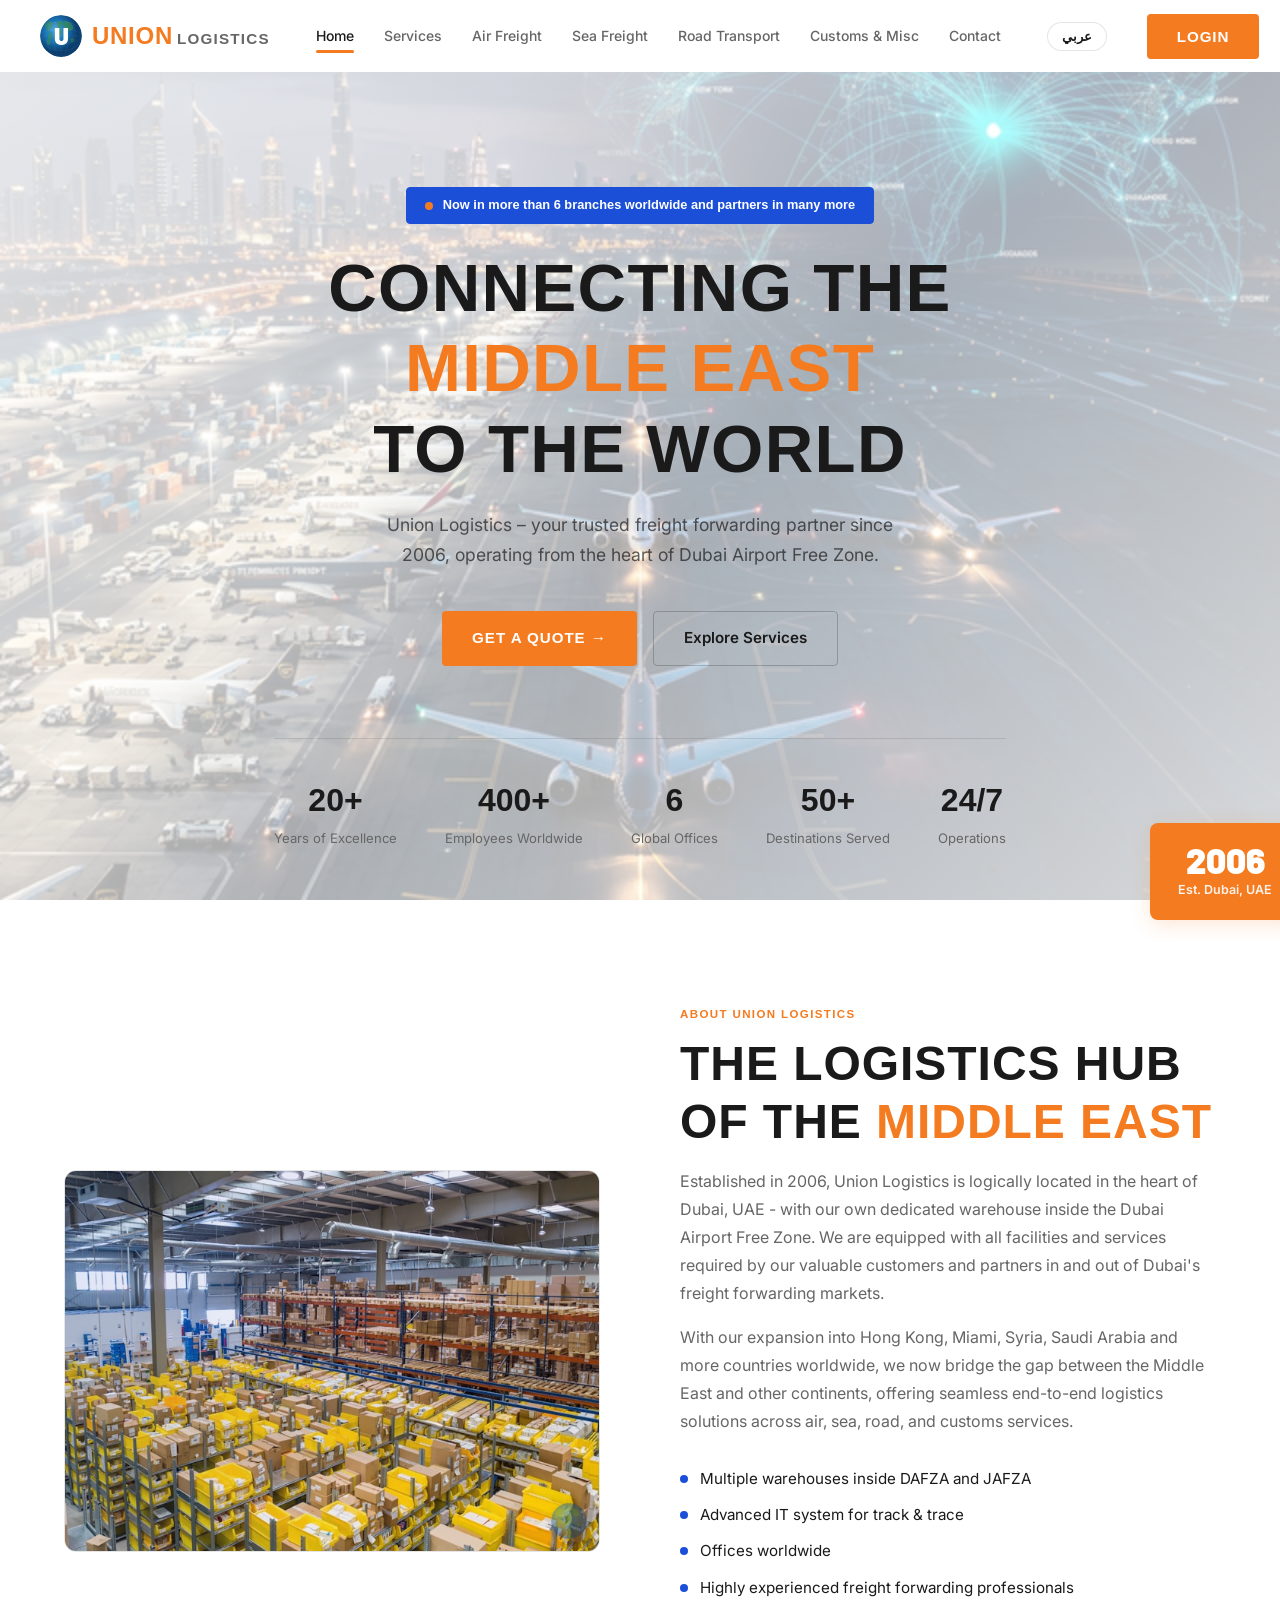
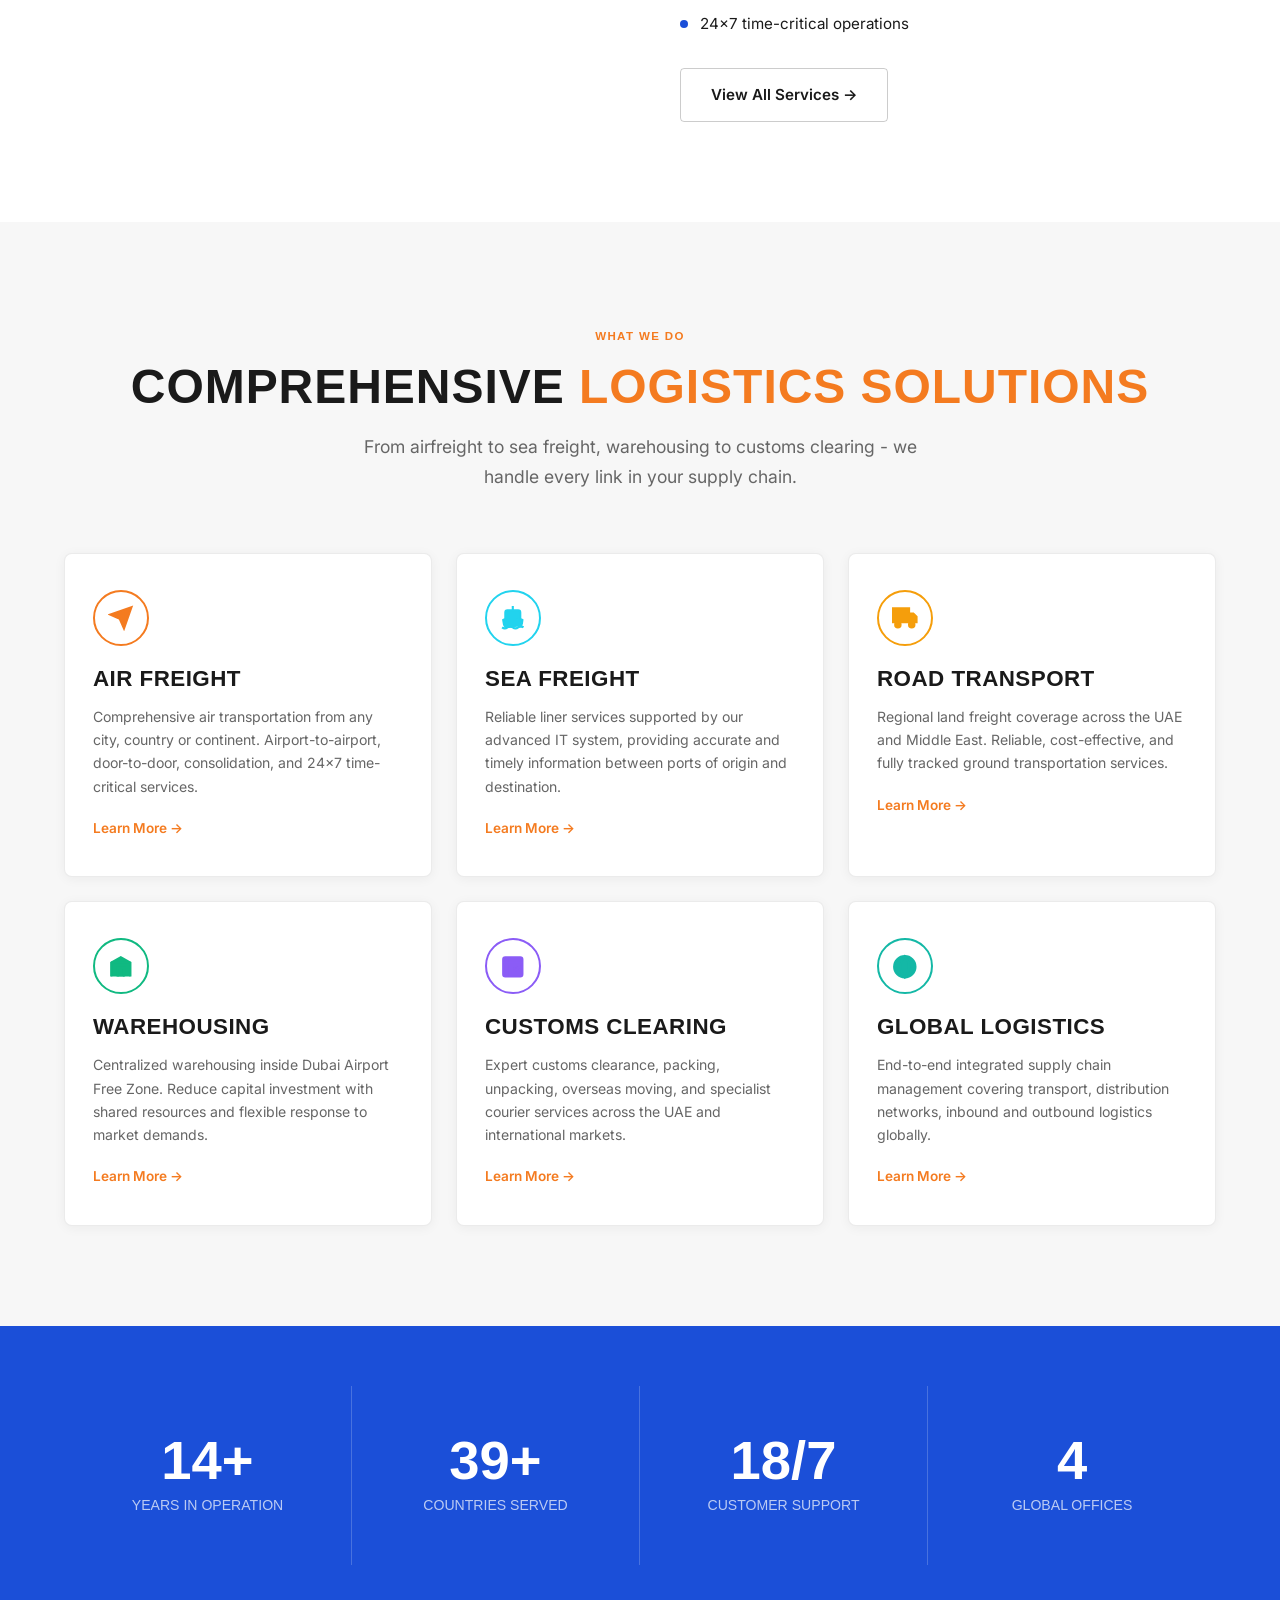
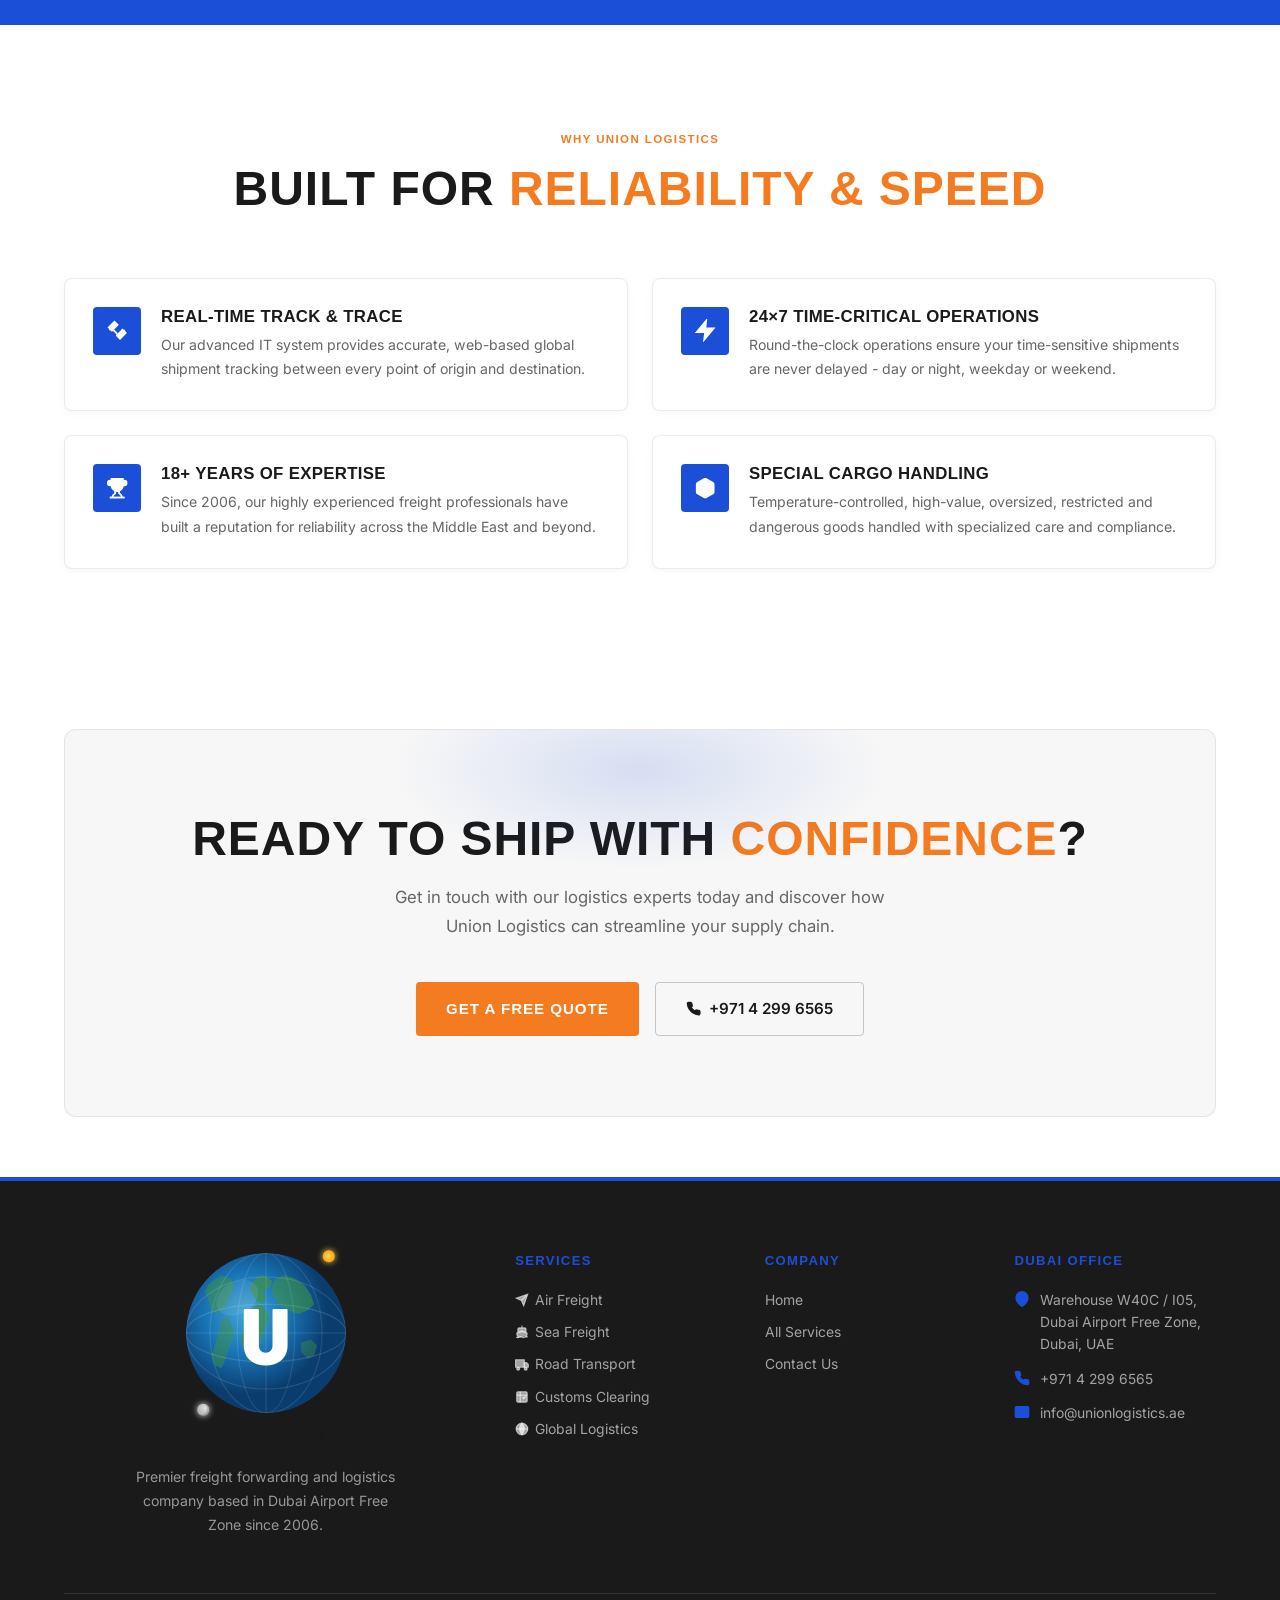
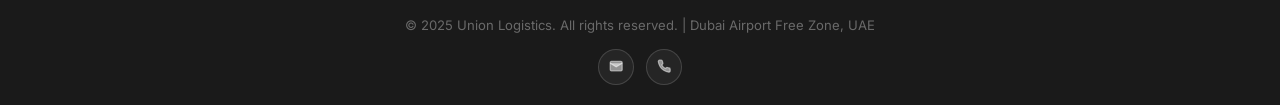
<file: index.html>
<!DOCTYPE html>
<html data-theme="express" lang="en">
<head>
  <meta charset="UTF-8">
  <meta name="viewport" content="width=device-width, initial-scale=1.0">
  <title>Union Logistics – Global Freight & Logistics Solutions | Dubai, UAE</title>
  <meta name="description" content="Union Logistics – Premier freight forwarding and logistics company based in Dubai Airport Free Zone since 2006. Air freight, sea freight, road transport, customs clearing and warehousing.">
  <link href="https://fonts.googleapis.com/css2?family=Noto+Sans+Arabic:wght@400;600;700;900&display=swap" rel="stylesheet">
  <link rel="stylesheet" href="css/icons.css">
  <link rel="stylesheet" href="css/style.css?v=20260317c">
  <link rel="icon" type="image/svg+xml" href="data:image/svg+xml,<svg xmlns='http://www.w3.org/2000/svg' viewBox='0 0 32 32'><rect width='32' height='32' rx='8' fill='%231B4FD8'/><text y='22' x='5' font-size='18' font-family='Arial' font-weight='900' fill='white'>U</text></svg>">
</head>
<body>

<!-- ── Navbar ── -->
<nav class="navbar" id="navbar">
  <div class="navbar-inner">
    <a href="index.html" class="logo">
      <div class="logo-globe"><span class="logo-u">U</span></div>
      <div class="logo-wordmark">
        <span class="logo-union">UNION</span>
        <span class="logo-logistics">LOGISTICS</span>
      </div>
    </a>
    <div class="nav-links">
      <a href="index.html" class="active">Home</a>
      <a href="services.html">Services</a>
      <a href="air-freight.html">Air Freight</a>
      <a href="sea-freight.html">Sea Freight</a>
      <a href="road-transport.html">Road Transport</a>
      <a href="customs-clearing.html">Customs &amp; Misc</a>
      <a href="contact.html">Contact</a>
    </div>
    <button id="langToggle" class="lang-toggle" onclick="toggleLanguage()">عربي</button>
    <button class="btn btn-gold nav-cta" onclick="document.getElementById('loginModal').style.display='flex'">Login</button>
    <button class="hamburger" id="hamburger" aria-label="Menu">
      <span></span><span></span><span></span>
    </button>
  </div>
</nav>

<!-- Mobile Menu -->
<div class="mobile-menu" id="mobileMenu">
  <a href="index.html">Home</a>
  <a href="services.html">Services</a>
  <a href="air-freight.html">Air Freight</a>
  <a href="sea-freight.html">Sea Freight</a>
  <a href="road-transport.html">Road Transport</a>
  <a href="customs-clearing.html">Customs &amp; Misc</a>
  <a href="contact.html">Contact</a>
  <a href="contact.html" class="btn btn-gold" style="margin-top:16px;">Get a Quote</a>
</div>

<!-- ── Hero ── -->
<section class="hero">
  <div class="hero-bg"></div>
  <div class="hero-overlay"></div>
  <div class="hero-content">
    <div class="hero-badge">
      <span></span>
      Now in more than 6 branches worldwide and partners in many more
    </div>
    <h1>Connecting the<br><span class="gradient-text">Middle East</span><br>to the World</h1>
    <p class="hero-sub">Union Logistics – your trusted freight forwarding partner since 2006, operating from the heart of Dubai Airport Free Zone.</p>
    <div class="hero-actions">
      <a href="contact.html" class="btn btn-gold">Get a Quote →</a>
      <a href="services.html" class="btn btn-outline">Explore Services</a>
    </div>
    <div class="hero-stats">
      <div>
        <div class="hero-stat-num"><span data-target="20" data-suffix="+">0+</span></div>
        <div class="hero-stat-label">Years of Excellence</div>
      </div>
      <div>
        <div class="hero-stat-num"><span data-target="400" data-suffix="+">0+</span></div>
        <div class="hero-stat-label">Employees Worldwide</div>
      </div>
      <div>
        <div class="hero-stat-num"><span data-target="6" data-suffix="">0</span></div>
        <div class="hero-stat-label">Global Offices</div>
      </div>
      <div>
        <div class="hero-stat-num"><span data-target="50" data-suffix="+">0+</span></div>
        <div class="hero-stat-label">Destinations Served</div>
      </div>
      <div>
        <div class="hero-stat-num"><span data-target="24" data-suffix="/7">0/7</span></div>
        <div class="hero-stat-label">Operations</div>
      </div>
    </div>
  </div>
  <div class="scroll-indicator">
    <span>Scroll</span>
    <div class="scroll-line"></div>
  </div>
</section>

<!-- ── About ── -->
<section class="section">
  <div class="container">
    <div class="about-grid">
      <div class="about-visual">
        <div class="about-image-wrap">
          <img src="images/warehouse.jpg" alt="Dubai Airport Free Zone – Union Logistics Warehouse">
        </div>
        <div class="about-badge">
          <div class="about-badge-num">2006</div>
          <div class="about-badge-text">Est. Dubai, UAE</div>
        </div>
      </div>
      <div class="reveal">
        <span class="section-label">About Union Logistics</span>
        <h2 class="section-title">The Logistics Hub of the <span class="gradient-text">Middle East</span></h2>
        <p>Established in 2006, Union Logistics is logically located in the heart of Dubai, UAE - with our own dedicated warehouse inside the Dubai Airport Free Zone. We are equipped with all facilities and services required by our valuable customers and partners in and out of Dubai's freight forwarding markets.</p>
        <p style="margin-top:16px;">With our expansion into Hong Kong, Miami, Syria, Saudi Arabia and more countries worldwide, we now bridge the gap between the Middle East and other continents, offering seamless end-to-end logistics solutions across air, sea, road, and customs services.</p>
        <div class="about-features">
          <div class="about-feature">Multiple warehouses inside DAFZA and JAFZA</div>
          <div class="about-feature">Advanced IT system for track &amp; trace</div>
          <div class="about-feature">Offices worldwide</div>
          <div class="about-feature">Highly experienced freight forwarding professionals</div>
          <div class="about-feature">24×7 time-critical operations</div>
        </div>
        <a href="services.html" class="btn btn-outline" style="margin-top:32px;">View All Services →</a>
      </div>
    </div>
  </div>
</section>

<!-- ── Services ── -->
<section class="section services-section">
  <div class="container">
    <div class="text-center reveal">
      <span class="section-label">What We Do</span>
      <h2 class="section-title">Comprehensive <span class="gradient-text">Logistics Solutions</span></h2>
      <p class="section-subtitle" style="margin: 0 auto;">From airfreight to sea freight, warehousing to customs clearing - we handle every link in your supply chain.</p>
    </div>
    <div class="services-grid">
      <div class="service-card reveal reveal-delay-1">
        <div class="service-icon service-icon-bg-blue"><svg class="icon" viewBox="0 0 24 24" fill="none" stroke="currentColor" stroke-width="2"><path d="M22 2L11 13M22 2l-7 20-4-9-9-4 20-7z"/></svg></div>
        <h3>Air Freight</h3>
        <p>Comprehensive air transportation from any city, country or continent. Airport-to-airport, door-to-door, consolidation, and 24×7 time-critical services.</p>
        <a href="air-freight.html" class="service-link">Learn More →</a>
      </div>
      <div class="service-card reveal reveal-delay-2">
        <div class="service-icon service-icon-bg-cyan"><svg class="icon" viewBox="0 0 24 24" fill="none" stroke="currentColor" stroke-width="2"><path d="M2 21c.6.5 1.2 1 2.5 1 2.5 0 2.5-2 5-2s2.5 2 5 2 2.5-2 5-2c1.3 0 1.9.5 2.5 1"/><path d="M19.38 20A11.6 11.6 0 0 0 21 14l-9-4-9 4c0 2.9.94 5.34 2.81 7.76"/><path d="M19 13V7a2 2 0 0 0-2-2H7a2 2 0 0 0-2 2v6"/><path d="M12 1v4"/></svg></div>
        <h3>Sea Freight</h3>
        <p>Reliable liner services supported by our advanced IT system, providing accurate and timely information between ports of origin and destination.</p>
        <a href="sea-freight.html" class="service-link">Learn More →</a>
      </div>
      <div class="service-card reveal reveal-delay-3">
        <div class="service-icon service-icon-bg-gold"><svg class="icon" viewBox="0 0 24 24" fill="none" stroke="currentColor" stroke-width="2"><path d="M1 3h15v13H1z"/><path d="M16 8h4l3 3v5h-7V8z"/><circle cx="5.5" cy="18.5" r="2.5"/><circle cx="18.5" cy="18.5" r="2.5"/></svg></div>
        <h3>Road Transport</h3>
        <p>Regional land freight coverage across the UAE and Middle East. Reliable, cost-effective, and fully tracked ground transportation services.</p>
        <a href="road-transport.html" class="service-link">Learn More →</a>
      </div>
      <div class="service-card reveal reveal-delay-1">
        <div class="service-icon service-icon-bg-green"><svg class="icon" viewBox="0 0 24 24" fill="none" stroke="currentColor" stroke-width="2"><path d="M3 21V8l9-5 9 5v13"/><path d="M9 21V13h6v8"/><path d="M3 8h18"/></svg></div>
        <h3>Warehousing</h3>
        <p>Centralized warehousing inside Dubai Airport Free Zone. Reduce capital investment with shared resources and flexible response to market demands.</p>
        <a href="services.html" class="service-link">Learn More →</a>
      </div>
      <div class="service-card reveal reveal-delay-2">
        <div class="service-icon service-icon-bg-purple"><svg class="icon" viewBox="0 0 24 24" fill="none" stroke="currentColor" stroke-width="2"><rect x="3" y="3" width="18" height="18" rx="2"/><path d="M9 3v18"/><path d="M3 9h18"/><path d="M13 13l2 2 4-4"/></svg></div>
        <h3>Customs Clearing</h3>
        <p>Expert customs clearance, packing, unpacking, overseas moving, and specialist courier services across the UAE and international markets.</p>
        <a href="customs-clearing.html" class="service-link">Learn More →</a>
      </div>
      <div class="service-card reveal reveal-delay-3">
        <div class="service-icon service-icon-bg-teal"><svg class="icon" viewBox="0 0 24 24" fill="none" stroke="currentColor" stroke-width="2"><circle cx="12" cy="12" r="10"/><path d="M2 12h20"/><path d="M12 2a15.3 15.3 0 0 1 4 10 15.3 15.3 0 0 1-4 10 15.3 15.3 0 0 1-4-10 15.3 15.3 0 0 1 4-10z"/></svg></div>
        <h3>Global Logistics</h3>
        <p>End-to-end integrated supply chain management covering transport, distribution networks, inbound and outbound logistics globally.</p>
        <a href="services.html" class="service-link">Learn More →</a>
      </div>
    </div>
  </div>
</section>

<!-- ── Stats Bar ── -->
<section class="stats-bar section-sm">
  <div class="container">
    <div class="stats-grid">
      <div class="stat-item reveal">
        <div class="stat-num"><span data-target="18" data-suffix="+">0+</span></div>
        <div class="stat-label">Years in Operation</div>
      </div>
      <div class="stat-item reveal reveal-delay-1">
        <div class="stat-num"><span data-target="50" data-suffix="+">0+</span></div>
        <div class="stat-label">Countries Served</div>
      </div>
      <div class="stat-item reveal reveal-delay-2">
        <div class="stat-num"><span data-target="24" data-suffix="/7">0/7</span></div>
        <div class="stat-label">Customer Support</div>
      </div>
      <div class="stat-item reveal reveal-delay-3">
        <div class="stat-num"><span data-target="6" data-suffix="">0</span></div>
        <div class="stat-label">Global Offices</div>
      </div>
    </div>
  </div>
</section>

<!-- ── Why Choose Us ── -->
<section class="section">
  <div class="container">
    <div class="text-center reveal">
      <span class="section-label">Why Union Logistics</span>
      <h2 class="section-title">Built for <span class="gradient-text">Reliability &amp; Speed</span></h2>
    </div>
    <div class="features-grid">
      <div class="feature-card reveal reveal-delay-1">
        <div class="feature-icon-wrap"><svg class="icon" viewBox="0 0 24 24" fill="none" stroke="currentColor" stroke-width="2"><path d="M13 7L9 3 3 9l4 4"/><path d="M11 17l4 4 6-6-4-4"/><path d="m8 12 4 4"/><path d="M5 8a3 3 0 0 0 0 4"/><path d="M19 12a3 3 0 0 1 0 4"/></svg></div>
        <div>
          <h4>Real-Time Track &amp; Trace</h4>
          <p>Our advanced IT system provides accurate, web-based global shipment tracking between every point of origin and destination.</p>
        </div>
      </div>
      <div class="feature-card reveal reveal-delay-2">
        <div class="feature-icon-wrap"><svg class="icon" viewBox="0 0 24 24" fill="none" stroke="currentColor" stroke-width="2"><polygon points="13 2 3 14 12 14 11 22 21 10 12 10 13 2"/></svg></div>
        <div>
          <h4>24×7 Time-Critical Operations</h4>
          <p>Round-the-clock operations ensure your time-sensitive shipments are never delayed - day or night, weekday or weekend.</p>
        </div>
      </div>
      <div class="feature-card reveal reveal-delay-3">
        <div class="feature-icon-wrap"><svg class="icon" viewBox="0 0 24 24" fill="none" stroke="currentColor" stroke-width="2"><path d="M6 9H4.5a2.5 2.5 0 0 1 0-5H6"/><path d="M18 9h1.5a2.5 2.5 0 0 0 0-5H18"/><path d="M4 22h16"/><path d="M10 14.66V17c0 .55-.47.98-.97 1.21C7.85 18.75 7 20 7 22"/><path d="M14 14.66V17c0 .55.47.98.97 1.21C16.15 18.75 17 20 17 22"/><path d="M18 2H6v7a6 6 0 0 0 12 0V2Z"/></svg></div>
        <div>
          <h4>18+ Years of Expertise</h4>
          <p>Since 2006, our highly experienced freight professionals have built a reputation for reliability across the Middle East and beyond.</p>
        </div>
      </div>
      <div class="feature-card reveal reveal-delay-4">
        <div class="feature-icon-wrap"><svg class="icon" viewBox="0 0 24 24" fill="none" stroke="currentColor" stroke-width="2"><path d="M16.5 9.4l-9-5.19M21 16V8a2 2 0 0 0-1-1.73l-7-4a2 2 0 0 0-2 0l-7 4A2 2 0 0 0 3 8v8a2 2 0 0 0 1 1.73l7 4a2 2 0 0 0 2 0l7-4A2 2 0 0 0 21 16z"/><polyline points="3.27 6.96 12 12.01 20.73 6.96"/><line x1="12" y1="22.08" x2="12" y2="12"/></svg></div>
        <div>
          <h4>Special Cargo Handling</h4>
          <p>Temperature-controlled, high-value, oversized, restricted and dangerous goods handled with specialized care and compliance.</p>
        </div>
      </div>
    </div>
  </div>
</section>

<!-- ── CTA ── -->
<section class="section-sm">
  <div class="container">
    <div class="cta-banner reveal">
      <h2>Ready to Ship with <span class="gradient-text">Confidence</span>?</h2>
      <p>Get in touch with our logistics experts today and discover how Union Logistics can streamline your supply chain.</p>
      <div class="cta-actions">
        <a href="contact.html" class="btn btn-gold">Get a Free Quote</a>
        <a href="tel:+97142996565" class="btn btn-outline"><svg class="icon" viewBox="0 0 24 24" fill="none" stroke="currentColor" stroke-width="2"><path d="M22 16.92v3a2 2 0 0 1-2.18 2 19.79 19.79 0 0 1-8.63-3.07 19.5 19.5 0 0 1-6-6 19.79 19.79 0 0 1-3.07-8.67A2 2 0 0 1 4.11 2h3a2 2 0 0 1 2 1.72 12.84 12.84 0 0 0 .7 2.81 2 2 0 0 1-.45 2.11L8.09 9.91a16 16 0 0 0 6 6l1.27-1.27a2 2 0 0 1 2.11-.45 12.84 12.84 0 0 0 2.81.7A2 2 0 0 1 22 16.92z"/></svg> +971 4 299 6565</a>
      </div>
    </div>
  </div>
</section>

<!-- ── Footer ── -->
<footer class="footer">
  <div class="container">
    <div class="footer-grid">
      <div class="footer-brand">
        <a href="index.html" class="logo">
          <div class="logo-globe"><span class="logo-u">U</span></div>
          <div class="logo-text">Union <span>Logistics</span></div>
        </a>
        <p>Premier freight forwarding and logistics company based in Dubai Airport Free Zone since 2006.</p>
      </div>
      <div class="footer-col">
        <h5>Services</h5>
        <div class="footer-links">
          <a href="air-freight.html"><svg class="icon" viewBox="0 0 24 24" fill="none" stroke="currentColor" stroke-width="2"><path d="M22 2L11 13M22 2l-7 20-4-9-9-4 20-7z"/></svg> Air Freight</a>
          <a href="sea-freight.html"><svg class="icon" viewBox="0 0 24 24" fill="none" stroke="currentColor" stroke-width="2"><path d="M2 21c.6.5 1.2 1 2.5 1 2.5 0 2.5-2 5-2s2.5 2 5 2 2.5-2 5-2c1.3 0 1.9.5 2.5 1"/><path d="M19.38 20A11.6 11.6 0 0 0 21 14l-9-4-9 4c0 2.9.94 5.34 2.81 7.76"/><path d="M19 13V7a2 2 0 0 0-2-2H7a2 2 0 0 0-2 2v6"/><path d="M12 1v4"/></svg> Sea Freight</a>
          <a href="road-transport.html"><svg class="icon" viewBox="0 0 24 24" fill="none" stroke="currentColor" stroke-width="2"><path d="M1 3h15v13H1z"/><path d="M16 8h4l3 3v5h-7V8z"/><circle cx="5.5" cy="18.5" r="2.5"/><circle cx="18.5" cy="18.5" r="2.5"/></svg> Road Transport</a>
          <a href="customs-clearing.html"><svg class="icon" viewBox="0 0 24 24" fill="none" stroke="currentColor" stroke-width="2"><rect x="3" y="3" width="18" height="18" rx="2"/><path d="M9 3v18"/><path d="M3 9h18"/><path d="M13 13l2 2 4-4"/></svg> Customs Clearing</a>
          <a href="services.html"><svg class="icon" viewBox="0 0 24 24" fill="none" stroke="currentColor" stroke-width="2"><circle cx="12" cy="12" r="10"/><path d="M2 12h20"/><path d="M12 2a15.3 15.3 0 0 1 4 10 15.3 15.3 0 0 1-4 10 15.3 15.3 0 0 1-4-10 15.3 15.3 0 0 1 4-10z"/></svg> Global Logistics</a>
        </div>
      </div>
      <div class="footer-col">
        <h5>Company</h5>
        <div class="footer-links">
          <a href="index.html">Home</a>
          <a href="services.html">All Services</a>
          <a href="contact.html">Contact Us</a>
        </div>
      </div>
      <div class="footer-col">
        <h5>Dubai Office</h5>
        <div class="footer-contact-item">
          <span class="footer-contact-icon"><svg class="icon" viewBox="0 0 24 24" fill="none" stroke="currentColor" stroke-width="2"><path d="M21 10c0 7-9 13-9 13s-9-6-9-13a9 9 0 0 1 18 0z"/><circle cx="12" cy="10" r="3"/></svg></span>
          <span>Warehouse W40C / I05, Dubai Airport Free Zone, Dubai, UAE</span>
        </div>
        <div class="footer-contact-item">
          <span class="footer-contact-icon"><svg class="icon" viewBox="0 0 24 24" fill="none" stroke="currentColor" stroke-width="2"><path d="M22 16.92v3a2 2 0 0 1-2.18 2 19.79 19.79 0 0 1-8.63-3.07 19.5 19.5 0 0 1-6-6 19.79 19.79 0 0 1-3.07-8.67A2 2 0 0 1 4.11 2h3a2 2 0 0 1 2 1.72 12.84 12.84 0 0 0 .7 2.81 2 2 0 0 1-.45 2.11L8.09 9.91a16 16 0 0 0 6 6l1.27-1.27a2 2 0 0 1 2.11-.45 12.84 12.84 0 0 0 2.81.7A2 2 0 0 1 22 16.92z"/></svg></span>
          <a href="tel:+97142996565">+971 4 299 6565</a>
        </div>
        <div class="footer-contact-item">
          <span class="footer-contact-icon"><svg class="icon" viewBox="0 0 24 24" fill="none" stroke="currentColor" stroke-width="2"><rect x="2" y="4" width="20" height="16" rx="2"/><path d="m22 7-8.97 5.7a1.94 1.94 0 0 1-2.06 0L2 7"/></svg></span>
          <a href="mailto:info@unionlogistics.ae">info@unionlogistics.ae</a>
        </div>
      </div>
    </div>
    <div class="footer-bottom">
      <p>&copy; 2025 Union Logistics. All rights reserved. | Dubai Airport Free Zone, UAE</p>
      <div class="footer-socials">
        <a href="mailto:info@unionlogistics.ae" class="social-link"><svg class="icon" viewBox="0 0 24 24" fill="none" stroke="currentColor" stroke-width="2"><rect x="2" y="4" width="20" height="16" rx="2"/><path d="m22 7-8.97 5.7a1.94 1.94 0 0 1-2.06 0L2 7"/></svg></a>
        <a href="tel:+97142996565" class="social-link"><svg class="icon" viewBox="0 0 24 24" fill="none" stroke="currentColor" stroke-width="2"><path d="M22 16.92v3a2 2 0 0 1-2.18 2 19.79 19.79 0 0 1-8.63-3.07 19.5 19.5 0 0 1-6-6 19.79 19.79 0 0 1-3.07-8.67A2 2 0 0 1 4.11 2h3a2 2 0 0 1 2 1.72 12.84 12.84 0 0 0 .7 2.81 2 2 0 0 1-.45 2.11L8.09 9.91a16 16 0 0 0 6 6l1.27-1.27a2 2 0 0 1 2.11-.45 12.84 12.84 0 0 0 2.81.7A2 2 0 0 1 22 16.92z"/></svg></a>
      </div>
    </div>
  </div>
</footer>

<script src="js/main.js?v=20260317c"></script>

<!-- Login Modal -->
<div id="loginModal" style="display:none;position:fixed;inset:0;z-index:9999;background:rgba(0,0,0,0.6);backdrop-filter:blur(8px);align-items:center;justify-content:center;" onclick="if(event.target===this)this.style.display='none'">
  <div style="background:var(--navy,#0a1628);border:1px solid rgba(255,255,255,0.1);border-radius:16px;padding:28px 32px;max-width:420px;width:90%;text-align:center;box-shadow:0 24px 64px rgba(0,0,0,0.5);position:relative;">
    <button onclick="document.getElementById('loginModal').style.display='none'" style="position:absolute;top:16px;right:16px;background:none;border:none;color:var(--muted,#8899aa);font-size:1.5rem;cursor:pointer;line-height:1;">&times;</button>
    <div style="width:150px;height:150px;margin:0 auto 16px;background:url('images/globe.svg') center/cover no-repeat;border-radius:50%;"></div>
    <h3 style="color:var(--white,#fff);margin-bottom:12px;font-size:1.4rem;">Client Portal</h3>
    <p style="color:var(--orange,#F47B20);font-weight:700;font-size:1.1rem;margin-bottom:8px;">Full Management System Coming Soon!</p>
    <p style="color:var(--muted,#8899aa);font-size:0.9rem;line-height:1.6;">We are building an exciting client management portal. Stay tuned for shipment tracking, documentation, and more.</p>
    <a href="contact.html" class="btn btn-orange" style="margin-top:24px;width:100%;justify-content:center;">Contact Us Instead &rarr;</a>
  </div>
</div>

<script src="js/lang.js"></script>
</body>
</html>
</file>
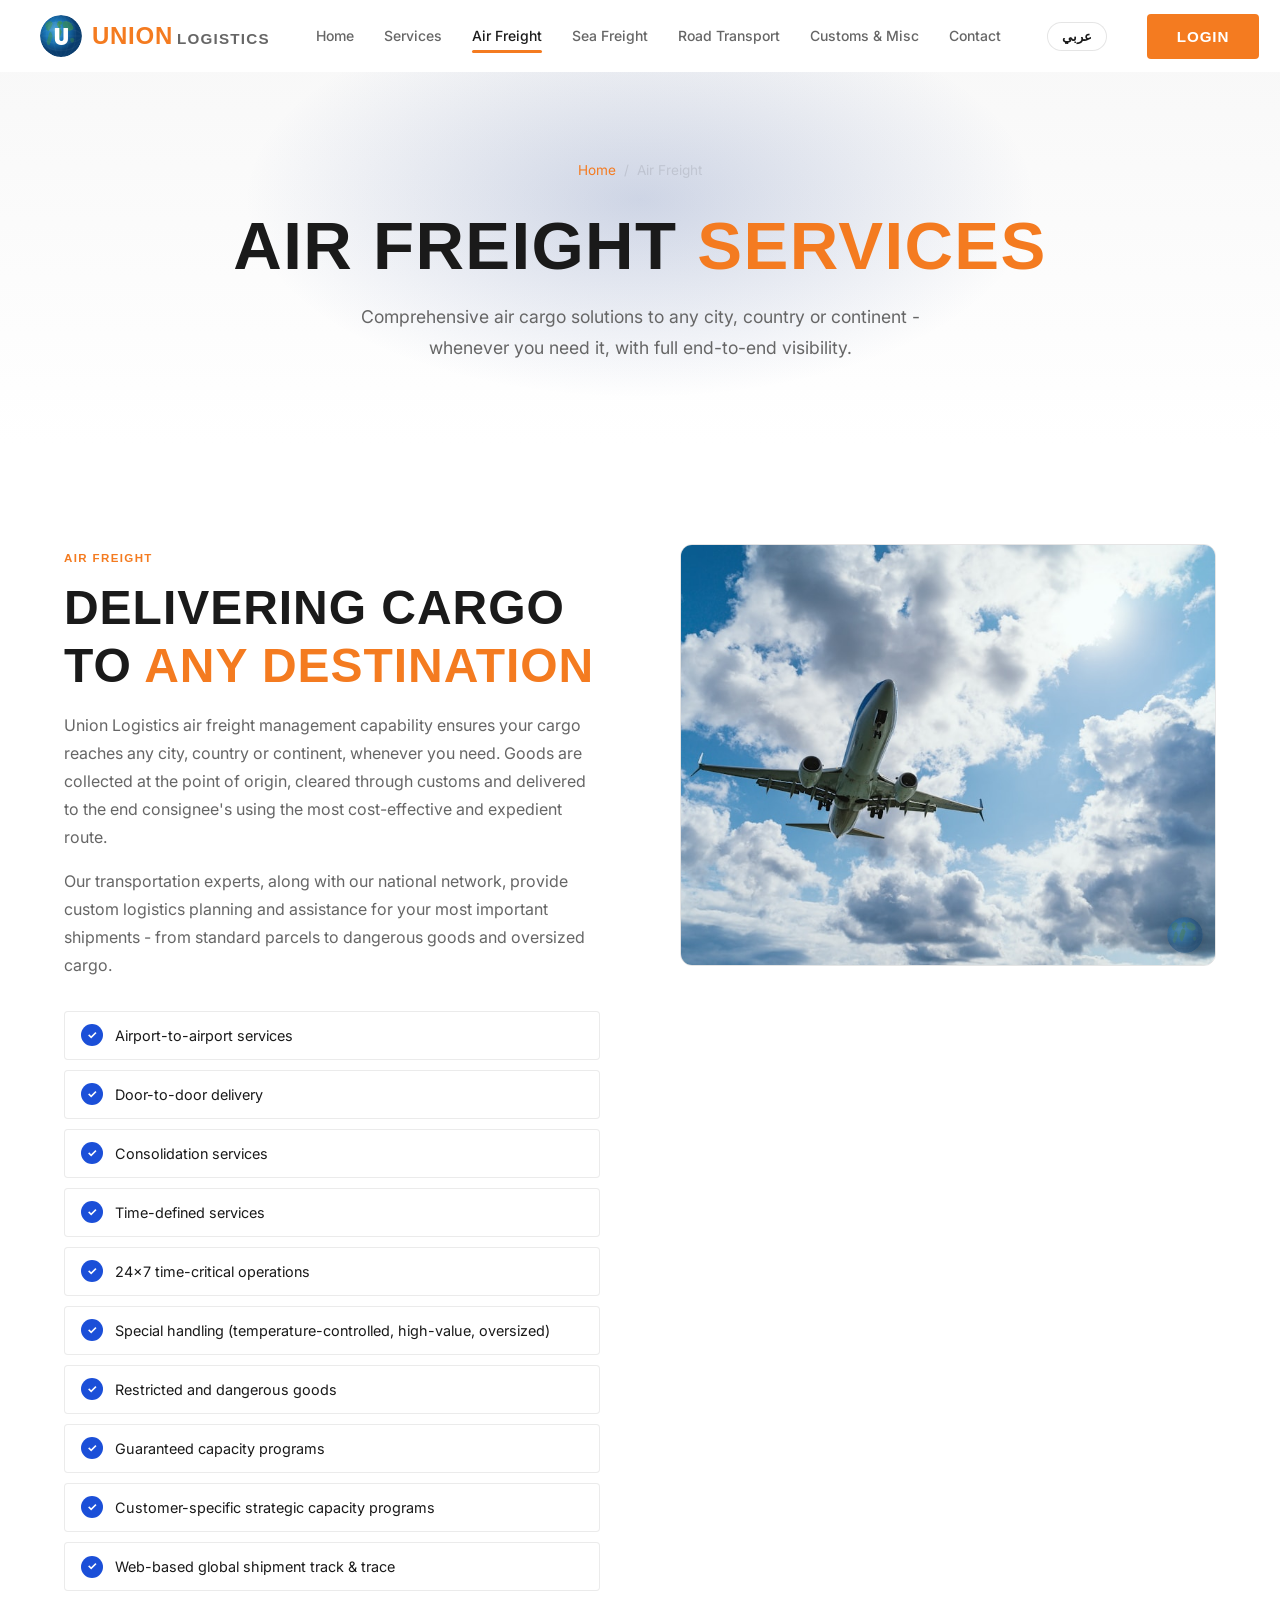
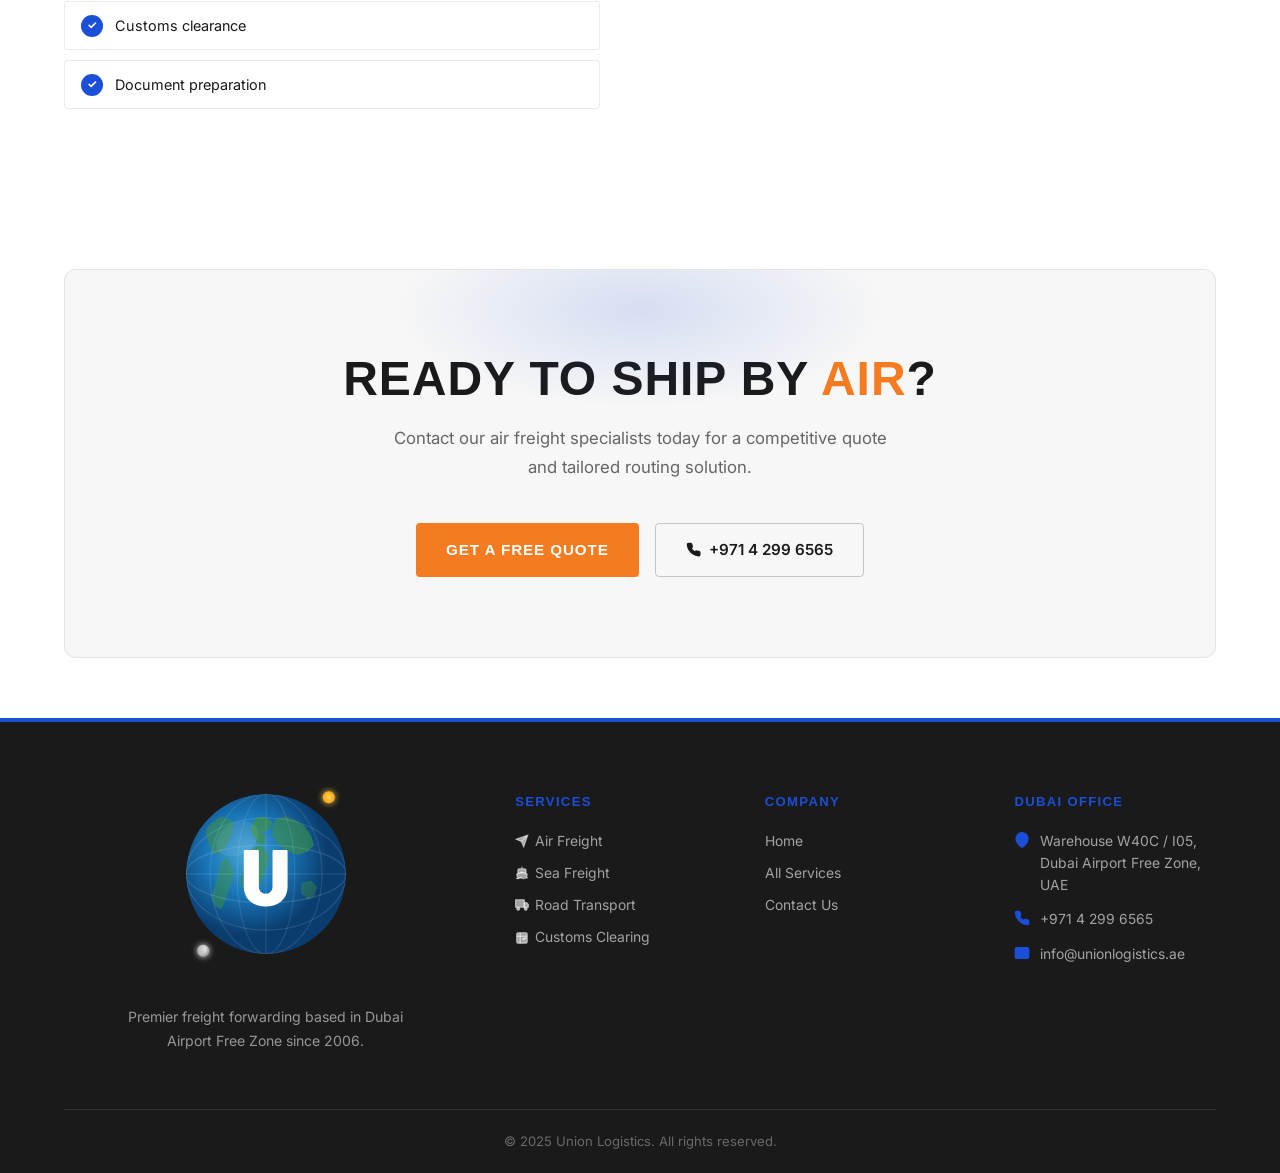
<file: air-freight.html>
<!DOCTYPE html>
<html data-theme="express" lang="en">
<head>
  <meta charset="UTF-8">
  <meta name="viewport" content="width=device-width, initial-scale=1.0">
  <title>Air Freight Services – Union Logistics | Dubai, UAE</title>
  <meta name="description" content="Union Logistics air freight services: airport-to-airport, door-to-door, consolidation, 24/7 time-critical, special handling, customs clearance and more.">
  <link href="https://fonts.googleapis.com/css2?family=Noto+Sans+Arabic:wght@400;600;700;900&display=swap" rel="stylesheet">
  <link rel="stylesheet" href="css/icons.css">
  <link rel="stylesheet" href="css/style.css?v=20260317c">
  <link rel="icon" type="image/svg+xml" href="data:image/svg+xml,<svg xmlns='http://www.w3.org/2000/svg' viewBox='0 0 32 32'><rect width='32' height='32' rx='8' fill='%231B4FD8'/><text y='22' x='5' font-size='18' font-family='Arial' font-weight='900' fill='white'>U</text></svg>">
</head>
<body>

<nav class="navbar" id="navbar">
  <div class="navbar-inner">
    <a href="index.html" class="logo">
      <div class="logo-globe"><span class="logo-u">U</span></div>
      <div class="logo-wordmark">
        <span class="logo-union">UNION</span>
        <span class="logo-logistics">LOGISTICS</span>
      </div>
    </a>
    <div class="nav-links">
      <a href="index.html">Home</a>
      <a href="services.html">Services</a>
      <a href="air-freight.html" class="active">Air Freight</a>
      <a href="sea-freight.html">Sea Freight</a>
      <a href="road-transport.html">Road Transport</a>
      <a href="customs-clearing.html">Customs &amp; Misc</a>
      <a href="contact.html">Contact</a>
    </div>
    <button id="langToggle" class="lang-toggle" onclick="toggleLanguage()">عربي</button>
    <button class="btn btn-gold nav-cta" onclick="document.getElementById('loginModal').style.display='flex'">Login</button>
    <button class="hamburger" id="hamburger" aria-label="Menu"><span></span><span></span><span></span></button>
  </div>
</nav>
<div class="mobile-menu" id="mobileMenu">
  <a href="index.html">Home</a><a href="services.html">Services</a><a href="air-freight.html">Air Freight</a>
  <a href="sea-freight.html">Sea Freight</a><a href="road-transport.html">Road Transport</a>
  <a href="customs-clearing.html">Customs &amp; Misc</a><a href="contact.html">Contact</a>
  <a href="contact.html" class="btn btn-gold" style="margin-top:16px;">Get a Quote</a>
</div>

<section class="page-hero">
  <div class="container" style="position:relative;z-index:1;">
    <div class="breadcrumb"><a href="index.html">Home</a><span>/</span><span>Air Freight</span></div>
    <h1>Air Freight <span class="gradient-text">Services</span></h1>
    <p>Comprehensive air cargo solutions to any city, country or continent - whenever you need it, with full end-to-end visibility.</p>
  </div>
</section>

<section class="section">
  <div class="container">
    <div class="detail-grid">
      <div class="reveal">
        <span class="section-label">Air Freight</span>
        <h2 class="section-title">Delivering Cargo to <span class="gradient-text">Any Destination</span></h2>
        <p>Union Logistics air freight management capability ensures your cargo reaches any city, country or continent, whenever you need. Goods are collected at the point of origin, cleared through customs and delivered to the end consignee's using the most cost-effective and expedient route.</p>
        <p style="margin-top:16px;">Our transportation experts, along with our national network, provide custom logistics planning and assistance for your most important shipments - from standard parcels to dangerous goods and oversized cargo.</p>
        <div class="capability-list" style="margin-top:32px;">
          <div class="capability-item">Airport-to-airport services</div>
          <div class="capability-item">Door-to-door delivery</div>
          <div class="capability-item">Consolidation services</div>
          <div class="capability-item">Time-defined services</div>
          <div class="capability-item">24×7 time-critical operations</div>
          <div class="capability-item">Special handling (temperature-controlled, high-value, oversized)</div>
          <div class="capability-item">Restricted and dangerous goods</div>
          <div class="capability-item">Guaranteed capacity programs</div>
          <div class="capability-item">Customer-specific strategic capacity programs</div>
          <div class="capability-item">Web-based global shipment track &amp; trace</div>
          <div class="capability-item">Customs clearance</div>
          <div class="capability-item">Document preparation</div>
        </div>
      </div>
      <div class="detail-image reveal reveal-delay-2">
        <img src="images/air-freight-hero.jpg" alt="Air freight cargo plane at Dubai Airport">
      </div>
    </div>
  </div>
</section>

<section class="section-sm">
  <div class="container">
    <div class="cta-banner reveal">
      <h2>Ready to Ship by <span class="gradient-text">Air</span>?</h2>
      <p>Contact our air freight specialists today for a competitive quote and tailored routing solution.</p>
      <div class="cta-actions">
        <a href="contact.html" class="btn btn-gold">Get a Free Quote</a>
        <a href="tel:+97142996565" class="btn btn-outline"><svg class="icon" viewBox="0 0 24 24" fill="none" stroke="currentColor" stroke-width="2"><path d="M22 16.92v3a2 2 0 0 1-2.18 2 19.79 19.79 0 0 1-8.63-3.07 19.5 19.5 0 0 1-6-6 19.79 19.79 0 0 1-3.07-8.67A2 2 0 0 1 4.11 2h3a2 2 0 0 1 2 1.72 12.84 12.84 0 0 0 .7 2.81 2 2 0 0 1-.45 2.11L8.09 9.91a16 16 0 0 0 6 6l1.27-1.27a2 2 0 0 1 2.11-.45 12.84 12.84 0 0 0 2.81.7A2 2 0 0 1 22 16.92z"/></svg> +971 4 299 6565</a>
      </div>
    </div>
  </div>
</section>

<footer class="footer">
  <div class="container">
    <div class="footer-grid">
      <div class="footer-brand">
        <a href="index.html" class="logo"><div class="logo-globe"><span class="logo-u">U</span></div><div class="logo-text">Union <span>Logistics</span></div></a>
        <p>Premier freight forwarding based in Dubai Airport Free Zone since 2006.</p>
      </div>
      <div class="footer-col"><h5>Services</h5>
        <div class="footer-links">
          <a href="air-freight.html"><svg class="icon" viewBox="0 0 24 24" fill="none" stroke="currentColor" stroke-width="2"><path d="M22 2L11 13M22 2l-7 20-4-9-9-4 20-7z"/></svg> Air Freight</a><a href="sea-freight.html"><svg class="icon" viewBox="0 0 24 24" fill="none" stroke="currentColor" stroke-width="2"><path d="M2 21c.6.5 1.2 1 2.5 1 2.5 0 2.5-2 5-2s2.5 2 5 2 2.5-2 5-2c1.3 0 1.9.5 2.5 1"/><path d="M19.38 20A11.6 11.6 0 0 0 21 14l-9-4-9 4c0 2.9.94 5.34 2.81 7.76"/><path d="M19 13V7a2 2 0 0 0-2-2H7a2 2 0 0 0-2 2v6"/><path d="M12 1v4"/></svg> Sea Freight</a>
          <a href="road-transport.html"><svg class="icon" viewBox="0 0 24 24" fill="none" stroke="currentColor" stroke-width="2"><path d="M1 3h15v13H1z"/><path d="M16 8h4l3 3v5h-7V8z"/><circle cx="5.5" cy="18.5" r="2.5"/><circle cx="18.5" cy="18.5" r="2.5"/></svg> Road Transport</a><a href="customs-clearing.html"><svg class="icon" viewBox="0 0 24 24" fill="none" stroke="currentColor" stroke-width="2"><rect x="3" y="3" width="18" height="18" rx="2"/><path d="M9 3v18"/><path d="M3 9h18"/><path d="M13 13l2 2 4-4"/></svg> Customs Clearing</a>
        </div>
      </div>
      <div class="footer-col"><h5>Company</h5>
        <div class="footer-links"><a href="index.html">Home</a><a href="services.html">All Services</a><a href="contact.html">Contact Us</a></div>
      </div>
      <div class="footer-col"><h5>Dubai Office</h5>
        <div class="footer-contact-item"><span class="footer-contact-icon"><svg class="icon" viewBox="0 0 24 24" fill="none" stroke="currentColor" stroke-width="2"><path d="M21 10c0 7-9 13-9 13s-9-6-9-13a9 9 0 0 1 18 0z"/><circle cx="12" cy="10" r="3"/></svg></span><span>Warehouse W40C / I05, Dubai Airport Free Zone, UAE</span></div>
        <div class="footer-contact-item"><span class="footer-contact-icon"><svg class="icon" viewBox="0 0 24 24" fill="none" stroke="currentColor" stroke-width="2"><path d="M22 16.92v3a2 2 0 0 1-2.18 2 19.79 19.79 0 0 1-8.63-3.07 19.5 19.5 0 0 1-6-6 19.79 19.79 0 0 1-3.07-8.67A2 2 0 0 1 4.11 2h3a2 2 0 0 1 2 1.72 12.84 12.84 0 0 0 .7 2.81 2 2 0 0 1-.45 2.11L8.09 9.91a16 16 0 0 0 6 6l1.27-1.27a2 2 0 0 1 2.11-.45 12.84 12.84 0 0 0 2.81.7A2 2 0 0 1 22 16.92z"/></svg></span><a href="tel:+97142996565">+971 4 299 6565</a></div>
        <div class="footer-contact-item"><span class="footer-contact-icon"><svg class="icon" viewBox="0 0 24 24" fill="none" stroke="currentColor" stroke-width="2"><rect x="2" y="4" width="20" height="16" rx="2"/><path d="m22 7-8.97 5.7a1.94 1.94 0 0 1-2.06 0L2 7"/></svg></span><a href="mailto:info@unionlogistics.ae">info@unionlogistics.ae</a></div>
      </div>
    </div>
    <div class="footer-bottom">
      <p>&copy; 2025 Union Logistics. All rights reserved.</p>
    </div>
  </div>
</footer>
<script src="js/main.js?v=20260317c"></script>

<!-- Login Modal -->
<div id="loginModal" style="display:none;position:fixed;inset:0;z-index:9999;background:rgba(0,0,0,0.6);backdrop-filter:blur(8px);align-items:center;justify-content:center;" onclick="if(event.target===this)this.style.display='none'">
  <div style="background:var(--navy,#0a1628);border:1px solid rgba(255,255,255,0.1);border-radius:16px;padding:28px 32px;max-width:420px;width:90%;text-align:center;box-shadow:0 24px 64px rgba(0,0,0,0.5);position:relative;">
    <button onclick="document.getElementById('loginModal').style.display='none'" style="position:absolute;top:16px;right:16px;background:none;border:none;color:var(--muted,#8899aa);font-size:1.5rem;cursor:pointer;line-height:1;">&times;</button>
    <div style="width:150px;height:150px;margin:0 auto 16px;background:url('images/globe.svg') center/cover no-repeat;border-radius:50%;"></div>
    <h3 style="color:var(--white,#fff);margin-bottom:12px;font-size:1.4rem;">Client Portal</h3>
    <p style="color:var(--orange,#F47B20);font-weight:700;font-size:1.1rem;margin-bottom:8px;">Full Management System Coming Soon!</p>
    <p style="color:var(--muted,#8899aa);font-size:0.9rem;line-height:1.6;">We are building an exciting client management portal. Stay tuned for shipment tracking, documentation, and more.</p>
    <a href="contact.html" class="btn btn-orange" style="margin-top:24px;width:100%;justify-content:center;">Contact Us Instead &rarr;</a>
  </div>
</div>

<script src="js/lang.js"></script>
</body>
</html>
</file>
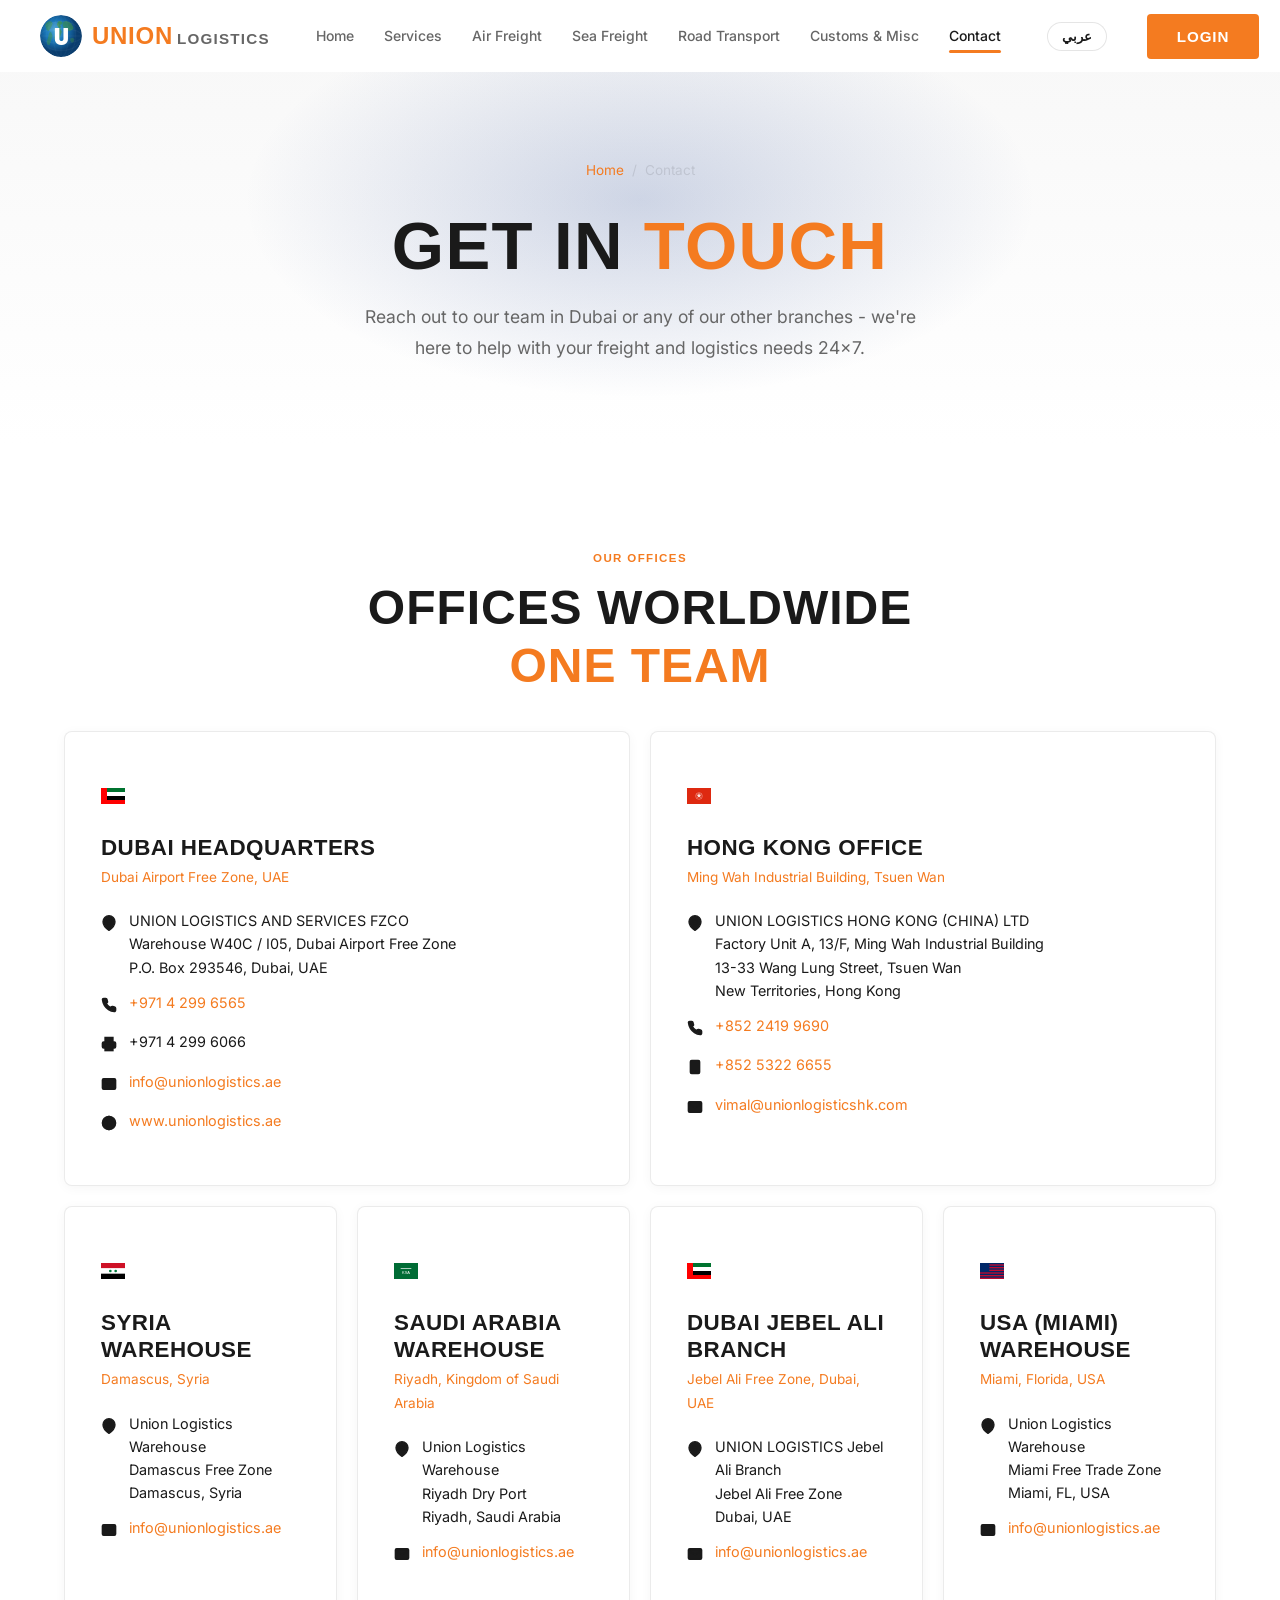
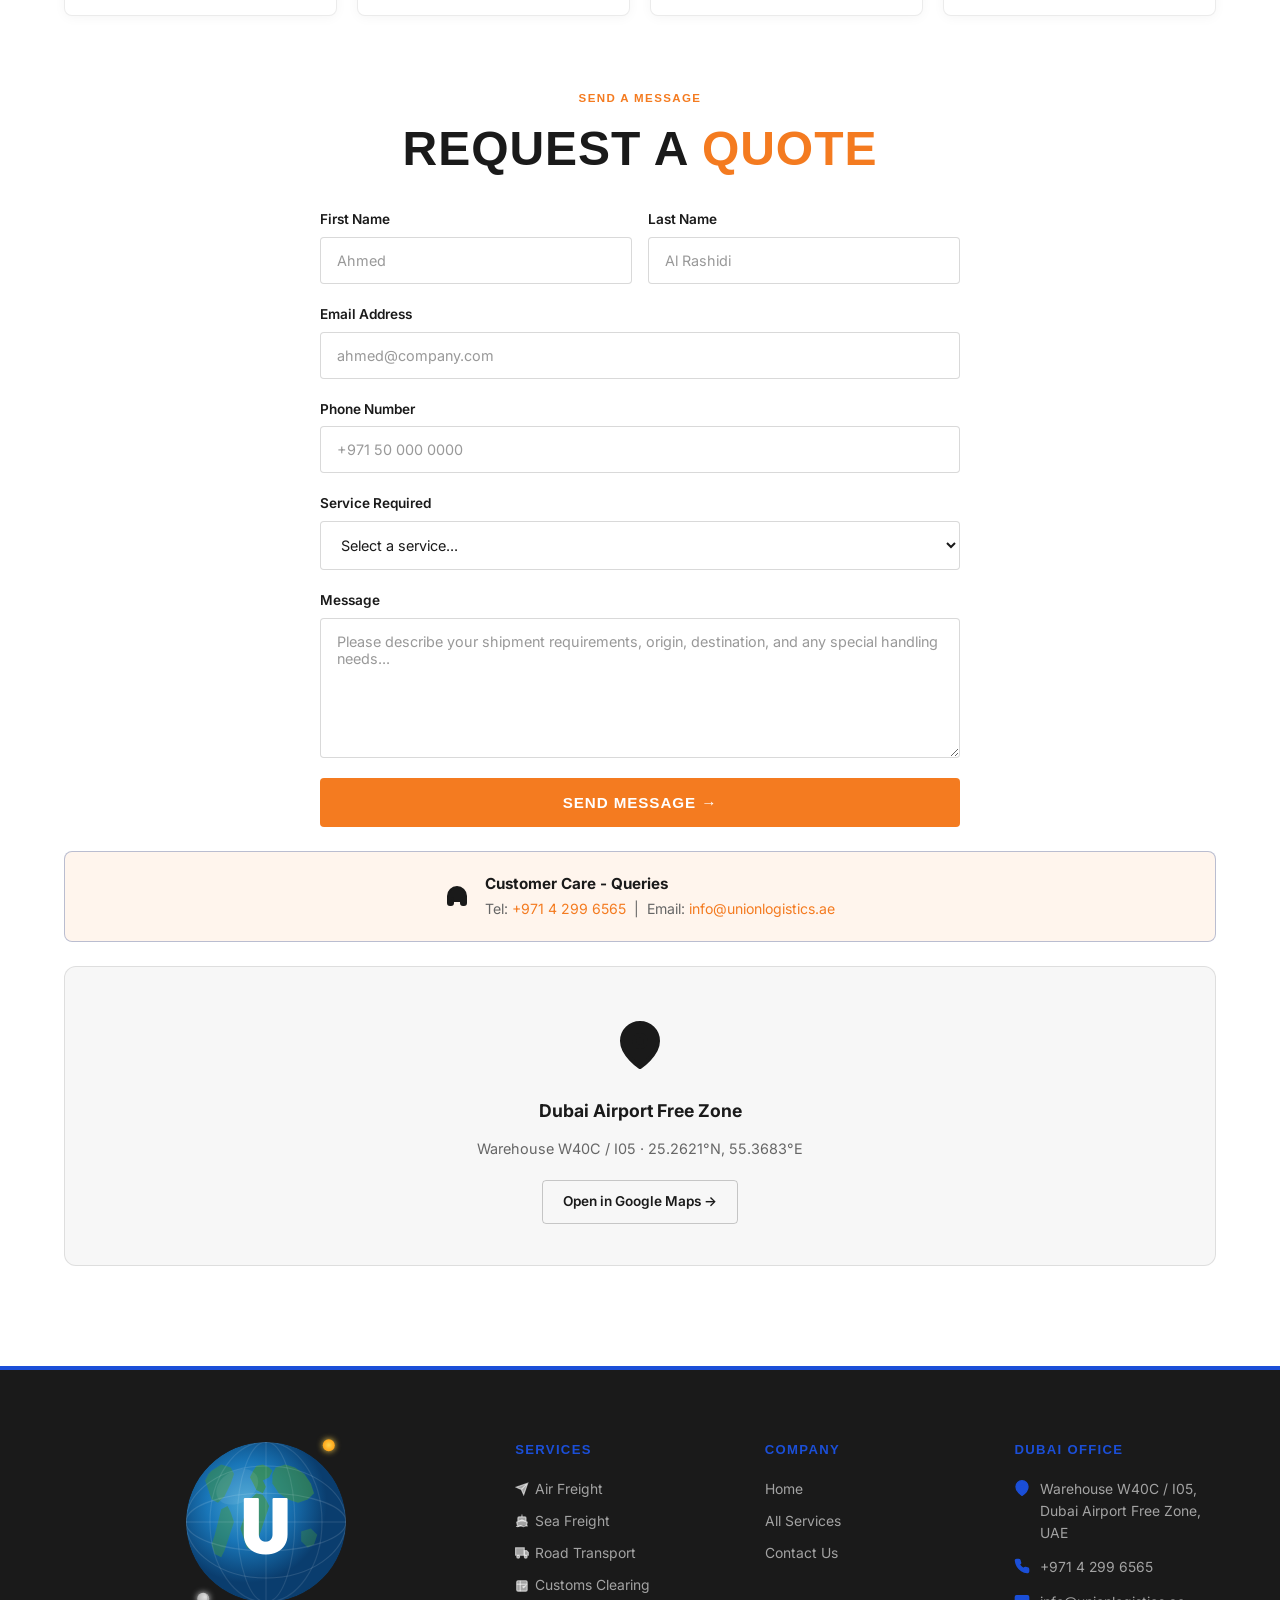
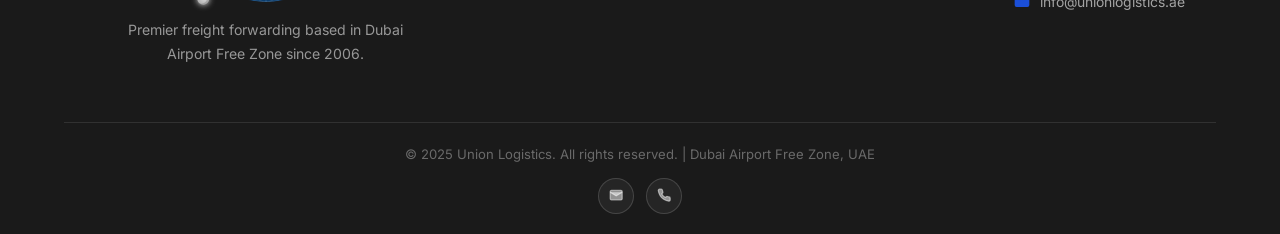
<file: contact.html>
<!DOCTYPE html>
<html data-theme="express" lang="en">
<head>
  <meta charset="UTF-8">
  <meta name="viewport" content="width=device-width, initial-scale=1.0">
  <title>Contact Us – Union Logistics | Dubai & Hong Kong</title>
  <meta name="description" content="Contact Union Logistics. Dubai Airport Free Zone: +971 4 299 6565 | info@unionlogistics.ae. Hong Kong: +852 2419 9690 | vimal@unionlogisticshk.com">
  <link href="https://fonts.googleapis.com/css2?family=Noto+Sans+Arabic:wght@400;600;700;900&display=swap" rel="stylesheet">
  <link rel="stylesheet" href="css/icons.css">
  <link rel="stylesheet" href="css/style.css?v=20260317c">
  <link rel="icon" type="image/svg+xml" href="data:image/svg+xml,<svg xmlns='http://www.w3.org/2000/svg' viewBox='0 0 32 32'><rect width='32' height='32' rx='8' fill='%231B3E8F'/><text y='22' x='5' font-size='18' font-family='Arial' font-weight='900' fill='%23F47B20'>U</text></svg>">
</head>
<body>

<nav class="navbar" id="navbar">
  <div class="navbar-inner">
    <a href="index.html" class="logo">
      <div class="logo-globe"><span class="logo-u">U</span></div>
      <div class="logo-wordmark">
        <span class="logo-union">UNION</span>
        <span class="logo-logistics">LOGISTICS</span>
      </div>
    </a>
    <div class="nav-links">
      <a href="index.html">Home</a><a href="services.html">Services</a>
      <a href="air-freight.html">Air Freight</a><a href="sea-freight.html">Sea Freight</a>
      <a href="road-transport.html">Road Transport</a><a href="customs-clearing.html">Customs &amp; Misc</a>
      <a href="contact.html" class="active">Contact</a>
    </div>
    <button id="langToggle" class="lang-toggle" onclick="toggleLanguage()">عربي</button>
    <button class="btn btn-orange nav-cta" onclick="document.getElementById('loginModal').style.display='flex'">Login</button>
    <button class="hamburger" id="hamburger" aria-label="Menu"><span></span><span></span><span></span></button>
  </div>
</nav>
<div class="mobile-menu" id="mobileMenu">
  <a href="index.html">Home</a><a href="services.html">Services</a><a href="air-freight.html">Air Freight</a>
  <a href="sea-freight.html">Sea Freight</a><a href="road-transport.html">Road Transport</a>
  <a href="customs-clearing.html">Customs &amp; Misc</a><a href="contact.html">Contact</a>
  <a href="contact.html" class="btn btn-orange" style="margin-top:16px;">Get a Quote</a>
</div>

<section class="page-hero">
  <div class="container" style="position:relative;z-index:1;">
    <div class="breadcrumb"><a href="index.html">Home</a><span>/</span><span>Contact</span></div>
    <h1>Get in <span class="gradient-text">Touch</span></h1>
    <p>Reach out to our team in Dubai or any of our other branches - we're here to help with your freight and logistics needs 24×7.</p>
  </div>
</section>

<section class="section">
  <div class="container">
    <div class="contact-layout">

      <!-- Offices -->
      <div style="text-align:center;">
        <span class="section-label">Our Offices</span>
        <h2 class="section-title" style="margin-bottom:36px;">Offices Worldwide<br><span class="gradient-text">One Team</span></h2>

        <div class="offices-grid-main">
        <!-- Dubai -->
        <div class="office-card reveal">
          <div class="office-flag"><svg class="icon" viewBox="0 0 36 24"><rect width="36" height="6" fill="#00732F"/><rect y="6" width="36" height="6" fill="#FFF"/><rect y="12" width="36" height="6" fill="#000"/><rect y="18" width="36" height="6" fill="#FF0000"/><rect width="9" height="24" fill="#FF0000"/></svg></div>
          <h3>Dubai Headquarters</h3>
          <p class="office-sub">Dubai Airport Free Zone, UAE</p>
          <div class="office-detail">
            <span class="office-detail-icon"><svg class="icon" viewBox="0 0 24 24" fill="none" stroke="currentColor" stroke-width="2"><path d="M21 10c0 7-9 13-9 13s-9-6-9-13a9 9 0 0 1 18 0z"/><circle cx="12" cy="10" r="3"/></svg></span>
            <span>UNION LOGISTICS AND SERVICES FZCO<br>Warehouse W40C / I05, Dubai Airport Free Zone<br>P.O. Box 293546, Dubai, UAE</span>
          </div>
          <div class="office-detail">
            <span class="office-detail-icon"><svg class="icon" viewBox="0 0 24 24" fill="none" stroke="currentColor" stroke-width="2"><path d="M22 16.92v3a2 2 0 0 1-2.18 2 19.79 19.79 0 0 1-8.63-3.07 19.5 19.5 0 0 1-6-6 19.79 19.79 0 0 1-3.07-8.67A2 2 0 0 1 4.11 2h3a2 2 0 0 1 2 1.72 12.84 12.84 0 0 0 .7 2.81 2 2 0 0 1-.45 2.11L8.09 9.91a16 16 0 0 0 6 6l1.27-1.27a2 2 0 0 1 2.11-.45 12.84 12.84 0 0 0 2.81.7A2 2 0 0 1 22 16.92z"/></svg></span>
            <span><a href="tel:+97142996565">+971 4 299 6565</a></span>
          </div>
          <div class="office-detail">
            <span class="office-detail-icon"><svg class="icon" viewBox="0 0 24 24" fill="none" stroke="currentColor" stroke-width="2"><path d="M6 9V2h12v7"/><path d="M6 18H4a2 2 0 0 1-2-2v-5a2 2 0 0 1 2-2h16a2 2 0 0 1 2 2v5a2 2 0 0 1-2 2h-2"/><rect x="6" y="14" width="12" height="8"/></svg></span>
            <span>+971 4 299 6066</span>
          </div>
          <div class="office-detail">
            <span class="office-detail-icon"><svg class="icon" viewBox="0 0 24 24" fill="none" stroke="currentColor" stroke-width="2"><rect x="2" y="4" width="20" height="16" rx="2"/><path d="m22 7-8.97 5.7a1.94 1.94 0 0 1-2.06 0L2 7"/></svg></span>
            <span><a href="mailto:info@unionlogistics.ae">info@unionlogistics.ae</a></span>
          </div>
          <div class="office-detail">
            <span class="office-detail-icon"><svg class="icon" viewBox="0 0 24 24" fill="none" stroke="currentColor" stroke-width="2"><circle cx="12" cy="12" r="10"/><path d="M2 12h20"/><path d="M12 2a15.3 15.3 0 0 1 4 10 15.3 15.3 0 0 1-4 10 15.3 15.3 0 0 1-4-10 15.3 15.3 0 0 1 4-10z"/></svg></span>
            <span><a href="http://www.unionlogistics.ae">www.unionlogistics.ae</a></span>
          </div>
        </div>

        <!-- Hong Kong -->
        <div class="office-card reveal reveal-delay-1">
          <div class="office-flag"><svg class="icon" viewBox="0 0 36 24"><rect width="36" height="24" fill="#DE2910"/><circle cx="18" cy="12" r="5" fill="none" stroke="#FFF" stroke-width="0.5"/><path d="M18 7l1 3h3l-2.5 2 1 3-2.5-2-2.5 2 1-3-2.5-2h3z" fill="#FFF" opacity="0.9"/></svg></div>
          <h3>Hong Kong Office</h3>
          <p class="office-sub">Ming Wah Industrial Building, Tsuen Wan</p>
          <div class="office-detail">
            <span class="office-detail-icon"><svg class="icon" viewBox="0 0 24 24" fill="none" stroke="currentColor" stroke-width="2"><path d="M21 10c0 7-9 13-9 13s-9-6-9-13a9 9 0 0 1 18 0z"/><circle cx="12" cy="10" r="3"/></svg></span>
            <span>UNION LOGISTICS HONG KONG (CHINA) LTD<br>Factory Unit A, 13/F, Ming Wah Industrial Building<br>13-33 Wang Lung Street, Tsuen Wan<br>New Territories, Hong Kong</span>
          </div>
          <div class="office-detail">
            <span class="office-detail-icon"><svg class="icon" viewBox="0 0 24 24" fill="none" stroke="currentColor" stroke-width="2"><path d="M22 16.92v3a2 2 0 0 1-2.18 2 19.79 19.79 0 0 1-8.63-3.07 19.5 19.5 0 0 1-6-6 19.79 19.79 0 0 1-3.07-8.67A2 2 0 0 1 4.11 2h3a2 2 0 0 1 2 1.72 12.84 12.84 0 0 0 .7 2.81 2 2 0 0 1-.45 2.11L8.09 9.91a16 16 0 0 0 6 6l1.27-1.27a2 2 0 0 1 2.11-.45 12.84 12.84 0 0 0 2.81.7A2 2 0 0 1 22 16.92z"/></svg></span>
            <span><a href="tel:+85224199690">+852 2419 9690</a></span>
          </div>
          <div class="office-detail">
            <span class="office-detail-icon"><svg class="icon" viewBox="0 0 24 24" fill="none" stroke="currentColor" stroke-width="2"><rect x="5" y="2" width="14" height="20" rx="2"/><line x1="12" y1="18" x2="12.01" y2="18"/></svg></span>
            <span><a href="tel:+85253226655">+852 5322 6655</a></span>
          </div>
          <div class="office-detail">
            <span class="office-detail-icon"><svg class="icon" viewBox="0 0 24 24" fill="none" stroke="currentColor" stroke-width="2"><rect x="2" y="4" width="20" height="16" rx="2"/><path d="m22 7-8.97 5.7a1.94 1.94 0 0 1-2.06 0L2 7"/></svg></span>
            <span><a href="mailto:vimal@unionlogisticshk.com">vimal@unionlogisticshk.com</a></span>
          </div>
        </div>
        </div>

        <div class="warehouse-grid">
        <!-- Syria -->
        <div class="office-card reveal reveal-delay-2">
          <div class="office-flag"><svg class="icon" viewBox="0 0 36 24"><rect width="36" height="8" fill="#CE1126"/><rect y="8" width="36" height="8" fill="#FFF"/><rect y="16" width="36" height="8" fill="#000"/><circle cx="14" cy="12" r="2" fill="#007A3D"/><circle cx="22" cy="12" r="2" fill="#007A3D"/></svg></div>
          <h3>Syria Warehouse</h3>
          <p class="office-sub">Damascus, Syria</p>
          <div class="office-detail">
            <span class="office-detail-icon"><svg class="icon" viewBox="0 0 24 24" fill="none" stroke="currentColor" stroke-width="2"><path d="M21 10c0 7-9 13-9 13s-9-6-9-13a9 9 0 0 1 18 0z"/><circle cx="12" cy="10" r="3"/></svg></span>
            <span>Union Logistics Warehouse<br>Damascus Free Zone<br>Damascus, Syria</span>
          </div>
          <div class="office-detail">
            <span class="office-detail-icon"><svg class="icon" viewBox="0 0 24 24" fill="none" stroke="currentColor" stroke-width="2"><rect x="2" y="4" width="20" height="16" rx="2"/><path d="m22 7-8.97 5.7a1.94 1.94 0 0 1-2.06 0L2 7"/></svg></span>
            <span><a href="mailto:info@unionlogistics.ae">info@unionlogistics.ae</a></span>
          </div>
        </div>

        <!-- Saudi Arabia -->
        <div class="office-card reveal reveal-delay-3">
          <div class="office-flag"><svg class="icon" viewBox="0 0 36 24"><rect width="36" height="24" fill="#006C35"/><rect x="10" y="8" width="16" height="1" fill="#FFF"/><text x="18" y="16" font-size="6" fill="#FFF" text-anchor="middle" font-family="Arial">KSA</text></svg></div>
          <h3>Saudi Arabia Warehouse</h3>
          <p class="office-sub">Riyadh, Kingdom of Saudi Arabia</p>
          <div class="office-detail">
            <span class="office-detail-icon"><svg class="icon" viewBox="0 0 24 24" fill="none" stroke="currentColor" stroke-width="2"><path d="M21 10c0 7-9 13-9 13s-9-6-9-13a9 9 0 0 1 18 0z"/><circle cx="12" cy="10" r="3"/></svg></span>
            <span>Union Logistics Warehouse<br>Riyadh Dry Port<br>Riyadh, Saudi Arabia</span>
          </div>
          <div class="office-detail">
            <span class="office-detail-icon"><svg class="icon" viewBox="0 0 24 24" fill="none" stroke="currentColor" stroke-width="2"><rect x="2" y="4" width="20" height="16" rx="2"/><path d="m22 7-8.97 5.7a1.94 1.94 0 0 1-2.06 0L2 7"/></svg></span>
            <span><a href="mailto:info@unionlogistics.ae">info@unionlogistics.ae</a></span>
          </div>
        </div>

        <!-- Dubai Jebel Ali -->
        <div class="office-card reveal reveal-delay-3">
          <div class="office-flag"><svg class="icon" viewBox="0 0 36 24"><rect width="36" height="6" fill="#00732F"/><rect y="6" width="36" height="6" fill="#FFF"/><rect y="12" width="36" height="6" fill="#000"/><rect y="18" width="36" height="6" fill="#FF0000"/><rect width="9" height="24" fill="#FF0000"/></svg></div>
          <h3>Dubai Jebel Ali Branch</h3>
          <p class="office-sub">Jebel Ali Free Zone, Dubai, UAE</p>
          <div class="office-detail">
            <span class="office-detail-icon"><svg class="icon" viewBox="0 0 24 24" fill="none" stroke="currentColor" stroke-width="2"><path d="M21 10c0 7-9 13-9 13s-9-6-9-13a9 9 0 0 1 18 0z"/><circle cx="12" cy="10" r="3"/></svg></span>
            <span>UNION LOGISTICS Jebel Ali Branch<br>Jebel Ali Free Zone<br>Dubai, UAE</span>
          </div>
          <div class="office-detail">
            <span class="office-detail-icon"><svg class="icon" viewBox="0 0 24 24" fill="none" stroke="currentColor" stroke-width="2"><rect x="2" y="4" width="20" height="16" rx="2"/><path d="m22 7-8.97 5.7a1.94 1.94 0 0 1-2.06 0L2 7"/></svg></span>
            <span><a href="mailto:info@unionlogistics.ae">info@unionlogistics.ae</a></span>
          </div>
        </div>

        <!-- USA (Miami) -->
        <div class="office-card reveal reveal-delay-4">
          <div class="office-flag"><svg class="icon" viewBox="0 0 36 24"><rect width="36" height="24" fill="#002868"/><rect y="2" width="36" height="2" fill="#BF0A30"/><rect y="6" width="36" height="2" fill="#BF0A30"/><rect y="10" width="36" height="2" fill="#BF0A30"/><rect y="14" width="36" height="2" fill="#BF0A30"/><rect y="18" width="36" height="2" fill="#BF0A30"/><rect y="22" width="36" height="2" fill="#BF0A30"/><rect width="14" height="12" fill="#002868"/></svg></div>
          <h3>USA (Miami) Warehouse</h3>
          <p class="office-sub">Miami, Florida, USA</p>
          <div class="office-detail">
            <span class="office-detail-icon"><svg class="icon" viewBox="0 0 24 24" fill="none" stroke="currentColor" stroke-width="2"><path d="M21 10c0 7-9 13-9 13s-9-6-9-13a9 9 0 0 1 18 0z"/><circle cx="12" cy="10" r="3"/></svg></span>
            <span>Union Logistics Warehouse<br>Miami Free Trade Zone<br>Miami, FL, USA</span>
          </div>
          <div class="office-detail">
            <span class="office-detail-icon"><svg class="icon" viewBox="0 0 24 24" fill="none" stroke="currentColor" stroke-width="2"><rect x="2" y="4" width="20" height="16" rx="2"/><path d="m22 7-8.97 5.7a1.94 1.94 0 0 1-2.06 0L2 7"/></svg></span>
            <span><a href="mailto:info@unionlogistics.ae">info@unionlogistics.ae</a></span>
          </div>
        </div>
        </div>

      </div>

      <!-- Contact Form -->
      <div class="reveal reveal-delay-1" style="text-align:center;">
        <span class="section-label">Send a Message</span>
        <h2 class="section-title" style="margin-bottom:32px;">Request a <span class="gradient-text">Quote</span></h2>
        <form class="contact-form" id="contactForm" onsubmit="handleSubmit(event)" style="text-align:left;">
          <div class="form-row">
            <div class="form-group">
              <label for="firstName">First Name</label>
              <input type="text" id="firstName" name="firstName" placeholder="Ahmed" required>
            </div>
            <div class="form-group">
              <label for="lastName">Last Name</label>
              <input type="text" id="lastName" name="lastName" placeholder="Al Rashidi" required>
            </div>
          </div>
          <div class="form-group">
            <label for="email">Email Address</label>
            <input type="email" id="email" name="email" placeholder="ahmed@company.com" required>
          </div>
          <div class="form-group">
            <label for="phone">Phone Number</label>
            <input type="tel" id="phone" name="phone" placeholder="+971 50 000 0000">
          </div>
          <div class="form-group">
            <label for="service">Service Required</label>
            <select id="service" name="service">
              <option value="">Select a service...</option>
              <option value="air">Air Freight</option>
              <option value="sea">Sea Freight</option>
              <option value="road">Road Transport</option>
              <option value="warehouse">Warehousing</option>
              <option value="customs">Customs Clearing</option>
              <option value="global">Global Logistics</option>
              <option value="other">Other / General Enquiry</option>
            </select>
          </div>
          <div class="form-group">
            <label for="message">Message</label>
            <textarea id="message" name="message" placeholder="Please describe your shipment requirements, origin, destination, and any special handling needs..."></textarea>
          </div>
          <button type="submit" class="btn btn-orange" style="width:100%;justify-content:center;padding:16px;">
            Send Message →
          </button>
        </form>

        <!-- Customer Care Strip -->
        <div style="background:var(--blue-pale);border:1px solid rgba(27,62,143,0.3);border-radius:var(--radius-md);padding:20px 24px;display:flex;align-items:center;justify-content:center;gap:16px;margin-top:24px;" class="reveal reveal-delay-2">
          <span style="font-size:1.5rem;display:flex;align-items:center;"><svg class="icon" viewBox="0 0 24 24" fill="none" stroke="currentColor" stroke-width="2"><path d="M3 18v-6a9 9 0 0 1 18 0v6"/><path d="M21 19a2 2 0 0 1-2 2h-1a2 2 0 0 1-2-2v-3a2 2 0 0 1 2-2h3v5z"/><path d="M3 19a2 2 0 0 0 2 2h1a2 2 0 0 0 2-2v-3a2 2 0 0 0-2-2H3v5z"/></svg></span>
          <div style="text-align:left;">
            <div style="font-weight:700;font-size:0.95rem;color:var(--white);">Customer Care - Queries</div>
            <div style="font-size:0.88rem;color:var(--muted);margin-top:2px;">Tel: <a href="tel:+97142996565" style="color:var(--orange);">+971 4 299 6565</a> &nbsp;|&nbsp; Email: <a href="mailto:info@unionlogistics.ae" style="color:var(--orange);">info@unionlogistics.ae</a></div>
          </div>
        </div>
        <div id="formSuccess" style="display:none;margin-top:20px;padding:20px;background:rgba(244,123,32,0.1);border:1px solid rgba(244,123,32,0.35);border-radius:var(--radius-md);text-align:center;">
          <div style="font-size:2rem;margin-bottom:8px;"><svg class="icon" viewBox="0 0 24 24" fill="none" stroke="currentColor" stroke-width="2"><path d="M22 11.08V12a10 10 0 1 1-5.93-9.14"/><polyline points="22 4 12 14.01 9 11.01"/></svg></div>
          <div style="font-weight:700;color:var(--white);">Message Sent Successfully!</div>
          <div style="font-size:0.9rem;color:var(--muted);margin-top:4px;">Our team will get back to you within 24 hours.</div>
        </div>
        <!-- Map Placeholder -->
        <div style="margin-top:24px;">
          <div style="border-radius:var(--radius-lg);overflow:hidden;border:1px solid var(--border);height:300px;background:var(--navy-mid);display:flex;align-items:center;justify-content:center;flex-direction:column;gap:12px;">
            <div style="font-size:3rem;"><svg class="icon" viewBox="0 0 24 24" fill="none" stroke="currentColor" stroke-width="2"><path d="M21 10c0 7-9 13-9 13s-9-6-9-13a9 9 0 0 1 18 0z"/><circle cx="12" cy="10" r="3"/></svg></div>
            <div style="font-weight:700;font-size:1.1rem;">Dubai Airport Free Zone</div>
            <div style="color:var(--muted);font-size:0.9rem;">Warehouse W40C / I05 · 25.2621°N, 55.3683°E</div>
            <a href="https://maps.google.ae/maps?q=25.262063,55.368320" target="_blank" class="btn btn-outline" style="margin-top:8px;font-size:0.85rem;padding:10px 20px;">Open in Google Maps →</a>
          </div>
        </div>
      </div>
    </div>
  </div>
</section>

<footer class="footer">
  <div class="container">
    <div class="footer-grid">
      <div class="footer-brand">
        <a href="index.html" class="logo">
          <div class="logo-globe"><span class="logo-u">U</span></div>
        </a>
        <p>Premier freight forwarding based in Dubai Airport Free Zone since 2006.</p>
      </div>
      <div class="footer-col"><h5>Services</h5>
        <div class="footer-links">
          <a href="air-freight.html"><svg class="icon" viewBox="0 0 24 24" fill="none" stroke="currentColor" stroke-width="2"><path d="M22 2L11 13M22 2l-7 20-4-9-9-4 20-7z"/></svg> Air Freight</a><a href="sea-freight.html"><svg class="icon" viewBox="0 0 24 24" fill="none" stroke="currentColor" stroke-width="2"><path d="M2 21c.6.5 1.2 1 2.5 1 2.5 0 2.5-2 5-2s2.5 2 5 2 2.5-2 5-2c1.3 0 1.9.5 2.5 1"/><path d="M19.38 20A11.6 11.6 0 0 0 21 14l-9-4-9 4c0 2.9.94 5.34 2.81 7.76"/><path d="M19 13V7a2 2 0 0 0-2-2H7a2 2 0 0 0-2 2v6"/><path d="M12 1v4"/></svg> Sea Freight</a>
          <a href="road-transport.html"><svg class="icon" viewBox="0 0 24 24" fill="none" stroke="currentColor" stroke-width="2"><path d="M1 3h15v13H1z"/><path d="M16 8h4l3 3v5h-7V8z"/><circle cx="5.5" cy="18.5" r="2.5"/><circle cx="18.5" cy="18.5" r="2.5"/></svg> Road Transport</a><a href="customs-clearing.html"><svg class="icon" viewBox="0 0 24 24" fill="none" stroke="currentColor" stroke-width="2"><rect x="3" y="3" width="18" height="18" rx="2"/><path d="M9 3v18"/><path d="M3 9h18"/><path d="M13 13l2 2 4-4"/></svg> Customs Clearing</a>
        </div>
      </div>
      <div class="footer-col"><h5>Company</h5>
        <div class="footer-links"><a href="index.html">Home</a><a href="services.html">All Services</a><a href="contact.html">Contact Us</a></div>
      </div>
      <div class="footer-col"><h5>Dubai Office</h5>
        <div class="footer-contact-item"><span class="footer-contact-icon"><svg class="icon" viewBox="0 0 24 24" fill="none" stroke="currentColor" stroke-width="2"><path d="M21 10c0 7-9 13-9 13s-9-6-9-13a9 9 0 0 1 18 0z"/><circle cx="12" cy="10" r="3"/></svg></span><span>Warehouse W40C / I05, Dubai Airport Free Zone, UAE</span></div>
        <div class="footer-contact-item"><span class="footer-contact-icon"><svg class="icon" viewBox="0 0 24 24" fill="none" stroke="currentColor" stroke-width="2"><path d="M22 16.92v3a2 2 0 0 1-2.18 2 19.79 19.79 0 0 1-8.63-3.07 19.5 19.5 0 0 1-6-6 19.79 19.79 0 0 1-3.07-8.67A2 2 0 0 1 4.11 2h3a2 2 0 0 1 2 1.72 12.84 12.84 0 0 0 .7 2.81 2 2 0 0 1-.45 2.11L8.09 9.91a16 16 0 0 0 6 6l1.27-1.27a2 2 0 0 1 2.11-.45 12.84 12.84 0 0 0 2.81.7A2 2 0 0 1 22 16.92z"/></svg></span><a href="tel:+97142996565">+971 4 299 6565</a></div>
        <div class="footer-contact-item"><span class="footer-contact-icon"><svg class="icon" viewBox="0 0 24 24" fill="none" stroke="currentColor" stroke-width="2"><rect x="2" y="4" width="20" height="16" rx="2"/><path d="m22 7-8.97 5.7a1.94 1.94 0 0 1-2.06 0L2 7"/></svg></span><a href="mailto:info@unionlogistics.ae">info@unionlogistics.ae</a></div>
      </div>
    </div>
    <div class="footer-bottom">
      <p>&copy; 2025 Union Logistics. All rights reserved. | Dubai Airport Free Zone, UAE</p>
      <div class="footer-socials">
        <a href="mailto:info@unionlogistics.ae" class="social-link"><svg class="icon" viewBox="0 0 24 24" fill="none" stroke="currentColor" stroke-width="2"><rect x="2" y="4" width="20" height="16" rx="2"/><path d="m22 7-8.97 5.7a1.94 1.94 0 0 1-2.06 0L2 7"/></svg></a>
        <a href="tel:+97142996565" class="social-link"><svg class="icon" viewBox="0 0 24 24" fill="none" stroke="currentColor" stroke-width="2"><path d="M22 16.92v3a2 2 0 0 1-2.18 2 19.79 19.79 0 0 1-8.63-3.07 19.5 19.5 0 0 1-6-6 19.79 19.79 0 0 1-3.07-8.67A2 2 0 0 1 4.11 2h3a2 2 0 0 1 2 1.72 12.84 12.84 0 0 0 .7 2.81 2 2 0 0 1-.45 2.11L8.09 9.91a16 16 0 0 0 6 6l1.27-1.27a2 2 0 0 1 2.11-.45 12.84 12.84 0 0 0 2.81.7A2 2 0 0 1 22 16.92z"/></svg></a>
      </div>
    </div>
  </div>
</footer>

<script src="js/main.js?v=20260317c"></script>
<script>
function handleSubmit(e) {
  e.preventDefault();
  const firstName = document.getElementById('firstName').value;
  const lastName = document.getElementById('lastName').value;
  const email = document.getElementById('email').value;
  const phone = document.getElementById('phone').value || 'Not provided';
  const service = document.getElementById('service').value || 'Not specified';
  const message = document.getElementById('message').value || 'No message';

  const subject = encodeURIComponent(`Quote Request from ${firstName} ${lastName} - Union Logistics`);
  const body = encodeURIComponent(
    `New Quote Request\n` +
    `========================\n\n` +
    `Name: ${firstName} ${lastName}\n` +
    `Email: ${email}\n` +
    `Phone: ${phone}\n` +
    `Service Required: ${service}\n\n` +
    `Message:\n${message}\n\n` +
    `----------------\n` +
    `Sent from unionlogistics.ae contact form`
  );

  window.location.href = `mailto:info@unionlogistics.ae?subject=${subject}&body=${body}`;

  setTimeout(() => {
    document.getElementById('contactForm').style.display = 'none';
    document.getElementById('formSuccess').style.display = 'block';
  }, 500);
}
</script>

<!-- Login Modal -->
<div id="loginModal" style="display:none;position:fixed;inset:0;z-index:9999;background:rgba(0,0,0,0.6);backdrop-filter:blur(8px);align-items:center;justify-content:center;" onclick="if(event.target===this)this.style.display='none'">
  <div style="background:var(--navy,#0a1628);border:1px solid rgba(255,255,255,0.1);border-radius:16px;padding:28px 32px;max-width:420px;width:90%;text-align:center;box-shadow:0 24px 64px rgba(0,0,0,0.5);position:relative;">
    <button onclick="document.getElementById('loginModal').style.display='none'" style="position:absolute;top:16px;right:16px;background:none;border:none;color:var(--muted,#8899aa);font-size:1.5rem;cursor:pointer;line-height:1;">&times;</button>
    <div style="width:150px;height:150px;margin:0 auto 16px;background:url('images/globe.svg') center/cover no-repeat;border-radius:50%;"></div>
    <h3 style="color:var(--white,#fff);margin-bottom:12px;font-size:1.4rem;">Client Portal</h3>
    <p style="color:var(--orange,#F47B20);font-weight:700;font-size:1.1rem;margin-bottom:8px;">Full Management System Coming Soon!</p>
    <p style="color:var(--muted,#8899aa);font-size:0.9rem;line-height:1.6;">We are building an exciting client management portal. Stay tuned for shipment tracking, documentation, and more.</p>
    <a href="contact.html" class="btn btn-orange" style="margin-top:24px;width:100%;justify-content:center;">Contact Us Instead &rarr;</a>
  </div>
</div>

<script src="js/lang.js"></script>
</body>
</html>
</file>
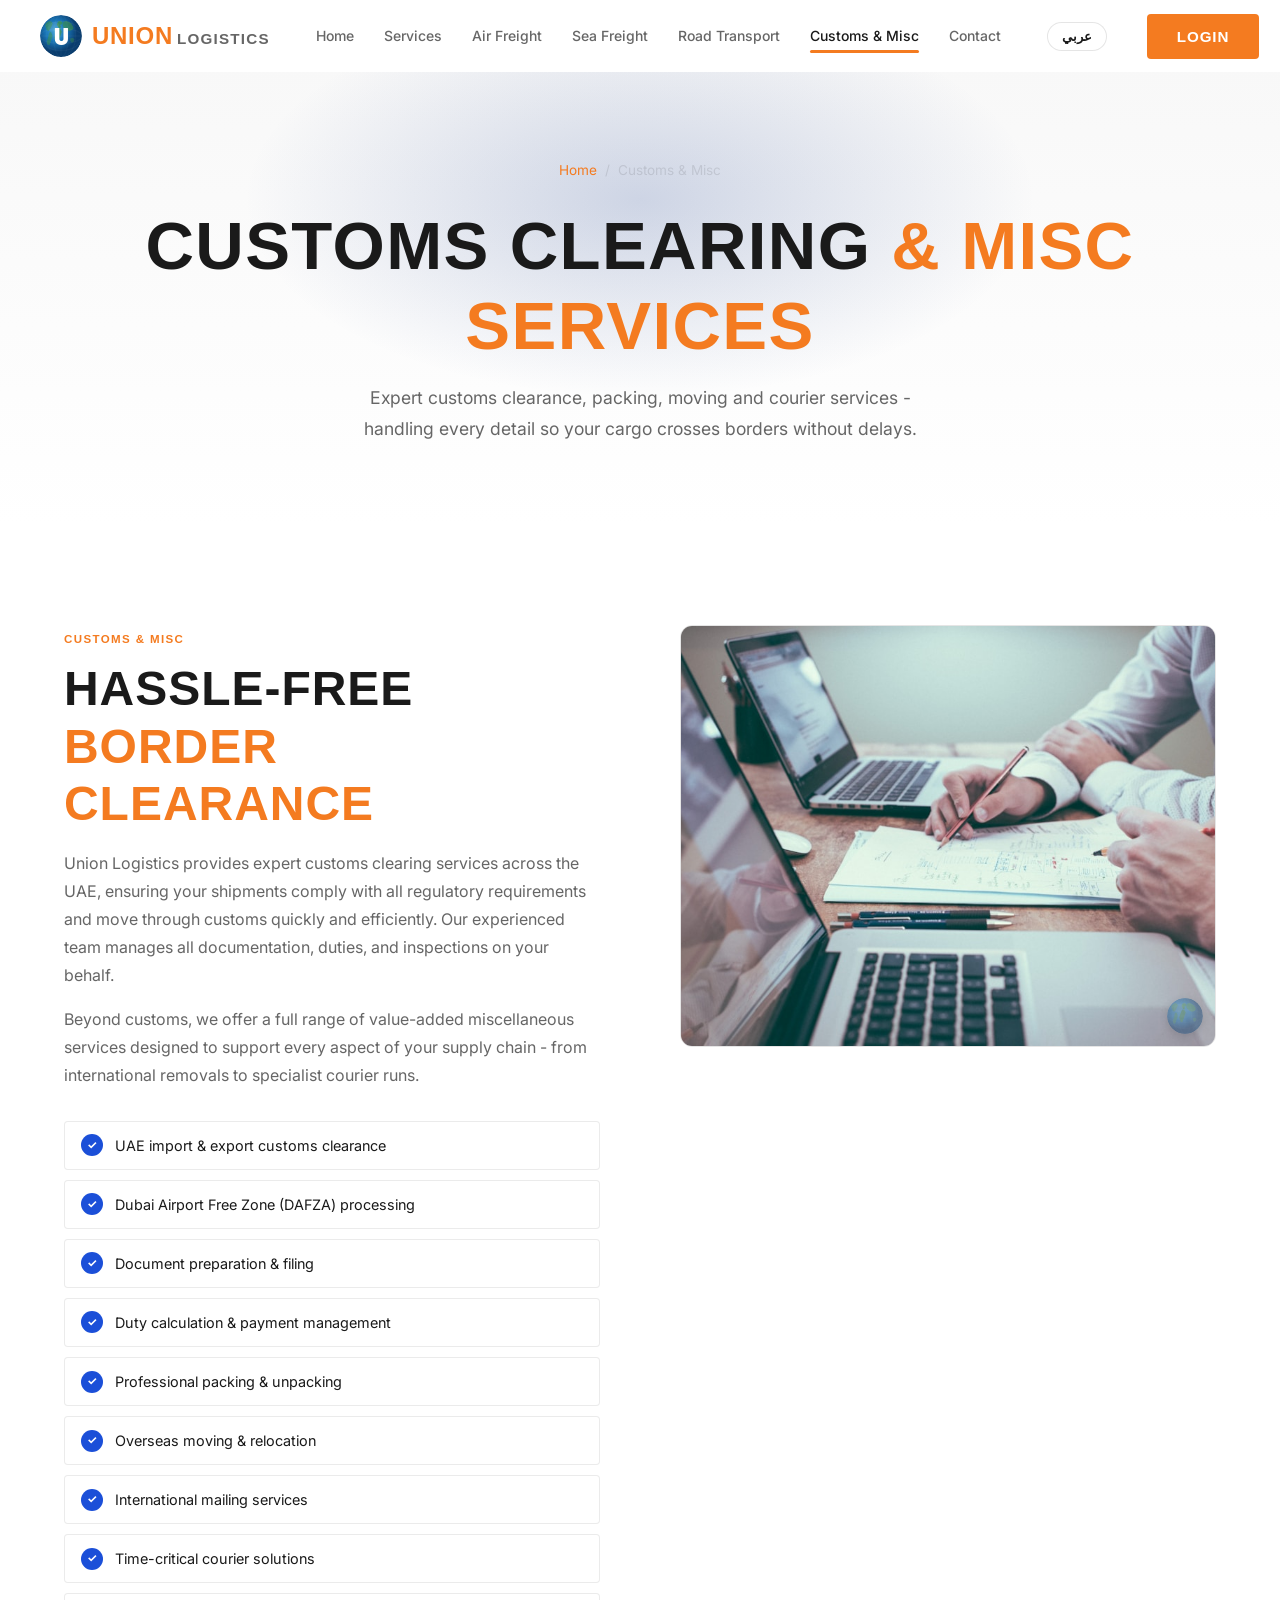
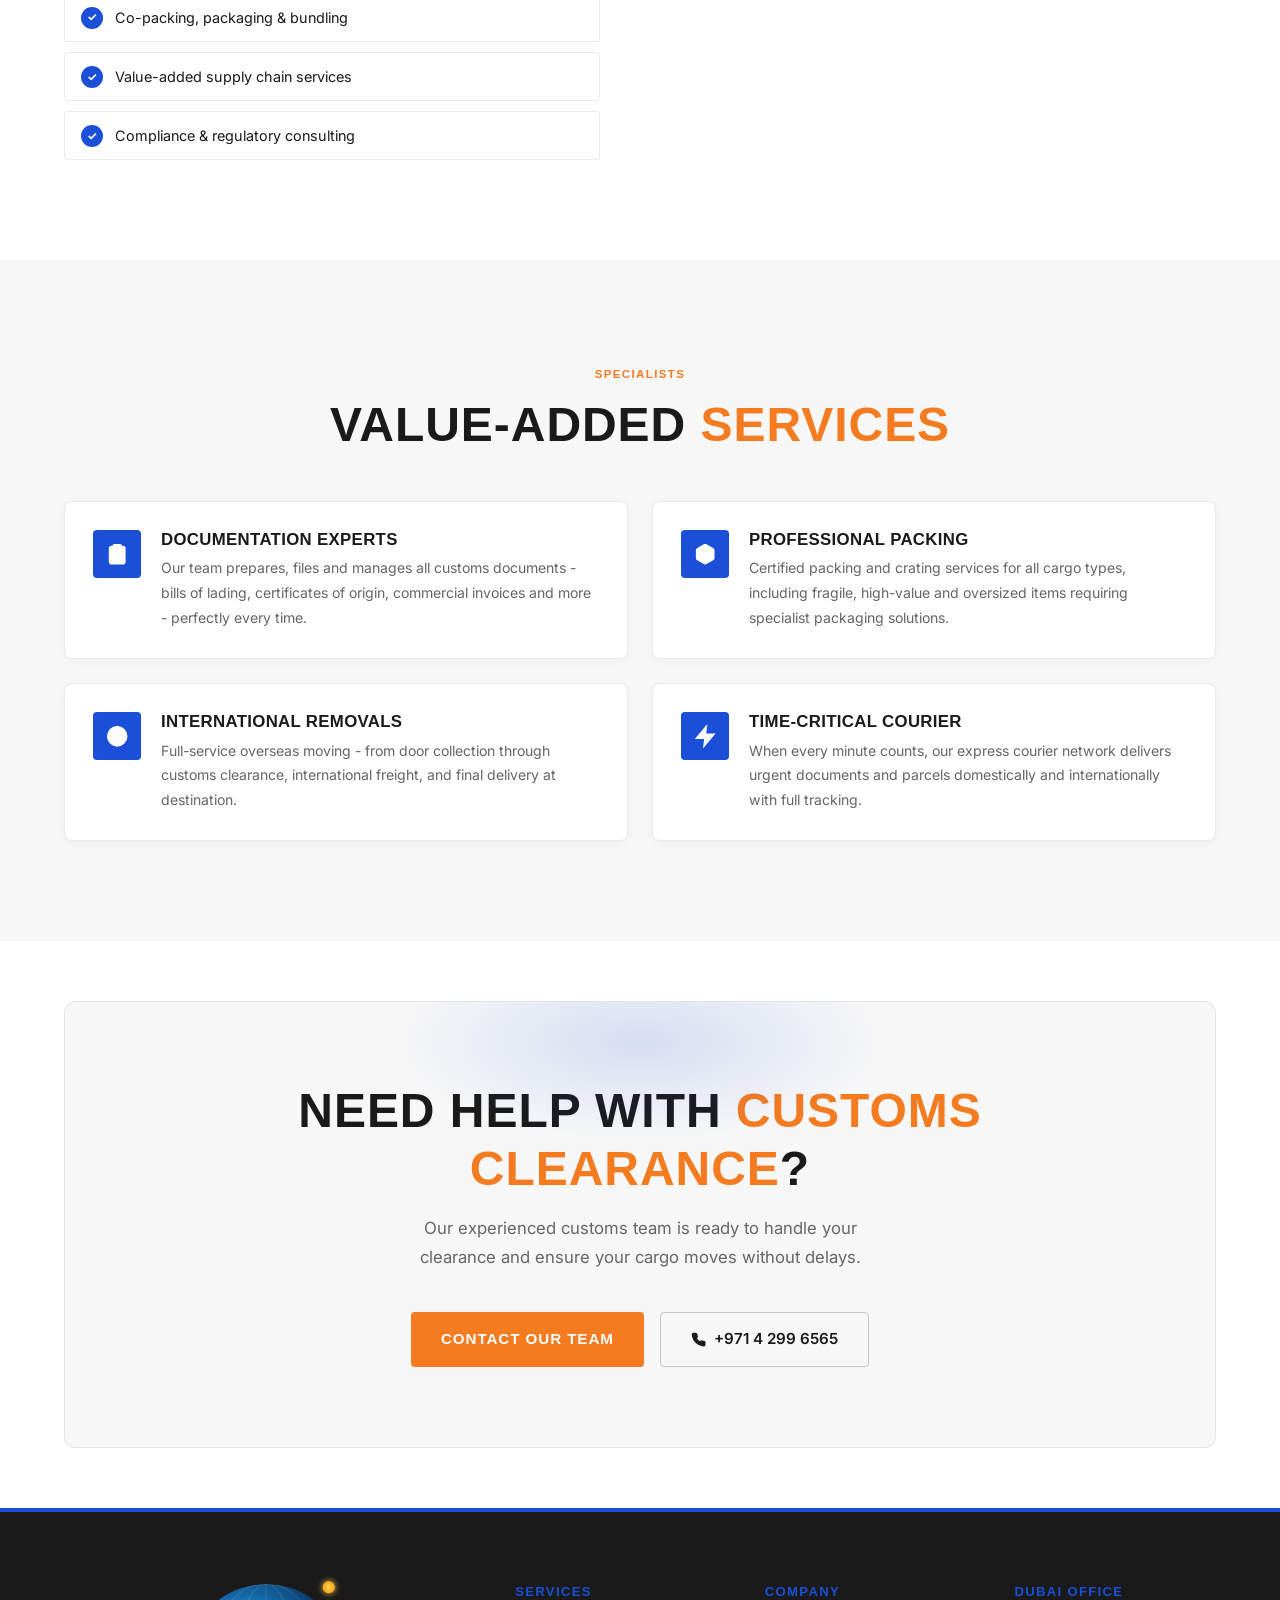
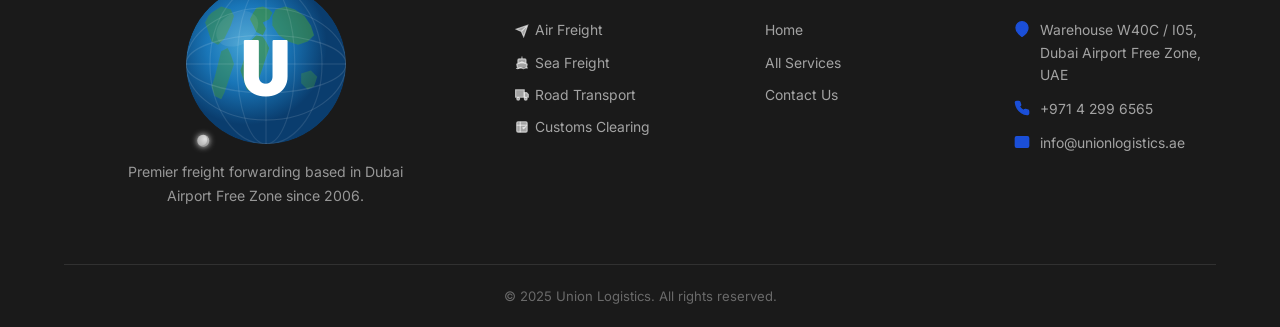
<file: customs-clearing.html>
<!DOCTYPE html>
<html data-theme="express" lang="en">
<head>
  <meta charset="UTF-8">
  <meta name="viewport" content="width=device-width, initial-scale=1.0">
  <title>Customs Clearing & Misc Services – Union Logistics</title>
  <meta name="description" content="Union Logistics customs clearing, packing, unpacking, overseas moving, courier services and specialist supply chain solutions in Dubai, UAE.">
  <link href="https://fonts.googleapis.com/css2?family=Noto+Sans+Arabic:wght@400;600;700;900&display=swap" rel="stylesheet">
  <link rel="stylesheet" href="css/icons.css">
  <link rel="stylesheet" href="css/style.css?v=20260317c">
  <link rel="icon" type="image/svg+xml" href="data:image/svg+xml,<svg xmlns='http://www.w3.org/2000/svg' viewBox='0 0 32 32'><rect width='32' height='32' rx='8' fill='%231B3E8F'/><text y='22' x='5' font-size='18' font-family='Arial' font-weight='900' fill='%23F47B20'>U</text></svg>">
</head>
<body>

<nav class="navbar" id="navbar">
  <div class="navbar-inner">
    <a href="index.html" class="logo">
      <div class="logo-globe"><span class="logo-u">U</span></div>
      <div class="logo-wordmark">
        <span class="logo-union">UNION</span>
        <span class="logo-logistics">LOGISTICS</span>
      </div>
    </a>
    <div class="nav-links">
      <a href="index.html">Home</a><a href="services.html">Services</a><a href="air-freight.html">Air Freight</a>
      <a href="sea-freight.html">Sea Freight</a><a href="road-transport.html">Road Transport</a>
      <a href="customs-clearing.html" class="active">Customs &amp; Misc</a><a href="contact.html">Contact</a>
    </div>
    <button id="langToggle" class="lang-toggle" onclick="toggleLanguage()">عربي</button>
    <button class="btn btn-orange nav-cta" onclick="document.getElementById('loginModal').style.display='flex'">Login</button>
    <button class="hamburger" id="hamburger" aria-label="Menu"><span></span><span></span><span></span></button>
  </div>
</nav>
<div class="mobile-menu" id="mobileMenu">
  <a href="index.html">Home</a><a href="services.html">Services</a><a href="air-freight.html">Air Freight</a>
  <a href="sea-freight.html">Sea Freight</a><a href="road-transport.html">Road Transport</a>
  <a href="customs-clearing.html">Customs &amp; Misc</a><a href="contact.html">Contact</a>
  <a href="contact.html" class="btn btn-orange" style="margin-top:16px;">Get a Quote</a>
</div>

<section class="page-hero">
  <div class="container" style="position:relative;z-index:1;">
    <div class="breadcrumb"><a href="index.html">Home</a><span>/</span><span>Customs &amp; Misc</span></div>
    <h1>Customs Clearing <span class="gradient-text">&amp; Misc Services</span></h1>
    <p>Expert customs clearance, packing, moving and courier services - handling every detail so your cargo crosses borders without delays.</p>
  </div>
</section>

<section class="section">
  <div class="container">
    <div class="detail-grid">
      <div class="reveal">
        <span class="section-label">Customs &amp; Misc</span>
        <h2 class="section-title">Hassle-Free <span class="gradient-text">Border Clearance</span></h2>
        <p>Union Logistics provides expert customs clearing services across the UAE, ensuring your shipments comply with all regulatory requirements and move through customs quickly and efficiently. Our experienced team manages all documentation, duties, and inspections on your behalf.</p>
        <p style="margin-top:16px;">Beyond customs, we offer a full range of value-added miscellaneous services designed to support every aspect of your supply chain - from international removals to specialist courier runs.</p>
        <div class="capability-list" style="margin-top:32px;">
          <div class="capability-item">UAE import &amp; export customs clearance</div>
          <div class="capability-item">Dubai Airport Free Zone (DAFZA) processing</div>
          <div class="capability-item">Document preparation &amp; filing</div>
          <div class="capability-item">Duty calculation &amp; payment management</div>
          <div class="capability-item">Professional packing &amp; unpacking</div>
          <div class="capability-item">Overseas moving &amp; relocation</div>
          <div class="capability-item">International mailing services</div>
          <div class="capability-item">Time-critical courier solutions</div>
          <div class="capability-item">Co-packing, packaging &amp; bundling</div>
          <div class="capability-item">Value-added supply chain services</div>
          <div class="capability-item">Compliance &amp; regulatory consulting</div>
        </div>
      </div>
      <div class="detail-image reveal reveal-delay-2">
        <img src="images/customs-hero.jpg" alt="Customs clearing UAE">
      </div>
    </div>
  </div>
</section>

<section class="section services-section">
  <div class="container">
    <div class="text-center reveal">
      <span class="section-label">Specialists</span>
      <h2 class="section-title">Value-Added <span class="gradient-text">Services</span></h2>
    </div>
    <div class="features-grid" style="margin-top:48px;">
      <div class="feature-card reveal reveal-delay-1">
        <div class="feature-icon-wrap"><svg class="icon" viewBox="0 0 24 24" fill="none" stroke="currentColor" stroke-width="2"><path d="M16 4h2a2 2 0 0 1 2 2v14a2 2 0 0 1-2 2H6a2 2 0 0 1-2-2V6a2 2 0 0 1 2-2h2"/><rect x="8" y="2" width="8" height="4" rx="1"/></svg></div>
        <div><h4>Documentation Experts</h4><p>Our team prepares, files and manages all customs documents - bills of lading, certificates of origin, commercial invoices and more - perfectly every time.</p></div>
      </div>
      <div class="feature-card reveal reveal-delay-2">
        <div class="feature-icon-wrap"><svg class="icon" viewBox="0 0 24 24" fill="none" stroke="currentColor" stroke-width="2"><path d="M16.5 9.4l-9-5.19M21 16V8a2 2 0 0 0-1-1.73l-7-4a2 2 0 0 0-2 0l-7 4A2 2 0 0 0 3 8v8a2 2 0 0 0 1 1.73l7 4a2 2 0 0 0 2 0l7-4A2 2 0 0 0 21 16z"/><polyline points="3.27 6.96 12 12.01 20.73 6.96"/><line x1="12" y1="22.08" x2="12" y2="12"/></svg></div>
        <div><h4>Professional Packing</h4><p>Certified packing and crating services for all cargo types, including fragile, high-value and oversized items requiring specialist packaging solutions.</p></div>
      </div>
      <div class="feature-card reveal reveal-delay-3">
        <div class="feature-icon-wrap"><svg class="icon" viewBox="0 0 24 24" fill="none" stroke="currentColor" stroke-width="2"><circle cx="12" cy="12" r="10"/><path d="M2 12h20"/><path d="M12 2a15.3 15.3 0 0 1 4 10 15.3 15.3 0 0 1-4 10 15.3 15.3 0 0 1-4-10 15.3 15.3 0 0 1 4-10z"/></svg></div>
        <div><h4>International Removals</h4><p>Full-service overseas moving - from door collection through customs clearance, international freight, and final delivery at destination.</p></div>
      </div>
      <div class="feature-card reveal reveal-delay-4">
        <div class="feature-icon-wrap"><svg class="icon" viewBox="0 0 24 24" fill="none" stroke="currentColor" stroke-width="2"><polygon points="13 2 3 14 12 14 11 22 21 10 12 10 13 2"/></svg></div>
        <div><h4>Time-Critical Courier</h4><p>When every minute counts, our express courier network delivers urgent documents and parcels domestically and internationally with full tracking.</p></div>
      </div>
    </div>
  </div>
</section>

<section class="section-sm">
  <div class="container">
    <div class="cta-banner reveal">
      <h2>Need Help with <span class="gradient-text">Customs Clearance</span>?</h2>
      <p>Our experienced customs team is ready to handle your clearance and ensure your cargo moves without delays.</p>
      <div class="cta-actions">
        <a href="contact.html" class="btn btn-orange">Contact Our Team</a>
        <a href="tel:+97142996565" class="btn btn-outline"><svg class="icon" viewBox="0 0 24 24" fill="none" stroke="currentColor" stroke-width="2"><path d="M22 16.92v3a2 2 0 0 1-2.18 2 19.79 19.79 0 0 1-8.63-3.07 19.5 19.5 0 0 1-6-6 19.79 19.79 0 0 1-3.07-8.67A2 2 0 0 1 4.11 2h3a2 2 0 0 1 2 1.72 12.84 12.84 0 0 0 .7 2.81 2 2 0 0 1-.45 2.11L8.09 9.91a16 16 0 0 0 6 6l1.27-1.27a2 2 0 0 1 2.11-.45 12.84 12.84 0 0 0 2.81.7A2 2 0 0 1 22 16.92z"/></svg> +971 4 299 6565</a>
      </div>
    </div>
  </div>
</section>

<footer class="footer">
  <div class="container">
    <div class="footer-grid">
      <div class="footer-brand">
        <a href="index.html" class="logo">
          <div class="logo-globe"><span class="logo-u">U</span></div>
        </a>
        <p>Premier freight forwarding based in Dubai Airport Free Zone since 2006.</p>
      </div>
      <div class="footer-col"><h5>Services</h5>
        <div class="footer-links">
          <a href="air-freight.html"><svg class="icon" viewBox="0 0 24 24" fill="none" stroke="currentColor" stroke-width="2"><path d="M22 2L11 13M22 2l-7 20-4-9-9-4 20-7z"/></svg> Air Freight</a><a href="sea-freight.html"><svg class="icon" viewBox="0 0 24 24" fill="none" stroke="currentColor" stroke-width="2"><path d="M2 21c.6.5 1.2 1 2.5 1 2.5 0 2.5-2 5-2s2.5 2 5 2 2.5-2 5-2c1.3 0 1.9.5 2.5 1"/><path d="M19.38 20A11.6 11.6 0 0 0 21 14l-9-4-9 4c0 2.9.94 5.34 2.81 7.76"/><path d="M19 13V7a2 2 0 0 0-2-2H7a2 2 0 0 0-2 2v6"/><path d="M12 1v4"/></svg> Sea Freight</a>
          <a href="road-transport.html"><svg class="icon" viewBox="0 0 24 24" fill="none" stroke="currentColor" stroke-width="2"><path d="M1 3h15v13H1z"/><path d="M16 8h4l3 3v5h-7V8z"/><circle cx="5.5" cy="18.5" r="2.5"/><circle cx="18.5" cy="18.5" r="2.5"/></svg> Road Transport</a><a href="customs-clearing.html"><svg class="icon" viewBox="0 0 24 24" fill="none" stroke="currentColor" stroke-width="2"><rect x="3" y="3" width="18" height="18" rx="2"/><path d="M9 3v18"/><path d="M3 9h18"/><path d="M13 13l2 2 4-4"/></svg> Customs Clearing</a>
        </div>
      </div>
      <div class="footer-col"><h5>Company</h5>
        <div class="footer-links"><a href="index.html">Home</a><a href="services.html">All Services</a><a href="contact.html">Contact Us</a></div>
      </div>
      <div class="footer-col"><h5>Dubai Office</h5>
        <div class="footer-contact-item"><span class="footer-contact-icon"><svg class="icon" viewBox="0 0 24 24" fill="none" stroke="currentColor" stroke-width="2"><path d="M21 10c0 7-9 13-9 13s-9-6-9-13a9 9 0 0 1 18 0z"/><circle cx="12" cy="10" r="3"/></svg></span><span>Warehouse W40C / I05, Dubai Airport Free Zone, UAE</span></div>
        <div class="footer-contact-item"><span class="footer-contact-icon"><svg class="icon" viewBox="0 0 24 24" fill="none" stroke="currentColor" stroke-width="2"><path d="M22 16.92v3a2 2 0 0 1-2.18 2 19.79 19.79 0 0 1-8.63-3.07 19.5 19.5 0 0 1-6-6 19.79 19.79 0 0 1-3.07-8.67A2 2 0 0 1 4.11 2h3a2 2 0 0 1 2 1.72 12.84 12.84 0 0 0 .7 2.81 2 2 0 0 1-.45 2.11L8.09 9.91a16 16 0 0 0 6 6l1.27-1.27a2 2 0 0 1 2.11-.45 12.84 12.84 0 0 0 2.81.7A2 2 0 0 1 22 16.92z"/></svg></span><a href="tel:+97142996565">+971 4 299 6565</a></div>
        <div class="footer-contact-item"><span class="footer-contact-icon"><svg class="icon" viewBox="0 0 24 24" fill="none" stroke="currentColor" stroke-width="2"><rect x="2" y="4" width="20" height="16" rx="2"/><path d="m22 7-8.97 5.7a1.94 1.94 0 0 1-2.06 0L2 7"/></svg></span><a href="mailto:info@unionlogistics.ae">info@unionlogistics.ae</a></div>
      </div>
    </div>
    <div class="footer-bottom"><p>&copy; 2025 Union Logistics. All rights reserved.</p></div>
  </div>
</footer>
<script src="js/main.js?v=20260317c"></script>

<!-- Login Modal -->
<div id="loginModal" style="display:none;position:fixed;inset:0;z-index:9999;background:rgba(0,0,0,0.6);backdrop-filter:blur(8px);align-items:center;justify-content:center;" onclick="if(event.target===this)this.style.display='none'">
  <div style="background:var(--navy,#0a1628);border:1px solid rgba(255,255,255,0.1);border-radius:16px;padding:28px 32px;max-width:420px;width:90%;text-align:center;box-shadow:0 24px 64px rgba(0,0,0,0.5);position:relative;">
    <button onclick="document.getElementById('loginModal').style.display='none'" style="position:absolute;top:16px;right:16px;background:none;border:none;color:var(--muted,#8899aa);font-size:1.5rem;cursor:pointer;line-height:1;">&times;</button>
    <div style="width:150px;height:150px;margin:0 auto 16px;background:url('images/globe.svg') center/cover no-repeat;border-radius:50%;"></div>
    <h3 style="color:var(--white,#fff);margin-bottom:12px;font-size:1.4rem;">Client Portal</h3>
    <p style="color:var(--orange,#F47B20);font-weight:700;font-size:1.1rem;margin-bottom:8px;">Full Management System Coming Soon!</p>
    <p style="color:var(--muted,#8899aa);font-size:0.9rem;line-height:1.6;">We are building an exciting client management portal. Stay tuned for shipment tracking, documentation, and more.</p>
    <a href="contact.html" class="btn btn-orange" style="margin-top:24px;width:100%;justify-content:center;">Contact Us Instead &rarr;</a>
  </div>
</div>

<script src="js/lang.js"></script>
</body>
</html>
</file>
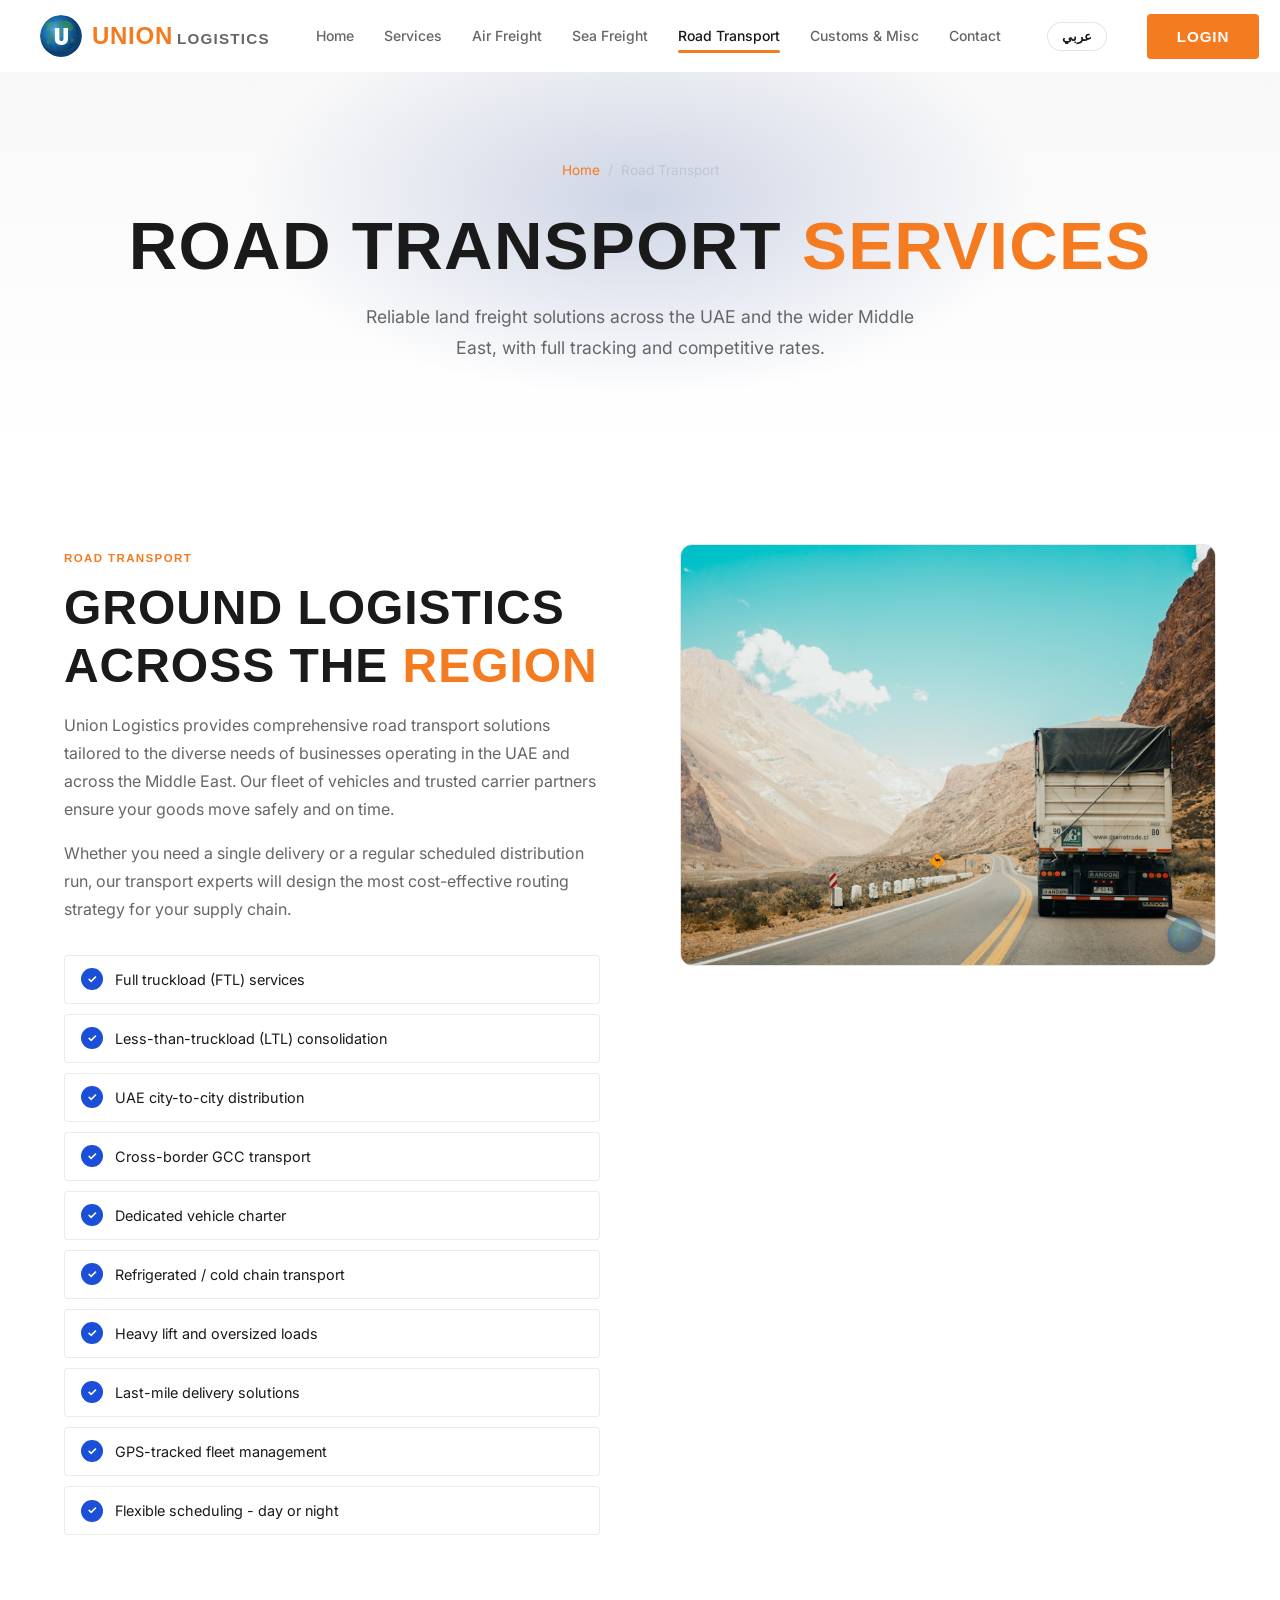
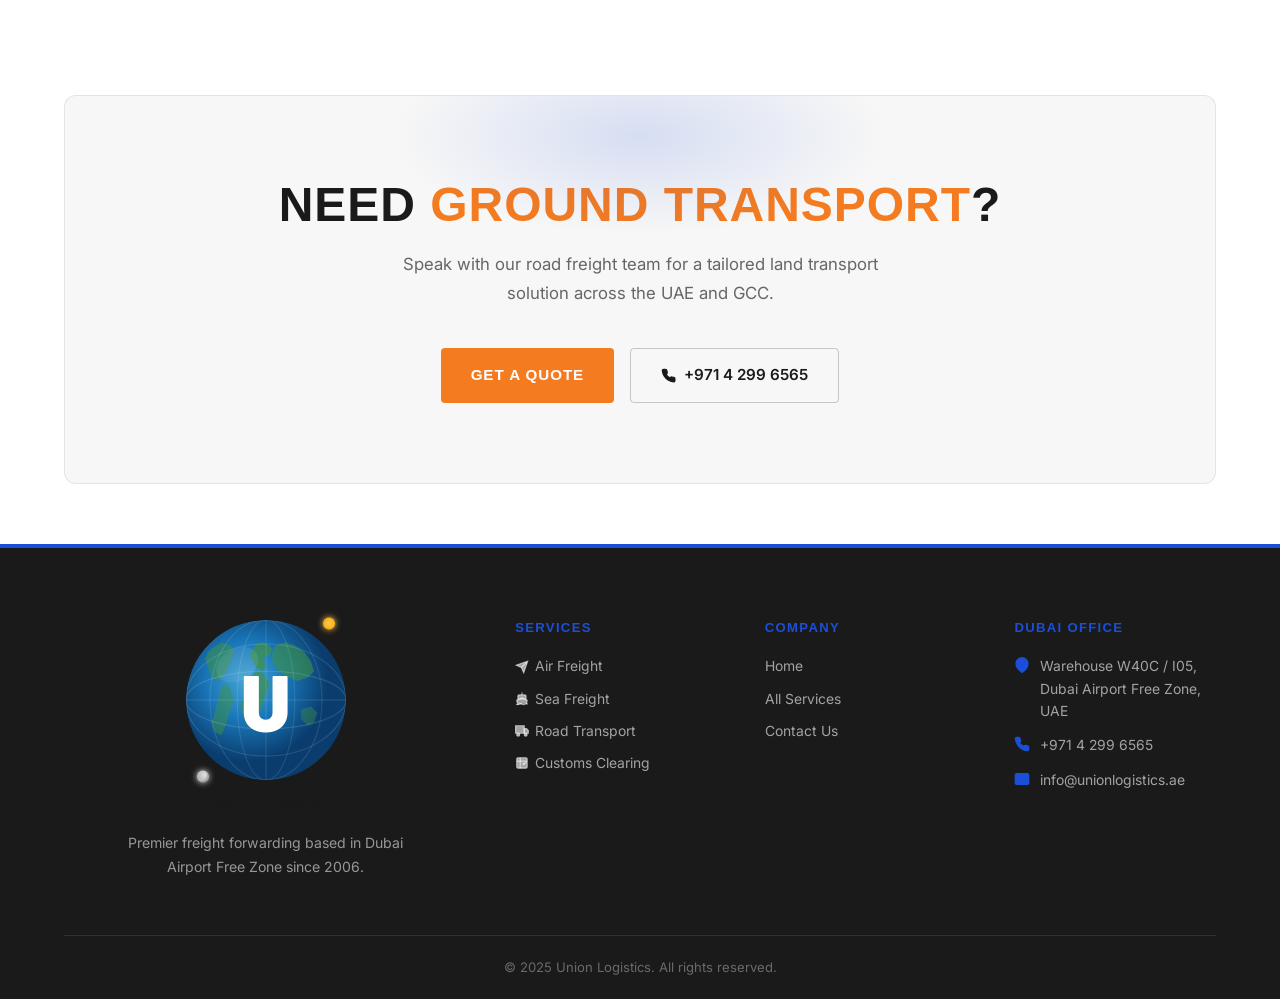
<file: road-transport.html>
<!DOCTYPE html>
<html data-theme="express" lang="en">
<head>
  <meta charset="UTF-8">
  <meta name="viewport" content="width=device-width, initial-scale=1.0">
  <title>Road Transport – Union Logistics | UAE Land Freight</title>
  <meta name="description" content="Union Logistics road transport services across UAE and the Middle East. Reliable, cost-effective, and fully tracked ground transportation.">
  <link href="https://fonts.googleapis.com/css2?family=Noto+Sans+Arabic:wght@400;600;700;900&display=swap" rel="stylesheet">
  <link rel="stylesheet" href="css/icons.css">
  <link rel="stylesheet" href="css/style.css?v=20260317c">
  <link rel="icon" type="image/svg+xml" href="data:image/svg+xml,<svg xmlns='http://www.w3.org/2000/svg' viewBox='0 0 32 32'><rect width='32' height='32' rx='8' fill='%231B4FD8'/><text y='22' x='5' font-size='18' font-family='Arial' font-weight='900' fill='white'>U</text></svg>">
</head>
<body>

<nav class="navbar" id="navbar">
  <div class="navbar-inner">
    <a href="index.html" class="logo">
      <div class="logo-globe"><span class="logo-u">U</span></div>
      <div class="logo-wordmark">
        <span class="logo-union">UNION</span>
        <span class="logo-logistics">LOGISTICS</span>
      </div>
    </a>
    <div class="nav-links">
      <a href="index.html">Home</a><a href="services.html">Services</a><a href="air-freight.html">Air Freight</a>
      <a href="sea-freight.html">Sea Freight</a><a href="road-transport.html" class="active">Road Transport</a>
      <a href="customs-clearing.html">Customs &amp; Misc</a><a href="contact.html">Contact</a>
    </div>
    <button id="langToggle" class="lang-toggle" onclick="toggleLanguage()">عربي</button>
    <button class="btn btn-gold nav-cta" onclick="document.getElementById('loginModal').style.display='flex'">Login</button>
    <button class="hamburger" id="hamburger" aria-label="Menu"><span></span><span></span><span></span></button>
  </div>
</nav>
<div class="mobile-menu" id="mobileMenu">
  <a href="index.html">Home</a><a href="services.html">Services</a><a href="air-freight.html">Air Freight</a>
  <a href="sea-freight.html">Sea Freight</a><a href="road-transport.html">Road Transport</a>
  <a href="customs-clearing.html">Customs &amp; Misc</a><a href="contact.html">Contact</a>
  <a href="contact.html" class="btn btn-gold" style="margin-top:16px;">Get a Quote</a>
</div>

<section class="page-hero">
  <div class="container" style="position:relative;z-index:1;">
    <div class="breadcrumb"><a href="index.html">Home</a><span>/</span><span>Road Transport</span></div>
    <h1>Road Transport <span class="gradient-text">Services</span></h1>
    <p>Reliable land freight solutions across the UAE and the wider Middle East, with full tracking and competitive rates.</p>
  </div>
</section>

<section class="section">
  <div class="container">
    <div class="detail-grid">
      <div class="reveal">
        <span class="section-label">Road Transport</span>
        <h2 class="section-title">Ground Logistics Across the <span class="gradient-text">Region</span></h2>
        <p>Union Logistics provides comprehensive road transport solutions tailored to the diverse needs of businesses operating in the UAE and across the Middle East. Our fleet of vehicles and trusted carrier partners ensure your goods move safely and on time.</p>
        <p style="margin-top:16px;">Whether you need a single delivery or a regular scheduled distribution run, our transport experts will design the most cost-effective routing strategy for your supply chain.</p>
        <div class="capability-list" style="margin-top:32px;">
          <div class="capability-item">Full truckload (FTL) services</div>
          <div class="capability-item">Less-than-truckload (LTL) consolidation</div>
          <div class="capability-item">UAE city-to-city distribution</div>
          <div class="capability-item">Cross-border GCC transport</div>
          <div class="capability-item">Dedicated vehicle charter</div>
          <div class="capability-item">Refrigerated / cold chain transport</div>
          <div class="capability-item">Heavy lift and oversized loads</div>
          <div class="capability-item">Last-mile delivery solutions</div>
          <div class="capability-item">GPS-tracked fleet management</div>
          <div class="capability-item">Flexible scheduling - day or night</div>
        </div>
      </div>
      <div class="detail-image reveal reveal-delay-2">
        <img src="images/road-transport-hero.jpg" alt="Road transport trucks UAE">
      </div>
    </div>
  </div>
</section>

<section class="section-sm">
  <div class="container">
    <div class="cta-banner reveal">
      <h2>Need <span class="gradient-text">Ground Transport</span>?</h2>
      <p>Speak with our road freight team for a tailored land transport solution across the UAE and GCC.</p>
      <div class="cta-actions">
        <a href="contact.html" class="btn btn-gold">Get a Quote</a>
        <a href="tel:+97142996565" class="btn btn-outline"><svg class="icon" viewBox="0 0 24 24" fill="none" stroke="currentColor" stroke-width="2"><path d="M22 16.92v3a2 2 0 0 1-2.18 2 19.79 19.79 0 0 1-8.63-3.07 19.5 19.5 0 0 1-6-6 19.79 19.79 0 0 1-3.07-8.67A2 2 0 0 1 4.11 2h3a2 2 0 0 1 2 1.72 12.84 12.84 0 0 0 .7 2.81 2 2 0 0 1-.45 2.11L8.09 9.91a16 16 0 0 0 6 6l1.27-1.27a2 2 0 0 1 2.11-.45 12.84 12.84 0 0 0 2.81.7A2 2 0 0 1 22 16.92z"/></svg> +971 4 299 6565</a>
      </div>
    </div>
  </div>
</section>

<footer class="footer">
  <div class="container">
    <div class="footer-grid">
      <div class="footer-brand">
        <a href="index.html" class="logo"><div class="logo-globe"><span class="logo-u">U</span></div><div class="logo-text">Union <span>Logistics</span></div></a>
        <p>Premier freight forwarding based in Dubai Airport Free Zone since 2006.</p>
      </div>
      <div class="footer-col"><h5>Services</h5>
        <div class="footer-links">
          <a href="air-freight.html"><svg class="icon" viewBox="0 0 24 24" fill="none" stroke="currentColor" stroke-width="2"><path d="M22 2L11 13M22 2l-7 20-4-9-9-4 20-7z"/></svg> Air Freight</a><a href="sea-freight.html"><svg class="icon" viewBox="0 0 24 24" fill="none" stroke="currentColor" stroke-width="2"><path d="M2 21c.6.5 1.2 1 2.5 1 2.5 0 2.5-2 5-2s2.5 2 5 2 2.5-2 5-2c1.3 0 1.9.5 2.5 1"/><path d="M19.38 20A11.6 11.6 0 0 0 21 14l-9-4-9 4c0 2.9.94 5.34 2.81 7.76"/><path d="M19 13V7a2 2 0 0 0-2-2H7a2 2 0 0 0-2 2v6"/><path d="M12 1v4"/></svg> Sea Freight</a>
          <a href="road-transport.html"><svg class="icon" viewBox="0 0 24 24" fill="none" stroke="currentColor" stroke-width="2"><path d="M1 3h15v13H1z"/><path d="M16 8h4l3 3v5h-7V8z"/><circle cx="5.5" cy="18.5" r="2.5"/><circle cx="18.5" cy="18.5" r="2.5"/></svg> Road Transport</a><a href="customs-clearing.html"><svg class="icon" viewBox="0 0 24 24" fill="none" stroke="currentColor" stroke-width="2"><rect x="3" y="3" width="18" height="18" rx="2"/><path d="M9 3v18"/><path d="M3 9h18"/><path d="M13 13l2 2 4-4"/></svg> Customs Clearing</a>
        </div>
      </div>
      <div class="footer-col"><h5>Company</h5>
        <div class="footer-links"><a href="index.html">Home</a><a href="services.html">All Services</a><a href="contact.html">Contact Us</a></div>
      </div>
      <div class="footer-col"><h5>Dubai Office</h5>
        <div class="footer-contact-item"><span class="footer-contact-icon"><svg class="icon" viewBox="0 0 24 24" fill="none" stroke="currentColor" stroke-width="2"><path d="M21 10c0 7-9 13-9 13s-9-6-9-13a9 9 0 0 1 18 0z"/><circle cx="12" cy="10" r="3"/></svg></span><span>Warehouse W40C / I05, Dubai Airport Free Zone, UAE</span></div>
        <div class="footer-contact-item"><span class="footer-contact-icon"><svg class="icon" viewBox="0 0 24 24" fill="none" stroke="currentColor" stroke-width="2"><path d="M22 16.92v3a2 2 0 0 1-2.18 2 19.79 19.79 0 0 1-8.63-3.07 19.5 19.5 0 0 1-6-6 19.79 19.79 0 0 1-3.07-8.67A2 2 0 0 1 4.11 2h3a2 2 0 0 1 2 1.72 12.84 12.84 0 0 0 .7 2.81 2 2 0 0 1-.45 2.11L8.09 9.91a16 16 0 0 0 6 6l1.27-1.27a2 2 0 0 1 2.11-.45 12.84 12.84 0 0 0 2.81.7A2 2 0 0 1 22 16.92z"/></svg></span><a href="tel:+97142996565">+971 4 299 6565</a></div>
        <div class="footer-contact-item"><span class="footer-contact-icon"><svg class="icon" viewBox="0 0 24 24" fill="none" stroke="currentColor" stroke-width="2"><rect x="2" y="4" width="20" height="16" rx="2"/><path d="m22 7-8.97 5.7a1.94 1.94 0 0 1-2.06 0L2 7"/></svg></span><a href="mailto:info@unionlogistics.ae">info@unionlogistics.ae</a></div>
      </div>
    </div>
    <div class="footer-bottom"><p>&copy; 2025 Union Logistics. All rights reserved.</p></div>
  </div>
</footer>
<script src="js/main.js?v=20260317c"></script>

<!-- Login Modal -->
<div id="loginModal" style="display:none;position:fixed;inset:0;z-index:9999;background:rgba(0,0,0,0.6);backdrop-filter:blur(8px);align-items:center;justify-content:center;" onclick="if(event.target===this)this.style.display='none'">
  <div style="background:var(--navy,#0a1628);border:1px solid rgba(255,255,255,0.1);border-radius:16px;padding:28px 32px;max-width:420px;width:90%;text-align:center;box-shadow:0 24px 64px rgba(0,0,0,0.5);position:relative;">
    <button onclick="document.getElementById('loginModal').style.display='none'" style="position:absolute;top:16px;right:16px;background:none;border:none;color:var(--muted,#8899aa);font-size:1.5rem;cursor:pointer;line-height:1;">&times;</button>
    <div style="width:150px;height:150px;margin:0 auto 16px;background:url('images/globe.svg') center/cover no-repeat;border-radius:50%;"></div>
    <h3 style="color:var(--white,#fff);margin-bottom:12px;font-size:1.4rem;">Client Portal</h3>
    <p style="color:var(--orange,#F47B20);font-weight:700;font-size:1.1rem;margin-bottom:8px;">Full Management System Coming Soon!</p>
    <p style="color:var(--muted,#8899aa);font-size:0.9rem;line-height:1.6;">We are building an exciting client management portal. Stay tuned for shipment tracking, documentation, and more.</p>
    <a href="contact.html" class="btn btn-orange" style="margin-top:24px;width:100%;justify-content:center;">Contact Us Instead &rarr;</a>
  </div>
</div>

<script src="js/lang.js"></script>
</body>
</html>
</file>
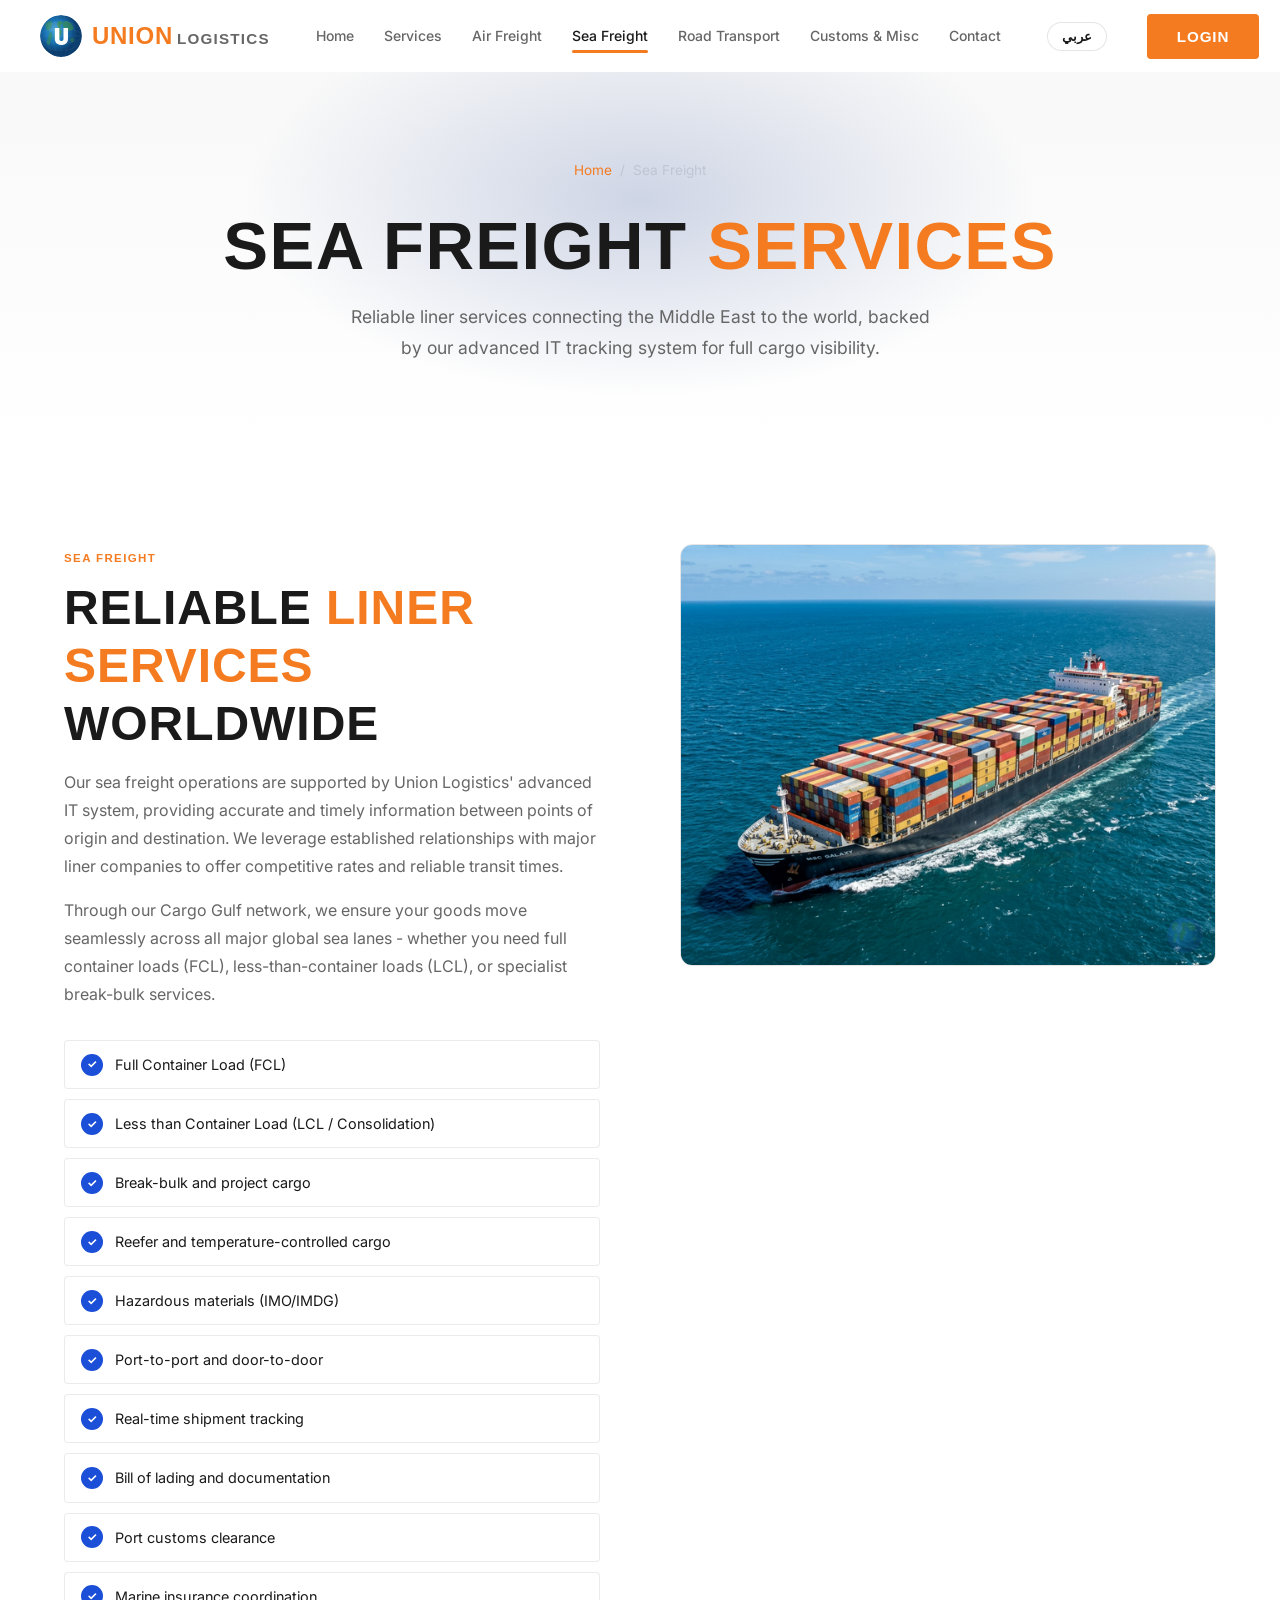
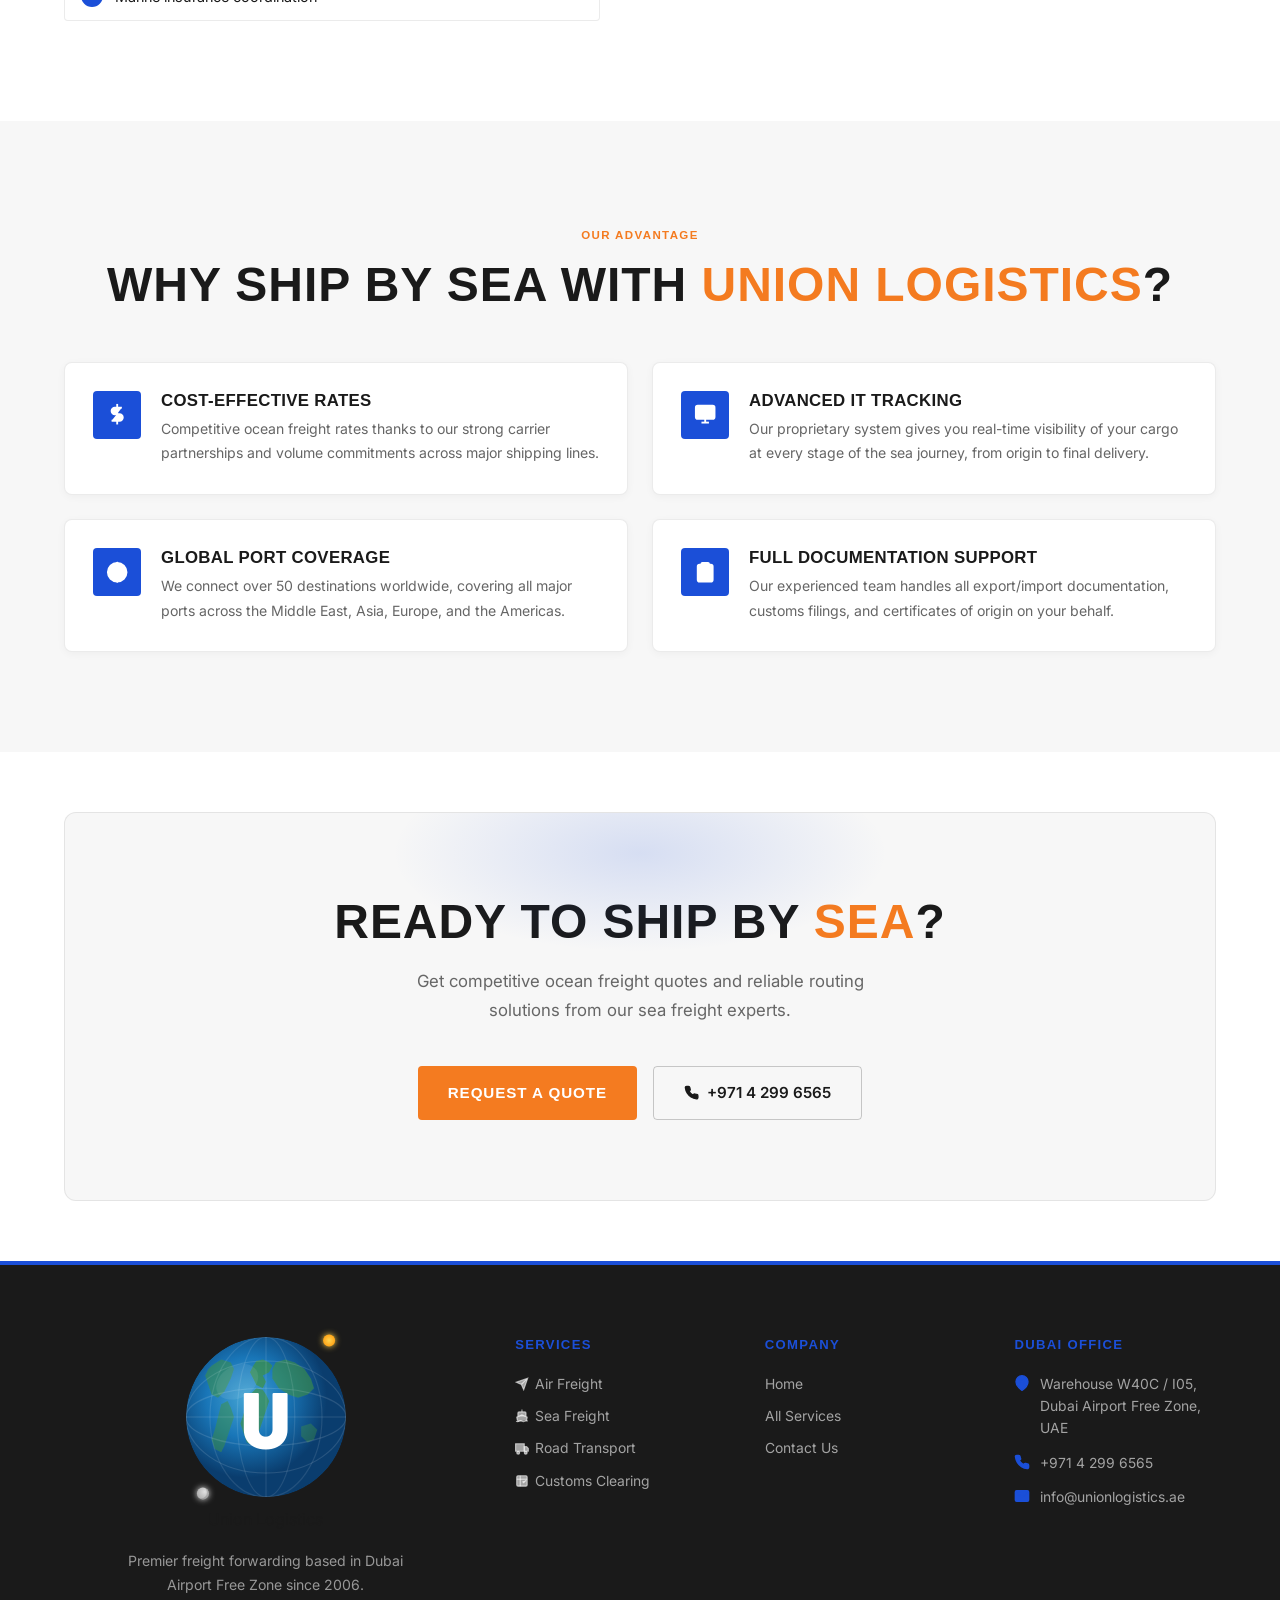
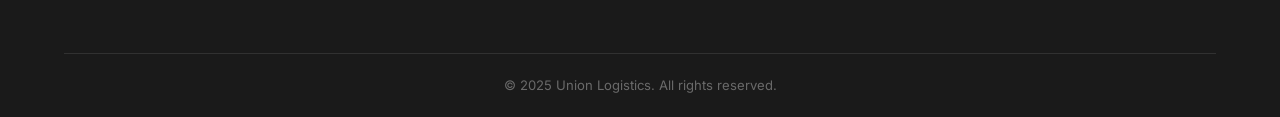
<file: sea-freight.html>
<!DOCTYPE html>
<html data-theme="express" lang="en">
<head>
  <meta charset="UTF-8">
  <meta name="viewport" content="width=device-width, initial-scale=1.0">
  <title>Sea Freight Services – Union Logistics | Dubai, UAE</title>
  <meta name="description" content="Union Logistics reliable sea freight liner services with advanced IT tracking, inbound and outbound logistics, and centralized warehousing support.">
  <link href="https://fonts.googleapis.com/css2?family=Noto+Sans+Arabic:wght@400;600;700;900&display=swap" rel="stylesheet">
  <link rel="stylesheet" href="css/icons.css">
  <link rel="stylesheet" href="css/style.css?v=20260317c">
  <link rel="icon" type="image/svg+xml" href="data:image/svg+xml,<svg xmlns='http://www.w3.org/2000/svg' viewBox='0 0 32 32'><rect width='32' height='32' rx='8' fill='%231B4FD8'/><text y='22' x='5' font-size='18' font-family='Arial' font-weight='900' fill='white'>U</text></svg>">
</head>
<body>

<nav class="navbar" id="navbar">
  <div class="navbar-inner">
    <a href="index.html" class="logo">
      <div class="logo-globe"><span class="logo-u">U</span></div>
      <div class="logo-wordmark">
        <span class="logo-union">UNION</span>
        <span class="logo-logistics">LOGISTICS</span>
      </div>
    </a>
    <div class="nav-links">
      <a href="index.html">Home</a><a href="services.html">Services</a><a href="air-freight.html">Air Freight</a>
      <a href="sea-freight.html" class="active">Sea Freight</a><a href="road-transport.html">Road Transport</a>
      <a href="customs-clearing.html">Customs &amp; Misc</a><a href="contact.html">Contact</a>
    </div>
    <button id="langToggle" class="lang-toggle" onclick="toggleLanguage()">عربي</button>
    <button class="btn btn-gold nav-cta" onclick="document.getElementById('loginModal').style.display='flex'">Login</button>
    <button class="hamburger" id="hamburger" aria-label="Menu"><span></span><span></span><span></span></button>
  </div>
</nav>
<div class="mobile-menu" id="mobileMenu">
  <a href="index.html">Home</a><a href="services.html">Services</a><a href="air-freight.html">Air Freight</a>
  <a href="sea-freight.html">Sea Freight</a><a href="road-transport.html">Road Transport</a>
  <a href="customs-clearing.html">Customs &amp; Misc</a><a href="contact.html">Contact</a>
  <a href="contact.html" class="btn btn-gold" style="margin-top:16px;">Get a Quote</a>
</div>

<section class="page-hero">
  <div class="container" style="position:relative;z-index:1;">
    <div class="breadcrumb"><a href="index.html">Home</a><span>/</span><span>Sea Freight</span></div>
    <h1>Sea Freight <span class="gradient-text">Services</span></h1>
    <p>Reliable liner services connecting the Middle East to the world, backed by our advanced IT tracking system for full cargo visibility.</p>
  </div>
</section>

<section class="section">
  <div class="container">
    <div class="detail-grid">
      <div class="reveal">
        <span class="section-label">Sea Freight</span>
        <h2 class="section-title">Reliable <span class="gradient-text">Liner Services</span> Worldwide</h2>
        <p>Our sea freight operations are supported by Union Logistics' advanced IT system, providing accurate and timely information between points of origin and destination. We leverage established relationships with major liner companies to offer competitive rates and reliable transit times.</p>
        <p style="margin-top:16px;">Through our Cargo Gulf network, we ensure your goods move seamlessly across all major global sea lanes - whether you need full container loads (FCL), less-than-container loads (LCL), or specialist break-bulk services.</p>
        <div class="capability-list" style="margin-top:32px;">
          <div class="capability-item">Full Container Load (FCL)</div>
          <div class="capability-item">Less than Container Load (LCL / Consolidation)</div>
          <div class="capability-item">Break-bulk and project cargo</div>
          <div class="capability-item">Reefer and temperature-controlled cargo</div>
          <div class="capability-item">Hazardous materials (IMO/IMDG)</div>
          <div class="capability-item">Port-to-port and door-to-door</div>
          <div class="capability-item">Real-time shipment tracking</div>
          <div class="capability-item">Bill of lading and documentation</div>
          <div class="capability-item">Port customs clearance</div>
          <div class="capability-item">Marine insurance coordination</div>
        </div>
      </div>
      <div class="detail-image reveal reveal-delay-2">
        <img src="images/sea-freight-hero.jpg" alt="Sea freight cargo vessel">
      </div>
    </div>
  </div>
</section>

<section class="section services-section">
  <div class="container">
    <div class="text-center reveal">
      <span class="section-label">Our Advantage</span>
      <h2 class="section-title">Why Ship by Sea with <span class="gradient-text">Union Logistics</span>?</h2>
    </div>
    <div class="features-grid" style="margin-top:48px;">
      <div class="feature-card reveal reveal-delay-1">
        <div class="feature-icon-wrap"><svg class="icon" viewBox="0 0 24 24" fill="none" stroke="currentColor" stroke-width="2"><line x1="12" y1="1" x2="12" y2="23"/><path d="M17 5H9.5a3.5 3.5 0 0 0 0 7h5a3.5 3.5 0 0 1 0 7H6"/></svg></div>
        <div><h4>Cost-Effective Rates</h4><p>Competitive ocean freight rates thanks to our strong carrier partnerships and volume commitments across major shipping lines.</p></div>
      </div>
      <div class="feature-card reveal reveal-delay-2">
        <div class="feature-icon-wrap"><svg class="icon" viewBox="0 0 24 24" fill="none" stroke="currentColor" stroke-width="2"><rect x="2" y="3" width="20" height="14" rx="2"/><line x1="8" y1="21" x2="16" y2="21"/><line x1="12" y1="17" x2="12" y2="21"/></svg></div>
        <div><h4>Advanced IT Tracking</h4><p>Our proprietary system gives you real-time visibility of your cargo at every stage of the sea journey, from origin to final delivery.</p></div>
      </div>
      <div class="feature-card reveal reveal-delay-3">
        <div class="feature-icon-wrap"><svg class="icon" viewBox="0 0 24 24" fill="none" stroke="currentColor" stroke-width="2"><circle cx="12" cy="12" r="10"/><path d="M2 12h20"/><path d="M12 2a15.3 15.3 0 0 1 4 10 15.3 15.3 0 0 1-4 10 15.3 15.3 0 0 1-4-10 15.3 15.3 0 0 1 4-10z"/></svg></div>
        <div><h4>Global Port Coverage</h4><p>We connect over 50 destinations worldwide, covering all major ports across the Middle East, Asia, Europe, and the Americas.</p></div>
      </div>
      <div class="feature-card reveal reveal-delay-4">
        <div class="feature-icon-wrap"><svg class="icon" viewBox="0 0 24 24" fill="none" stroke="currentColor" stroke-width="2"><path d="M16 4h2a2 2 0 0 1 2 2v14a2 2 0 0 1-2 2H6a2 2 0 0 1-2-2V6a2 2 0 0 1 2-2h2"/><rect x="8" y="2" width="8" height="4" rx="1"/></svg></div>
        <div><h4>Full Documentation Support</h4><p>Our experienced team handles all export/import documentation, customs filings, and certificates of origin on your behalf.</p></div>
      </div>
    </div>
  </div>
</section>

<section class="section-sm">
  <div class="container">
    <div class="cta-banner reveal">
      <h2>Ready to Ship by <span class="gradient-text">Sea</span>?</h2>
      <p>Get competitive ocean freight quotes and reliable routing solutions from our sea freight experts.</p>
      <div class="cta-actions">
        <a href="contact.html" class="btn btn-gold">Request a Quote</a>
        <a href="tel:+97142996565" class="btn btn-outline"><svg class="icon" viewBox="0 0 24 24" fill="none" stroke="currentColor" stroke-width="2"><path d="M22 16.92v3a2 2 0 0 1-2.18 2 19.79 19.79 0 0 1-8.63-3.07 19.5 19.5 0 0 1-6-6 19.79 19.79 0 0 1-3.07-8.67A2 2 0 0 1 4.11 2h3a2 2 0 0 1 2 1.72 12.84 12.84 0 0 0 .7 2.81 2 2 0 0 1-.45 2.11L8.09 9.91a16 16 0 0 0 6 6l1.27-1.27a2 2 0 0 1 2.11-.45 12.84 12.84 0 0 0 2.81.7A2 2 0 0 1 22 16.92z"/></svg> +971 4 299 6565</a>
      </div>
    </div>
  </div>
</section>

<footer class="footer">
  <div class="container">
    <div class="footer-grid">
      <div class="footer-brand">
        <a href="index.html" class="logo"><div class="logo-globe"><span class="logo-u">U</span></div><div class="logo-text">Union <span>Logistics</span></div></a>
        <p>Premier freight forwarding based in Dubai Airport Free Zone since 2006.</p>
      </div>
      <div class="footer-col"><h5>Services</h5>
        <div class="footer-links">
          <a href="air-freight.html"><svg class="icon" viewBox="0 0 24 24" fill="none" stroke="currentColor" stroke-width="2"><path d="M22 2L11 13M22 2l-7 20-4-9-9-4 20-7z"/></svg> Air Freight</a><a href="sea-freight.html"><svg class="icon" viewBox="0 0 24 24" fill="none" stroke="currentColor" stroke-width="2"><path d="M2 21c.6.5 1.2 1 2.5 1 2.5 0 2.5-2 5-2s2.5 2 5 2 2.5-2 5-2c1.3 0 1.9.5 2.5 1"/><path d="M19.38 20A11.6 11.6 0 0 0 21 14l-9-4-9 4c0 2.9.94 5.34 2.81 7.76"/><path d="M19 13V7a2 2 0 0 0-2-2H7a2 2 0 0 0-2 2v6"/><path d="M12 1v4"/></svg> Sea Freight</a>
          <a href="road-transport.html"><svg class="icon" viewBox="0 0 24 24" fill="none" stroke="currentColor" stroke-width="2"><path d="M1 3h15v13H1z"/><path d="M16 8h4l3 3v5h-7V8z"/><circle cx="5.5" cy="18.5" r="2.5"/><circle cx="18.5" cy="18.5" r="2.5"/></svg> Road Transport</a><a href="customs-clearing.html"><svg class="icon" viewBox="0 0 24 24" fill="none" stroke="currentColor" stroke-width="2"><rect x="3" y="3" width="18" height="18" rx="2"/><path d="M9 3v18"/><path d="M3 9h18"/><path d="M13 13l2 2 4-4"/></svg> Customs Clearing</a>
        </div>
      </div>
      <div class="footer-col"><h5>Company</h5>
        <div class="footer-links"><a href="index.html">Home</a><a href="services.html">All Services</a><a href="contact.html">Contact Us</a></div>
      </div>
      <div class="footer-col"><h5>Dubai Office</h5>
        <div class="footer-contact-item"><span class="footer-contact-icon"><svg class="icon" viewBox="0 0 24 24" fill="none" stroke="currentColor" stroke-width="2"><path d="M21 10c0 7-9 13-9 13s-9-6-9-13a9 9 0 0 1 18 0z"/><circle cx="12" cy="10" r="3"/></svg></span><span>Warehouse W40C / I05, Dubai Airport Free Zone, UAE</span></div>
        <div class="footer-contact-item"><span class="footer-contact-icon"><svg class="icon" viewBox="0 0 24 24" fill="none" stroke="currentColor" stroke-width="2"><path d="M22 16.92v3a2 2 0 0 1-2.18 2 19.79 19.79 0 0 1-8.63-3.07 19.5 19.5 0 0 1-6-6 19.79 19.79 0 0 1-3.07-8.67A2 2 0 0 1 4.11 2h3a2 2 0 0 1 2 1.72 12.84 12.84 0 0 0 .7 2.81 2 2 0 0 1-.45 2.11L8.09 9.91a16 16 0 0 0 6 6l1.27-1.27a2 2 0 0 1 2.11-.45 12.84 12.84 0 0 0 2.81.7A2 2 0 0 1 22 16.92z"/></svg></span><a href="tel:+97142996565">+971 4 299 6565</a></div>
        <div class="footer-contact-item"><span class="footer-contact-icon"><svg class="icon" viewBox="0 0 24 24" fill="none" stroke="currentColor" stroke-width="2"><rect x="2" y="4" width="20" height="16" rx="2"/><path d="m22 7-8.97 5.7a1.94 1.94 0 0 1-2.06 0L2 7"/></svg></span><a href="mailto:info@unionlogistics.ae">info@unionlogistics.ae</a></div>
      </div>
    </div>
    <div class="footer-bottom"><p>&copy; 2025 Union Logistics. All rights reserved.</p></div>
  </div>
</footer>
<script src="js/main.js?v=20260317c"></script>

<!-- Login Modal -->
<div id="loginModal" style="display:none;position:fixed;inset:0;z-index:9999;background:rgba(0,0,0,0.6);backdrop-filter:blur(8px);align-items:center;justify-content:center;" onclick="if(event.target===this)this.style.display='none'">
  <div style="background:var(--navy,#0a1628);border:1px solid rgba(255,255,255,0.1);border-radius:16px;padding:28px 32px;max-width:420px;width:90%;text-align:center;box-shadow:0 24px 64px rgba(0,0,0,0.5);position:relative;">
    <button onclick="document.getElementById('loginModal').style.display='none'" style="position:absolute;top:16px;right:16px;background:none;border:none;color:var(--muted,#8899aa);font-size:1.5rem;cursor:pointer;line-height:1;">&times;</button>
    <div style="width:150px;height:150px;margin:0 auto 16px;background:url('images/globe.svg') center/cover no-repeat;border-radius:50%;"></div>
    <h3 style="color:var(--white,#fff);margin-bottom:12px;font-size:1.4rem;">Client Portal</h3>
    <p style="color:var(--orange,#F47B20);font-weight:700;font-size:1.1rem;margin-bottom:8px;">Full Management System Coming Soon!</p>
    <p style="color:var(--muted,#8899aa);font-size:0.9rem;line-height:1.6;">We are building an exciting client management portal. Stay tuned for shipment tracking, documentation, and more.</p>
    <a href="contact.html" class="btn btn-orange" style="margin-top:24px;width:100%;justify-content:center;">Contact Us Instead &rarr;</a>
  </div>
</div>

<script src="js/lang.js"></script>
</body>
</html>
</file>
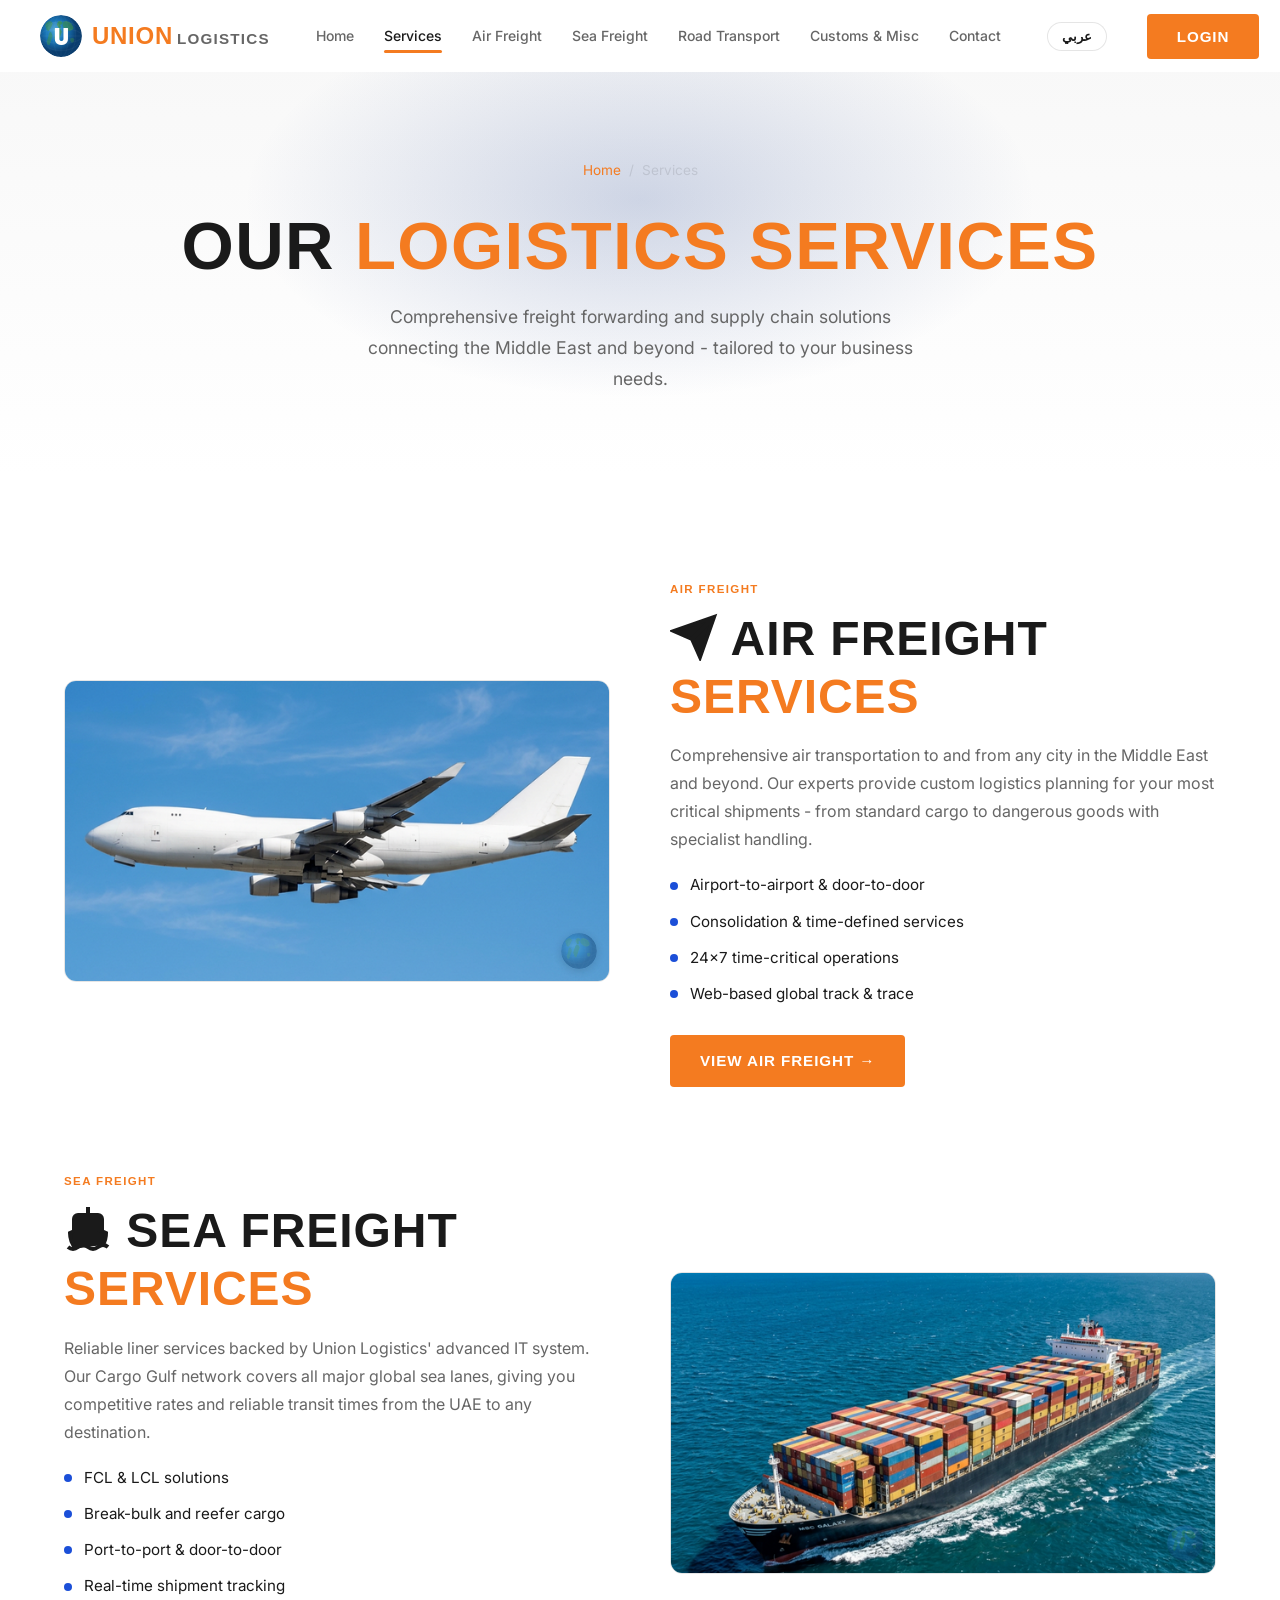
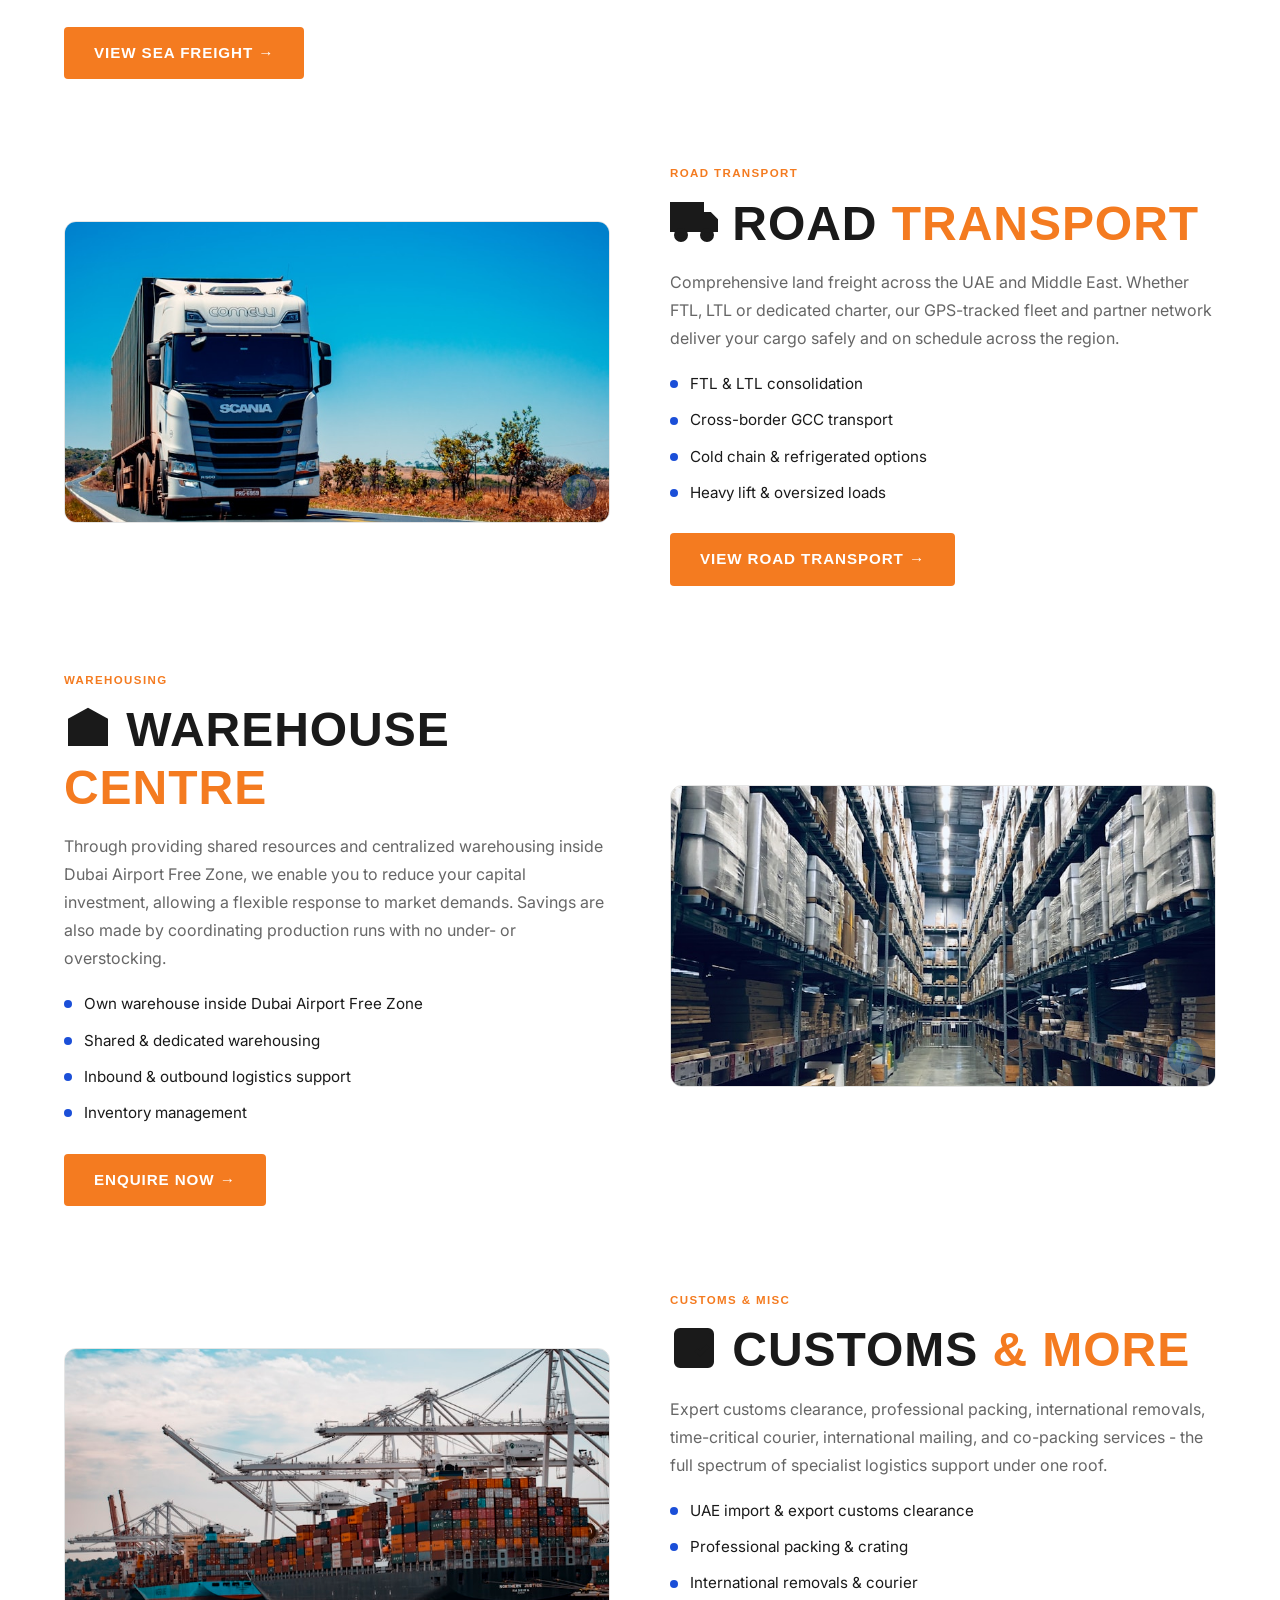
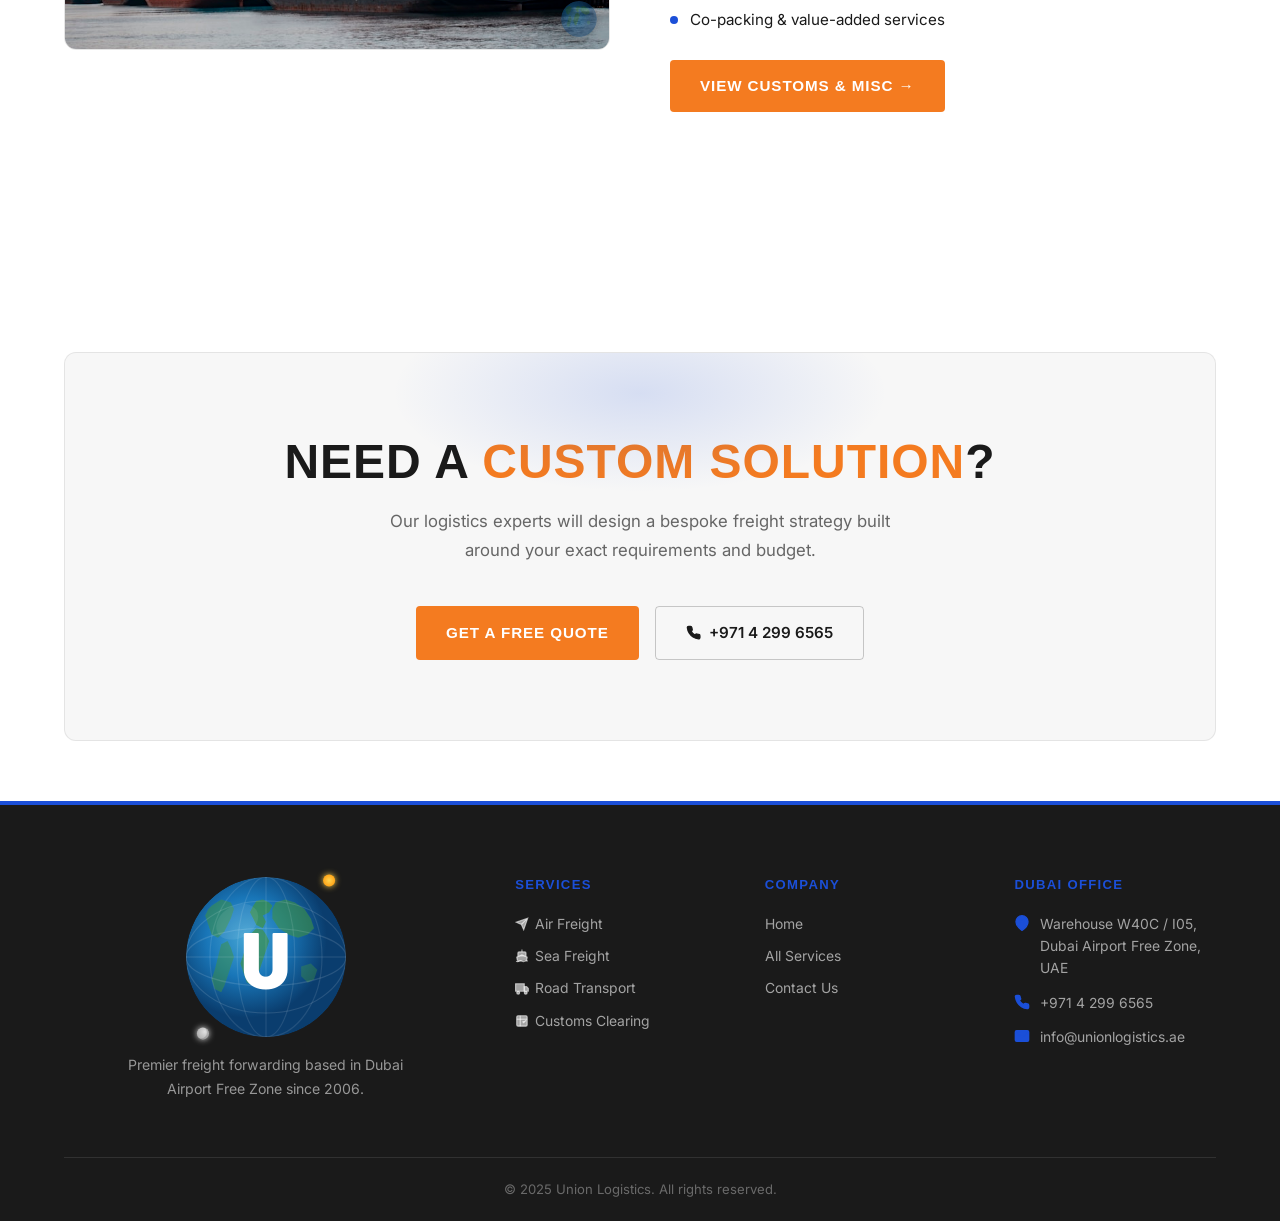
<file: services.html>
<!DOCTYPE html>
<html data-theme="express" lang="en">
<head>
  <meta charset="UTF-8">
  <meta name="viewport" content="width=device-width, initial-scale=1.0">
  <title>All Services – Union Logistics | Dubai, UAE</title>
  <meta name="description" content="Union Logistics full range of services: air freight, sea freight, road transport, customs clearing, warehousing, and global logistics solutions from Dubai.">
  <link href="https://fonts.googleapis.com/css2?family=Noto+Sans+Arabic:wght@400;600;700;900&display=swap" rel="stylesheet">
  <link rel="stylesheet" href="css/icons.css">
  <link rel="stylesheet" href="css/style.css?v=20260317c">
  <link rel="icon" type="image/svg+xml" href="data:image/svg+xml,<svg xmlns='http://www.w3.org/2000/svg' viewBox='0 0 32 32'><rect width='32' height='32' rx='8' fill='%231B3E8F'/><text y='22' x='5' font-size='18' font-family='Arial' font-weight='900' fill='%23F47B20'>U</text></svg>">
</head>
<body>

<nav class="navbar" id="navbar">
  <div class="navbar-inner">
    <a href="index.html" class="logo">
      <div class="logo-globe"><span class="logo-u">U</span></div>
      <div class="logo-wordmark">
        <span class="logo-union">UNION</span>
        <span class="logo-logistics">LOGISTICS</span>
      </div>
    </a>
    <div class="nav-links">
      <a href="index.html">Home</a><a href="services.html" class="active">Services</a>
      <a href="air-freight.html">Air Freight</a><a href="sea-freight.html">Sea Freight</a>
      <a href="road-transport.html">Road Transport</a><a href="customs-clearing.html">Customs &amp; Misc</a>
      <a href="contact.html">Contact</a>
    </div>
    <button id="langToggle" class="lang-toggle" onclick="toggleLanguage()">عربي</button>
    <button class="btn btn-orange nav-cta" onclick="document.getElementById('loginModal').style.display='flex'">Login</button>
    <button class="hamburger" id="hamburger" aria-label="Menu"><span></span><span></span><span></span></button>
  </div>
</nav>
<div class="mobile-menu" id="mobileMenu">
  <a href="index.html">Home</a><a href="services.html">Services</a><a href="air-freight.html">Air Freight</a>
  <a href="sea-freight.html">Sea Freight</a><a href="road-transport.html">Road Transport</a>
  <a href="customs-clearing.html">Customs &amp; Misc</a><a href="contact.html">Contact</a>
  <a href="contact.html" class="btn btn-orange" style="margin-top:16px;">Get a Quote</a>
</div>

<section class="page-hero">
  <div class="container" style="position:relative;z-index:1;">
    <div class="breadcrumb"><a href="index.html">Home</a><span>/</span><span>Services</span></div>
    <h1>Our <span class="gradient-text">Logistics Services</span></h1>
    <p>Comprehensive freight forwarding and supply chain solutions connecting the Middle East and beyond - tailored to your business needs.</p>
  </div>
</section>

<section class="section">
  <div class="container">

    <!-- Air Freight -->
    <div class="service-row reveal">
      <div class="service-row-image">
        <img src="images/air-freight.jpg" alt="Air Freight – Union Logistics">
      </div>
      <div>
        <span class="section-label">Air Freight</span>
        <h2 class="section-title"><svg class="icon" viewBox="0 0 24 24" fill="none" stroke="currentColor" stroke-width="2"><path d="M22 2L11 13M22 2l-7 20-4-9-9-4 20-7z"/></svg> Air Freight <span class="gradient-text">Services</span></h2>
        <p>Comprehensive air transportation to and from any city in the Middle East and beyond. Our experts provide custom logistics planning for your most critical shipments - from standard cargo to dangerous goods with specialist handling.</p>
        <div class="about-features" style="margin-top:20px;">
          <div class="about-feature">Airport-to-airport &amp; door-to-door</div>
          <div class="about-feature">Consolidation &amp; time-defined services</div>
          <div class="about-feature">24×7 time-critical operations</div>
          <div class="about-feature">Web-based global track &amp; trace</div>
        </div>
        <a href="air-freight.html" class="btn btn-orange" style="margin-top:28px;">View Air Freight →</a>
      </div>
    </div>

    <!-- Sea Freight -->
    <div class="service-row reverse reveal">
      <div class="service-row-image">
        <img src="images/sea-freight.jpg" alt="Sea Freight – Union Logistics">
      </div>
      <div>
        <span class="section-label">Sea Freight</span>
        <h2 class="section-title"><svg class="icon" viewBox="0 0 24 24" fill="none" stroke="currentColor" stroke-width="2"><path d="M2 21c.6.5 1.2 1 2.5 1 2.5 0 2.5-2 5-2s2.5 2 5 2 2.5-2 5-2c1.3 0 1.9.5 2.5 1"/><path d="M19.38 20A11.6 11.6 0 0 0 21 14l-9-4-9 4c0 2.9.94 5.34 2.81 7.76"/><path d="M19 13V7a2 2 0 0 0-2-2H7a2 2 0 0 0-2 2v6"/><path d="M12 1v4"/></svg> Sea Freight <span class="gradient-text">Services</span></h2>
        <p>Reliable liner services backed by Union Logistics' advanced IT system. Our Cargo Gulf network covers all major global sea lanes, giving you competitive rates and reliable transit times from the UAE to any destination.</p>
        <div class="about-features" style="margin-top:20px;">
          <div class="about-feature">FCL &amp; LCL solutions</div>
          <div class="about-feature">Break-bulk and reefer cargo</div>
          <div class="about-feature">Port-to-port &amp; door-to-door</div>
          <div class="about-feature">Real-time shipment tracking</div>
        </div>
        <a href="sea-freight.html" class="btn btn-orange" style="margin-top:28px;">View Sea Freight →</a>
      </div>
    </div>

    <!-- Road Transport -->
    <div class="service-row reveal">
      <div class="service-row-image">
        <img src="images/road-transport.jpg" alt="Road Transport – Union Logistics">
      </div>
      <div>
        <span class="section-label">Road Transport</span>
        <h2 class="section-title"><svg class="icon" viewBox="0 0 24 24" fill="none" stroke="currentColor" stroke-width="2"><path d="M1 3h15v13H1z"/><path d="M16 8h4l3 3v5h-7V8z"/><circle cx="5.5" cy="18.5" r="2.5"/><circle cx="18.5" cy="18.5" r="2.5"/></svg> Road <span class="gradient-text">Transport</span></h2>
        <p>Comprehensive land freight across the UAE and Middle East. Whether FTL, LTL or dedicated charter, our GPS-tracked fleet and partner network deliver your cargo safely and on schedule across the region.</p>
        <div class="about-features" style="margin-top:20px;">
          <div class="about-feature">FTL &amp; LTL consolidation</div>
          <div class="about-feature">Cross-border GCC transport</div>
          <div class="about-feature">Cold chain &amp; refrigerated options</div>
          <div class="about-feature">Heavy lift &amp; oversized loads</div>
        </div>
        <a href="road-transport.html" class="btn btn-orange" style="margin-top:28px;">View Road Transport →</a>
      </div>
    </div>

    <!-- Warehousing -->
    <div class="service-row reverse reveal">
      <div class="service-row-image">
        <img src="images/warehousing.jpg" alt="Warehousing – Union Logistics DAFZA">
      </div>
      <div>
        <span class="section-label">Warehousing</span>
        <h2 class="section-title"><svg class="icon" viewBox="0 0 24 24" fill="none" stroke="currentColor" stroke-width="2"><path d="M3 21V8l9-5 9 5v13"/><path d="M9 21V13h6v8"/><path d="M3 8h18"/></svg> Warehouse <span class="gradient-text">Centre</span></h2>
        <p>Through providing shared resources and centralized warehousing inside Dubai Airport Free Zone, we enable you to reduce your capital investment, allowing a flexible response to market demands. Savings are also made by coordinating production runs with no under- or overstocking.</p>
        <div class="about-features" style="margin-top:20px;">
          <div class="about-feature">Own warehouse inside Dubai Airport Free Zone</div>
          <div class="about-feature">Shared &amp; dedicated warehousing</div>
          <div class="about-feature">Inbound &amp; outbound logistics support</div>
          <div class="about-feature">Inventory management</div>
        </div>
        <a href="contact.html" class="btn btn-orange" style="margin-top:28px;">Enquire Now →</a>
      </div>
    </div>

    <!-- Customs -->
    <div class="service-row reveal">
      <div class="service-row-image">
        <img src="images/customs.jpg" alt="Customs Clearing – Union Logistics">
      </div>
      <div>
        <span class="section-label">Customs &amp; Misc</span>
        <h2 class="section-title"><svg class="icon" viewBox="0 0 24 24" fill="none" stroke="currentColor" stroke-width="2"><rect x="3" y="3" width="18" height="18" rx="2"/><path d="M9 3v18"/><path d="M3 9h18"/><path d="M13 13l2 2 4-4"/></svg> Customs <span class="gradient-text">&amp; More</span></h2>
        <p>Expert customs clearance, professional packing, international removals, time-critical courier, international mailing, and co-packing services - the full spectrum of specialist logistics support under one roof.</p>
        <div class="about-features" style="margin-top:20px;">
          <div class="about-feature">UAE import &amp; export customs clearance</div>
          <div class="about-feature">Professional packing &amp; crating</div>
          <div class="about-feature">International removals &amp; courier</div>
          <div class="about-feature">Co-packing &amp; value-added services</div>
        </div>
        <a href="customs-clearing.html" class="btn btn-orange" style="margin-top:28px;">View Customs &amp; Misc →</a>
      </div>
    </div>

  </div>
</section>

<section class="section-sm">
  <div class="container">
    <div class="cta-banner reveal">
      <h2>Need a <span class="gradient-text">Custom Solution</span>?</h2>
      <p>Our logistics experts will design a bespoke freight strategy built around your exact requirements and budget.</p>
      <div class="cta-actions">
        <a href="contact.html" class="btn btn-orange">Get a Free Quote</a>
        <a href="tel:+97142996565" class="btn btn-outline"><svg class="icon" viewBox="0 0 24 24" fill="none" stroke="currentColor" stroke-width="2"><path d="M22 16.92v3a2 2 0 0 1-2.18 2 19.79 19.79 0 0 1-8.63-3.07 19.5 19.5 0 0 1-6-6 19.79 19.79 0 0 1-3.07-8.67A2 2 0 0 1 4.11 2h3a2 2 0 0 1 2 1.72 12.84 12.84 0 0 0 .7 2.81 2 2 0 0 1-.45 2.11L8.09 9.91a16 16 0 0 0 6 6l1.27-1.27a2 2 0 0 1 2.11-.45 12.84 12.84 0 0 0 2.81.7A2 2 0 0 1 22 16.92z"/></svg> +971 4 299 6565</a>
      </div>
    </div>
  </div>
</section>

<footer class="footer">
  <div class="container">
    <div class="footer-grid">
      <div class="footer-brand">
        <a href="index.html" class="logo">
          <div class="logo-globe"><span class="logo-u">U</span></div>
        </a>
        <p>Premier freight forwarding based in Dubai Airport Free Zone since 2006.</p>
      </div>
      <div class="footer-col"><h5>Services</h5>
        <div class="footer-links">
          <a href="air-freight.html"><svg class="icon" viewBox="0 0 24 24" fill="none" stroke="currentColor" stroke-width="2"><path d="M22 2L11 13M22 2l-7 20-4-9-9-4 20-7z"/></svg> Air Freight</a><a href="sea-freight.html"><svg class="icon" viewBox="0 0 24 24" fill="none" stroke="currentColor" stroke-width="2"><path d="M2 21c.6.5 1.2 1 2.5 1 2.5 0 2.5-2 5-2s2.5 2 5 2 2.5-2 5-2c1.3 0 1.9.5 2.5 1"/><path d="M19.38 20A11.6 11.6 0 0 0 21 14l-9-4-9 4c0 2.9.94 5.34 2.81 7.76"/><path d="M19 13V7a2 2 0 0 0-2-2H7a2 2 0 0 0-2 2v6"/><path d="M12 1v4"/></svg> Sea Freight</a>
          <a href="road-transport.html"><svg class="icon" viewBox="0 0 24 24" fill="none" stroke="currentColor" stroke-width="2"><path d="M1 3h15v13H1z"/><path d="M16 8h4l3 3v5h-7V8z"/><circle cx="5.5" cy="18.5" r="2.5"/><circle cx="18.5" cy="18.5" r="2.5"/></svg> Road Transport</a><a href="customs-clearing.html"><svg class="icon" viewBox="0 0 24 24" fill="none" stroke="currentColor" stroke-width="2"><rect x="3" y="3" width="18" height="18" rx="2"/><path d="M9 3v18"/><path d="M3 9h18"/><path d="M13 13l2 2 4-4"/></svg> Customs Clearing</a>
        </div>
      </div>
      <div class="footer-col"><h5>Company</h5>
        <div class="footer-links"><a href="index.html">Home</a><a href="services.html">All Services</a><a href="contact.html">Contact Us</a></div>
      </div>
      <div class="footer-col"><h5>Dubai Office</h5>
        <div class="footer-contact-item"><span class="footer-contact-icon"><svg class="icon" viewBox="0 0 24 24" fill="none" stroke="currentColor" stroke-width="2"><path d="M21 10c0 7-9 13-9 13s-9-6-9-13a9 9 0 0 1 18 0z"/><circle cx="12" cy="10" r="3"/></svg></span><span>Warehouse W40C / I05, Dubai Airport Free Zone, UAE</span></div>
        <div class="footer-contact-item"><span class="footer-contact-icon"><svg class="icon" viewBox="0 0 24 24" fill="none" stroke="currentColor" stroke-width="2"><path d="M22 16.92v3a2 2 0 0 1-2.18 2 19.79 19.79 0 0 1-8.63-3.07 19.5 19.5 0 0 1-6-6 19.79 19.79 0 0 1-3.07-8.67A2 2 0 0 1 4.11 2h3a2 2 0 0 1 2 1.72 12.84 12.84 0 0 0 .7 2.81 2 2 0 0 1-.45 2.11L8.09 9.91a16 16 0 0 0 6 6l1.27-1.27a2 2 0 0 1 2.11-.45 12.84 12.84 0 0 0 2.81.7A2 2 0 0 1 22 16.92z"/></svg></span><a href="tel:+97142996565">+971 4 299 6565</a></div>
        <div class="footer-contact-item"><span class="footer-contact-icon"><svg class="icon" viewBox="0 0 24 24" fill="none" stroke="currentColor" stroke-width="2"><rect x="2" y="4" width="20" height="16" rx="2"/><path d="m22 7-8.97 5.7a1.94 1.94 0 0 1-2.06 0L2 7"/></svg></span><a href="mailto:info@unionlogistics.ae">info@unionlogistics.ae</a></div>
      </div>
    </div>
    <div class="footer-bottom"><p>&copy; 2025 Union Logistics. All rights reserved.</p></div>
  </div>
</footer>
<script src="js/main.js?v=20260317c"></script>

<!-- Login Modal -->
<div id="loginModal" style="display:none;position:fixed;inset:0;z-index:9999;background:rgba(0,0,0,0.6);backdrop-filter:blur(8px);align-items:center;justify-content:center;" onclick="if(event.target===this)this.style.display='none'">
  <div style="background:var(--navy,#0a1628);border:1px solid rgba(255,255,255,0.1);border-radius:16px;padding:28px 32px;max-width:420px;width:90%;text-align:center;box-shadow:0 24px 64px rgba(0,0,0,0.5);position:relative;">
    <button onclick="document.getElementById('loginModal').style.display='none'" style="position:absolute;top:16px;right:16px;background:none;border:none;color:var(--muted,#8899aa);font-size:1.5rem;cursor:pointer;line-height:1;">&times;</button>
    <div style="width:150px;height:150px;margin:0 auto 16px;background:url('images/globe.svg') center/cover no-repeat;border-radius:50%;"></div>
    <h3 style="color:var(--white,#fff);margin-bottom:12px;font-size:1.4rem;">Client Portal</h3>
    <p style="color:var(--orange,#F47B20);font-weight:700;font-size:1.1rem;margin-bottom:8px;">Full Management System Coming Soon!</p>
    <p style="color:var(--muted,#8899aa);font-size:0.9rem;line-height:1.6;">We are building an exciting client management portal. Stay tuned for shipment tracking, documentation, and more.</p>
    <a href="contact.html" class="btn btn-orange" style="margin-top:24px;width:100%;justify-content:center;">Contact Us Instead &rarr;</a>
  </div>
</div>

<script src="js/lang.js"></script>
</body>
</html>
</file>
<file: css/icons.css>
/* ── Professional SVG Icon System ──────────────────────────────
   Replaces all emoji with clean, scalable SVG icons            */

/* Base icon styling */
.icon {
  display: inline-flex;
  align-items: center;
  justify-content: center;
  width: 1em; height: 1em;
  vertical-align: -0.125em;
  fill: currentColor;
  flex-shrink: 0;
}
.icon svg {
  width: 100%; height: 100%;
  fill: currentColor;
}

/* Service card icon sizes */
.service-icon .icon { font-size: 1.6rem; }
.feature-icon-wrap .icon { font-size: 1.4rem; }
.page-hero-icon .icon { font-size: 2.5rem; }
.footer-contact-icon .icon { font-size: 1rem; }
.office-detail-icon .icon { font-size: 1rem; }
.office-flag .icon { font-size: 1.5rem; }
</file>
<file: css/style.css>
/* ============================================================
   UNION LOGISTICS – Design System
   Brand colors: Orange #F47B20 + Blue #1B3E8F
   ============================================================ */

@import url('https://fonts.googleapis.com/css2?family=Inter:wght@300;400;500;600;700;800;900&family=Barlow:wght@400;500;600;700;800;900&family=Playfair+Display:ital,wght@0,400;0,600;0,700;0,800;1,400;1,600&family=Space+Grotesk:wght@400;500;600;700&family=Cormorant+Garamond:ital,wght@0,300;0,400;0,500;0,600;0,700;1,300;1,400;1,600&display=swap');

/* ── CSS Variables ─────────────────────────────────────────── */
:root {
  --navy:        #081018;
  --navy-mid:    #0E1B2E;
  --navy-light:  #142338;

  --blue:        #1B3E8F;
  --blue-light:  #2A52B5;
  --blue-pale:   rgba(27,62,143,0.15);

  --orange:      #F47B20;
  --orange-light:#FF9540;
  --orange-pale: rgba(244,123,32,0.12);

  --white:  #F2F6FF;
  --muted:  #7A90B2;
  --border: rgba(255,255,255,0.07);
  --glass:  rgba(14,27,46,0.65);

  --font-main:    'Inter', sans-serif;
  --font-display: 'Barlow', sans-serif;
  --radius-sm: 8px; --radius-md: 16px; --radius-lg: 24px;
  --shadow-card:   0 4px 40px rgba(0,0,0,0.45);
  --shadow-orange: 0 0 30px rgba(244,123,32,0.25);
  --shadow-blue:   0 0 30px rgba(27,62,143,0.3);
  --transition: 0.3s cubic-bezier(0.4, 0, 0.2, 1);
  --max-w: 1200px;
}

/* ══ THEME 2: Minimal / Editorial ══════════════════════════════
   Warm white canvas · Playfair Display · outlined cards · airy */
[data-theme="minimal"] {
  --navy:        #FAFAF8;
  --navy-mid:    #F2F0EC;
  --navy-light:  #E8E4DC;
  --blue:        #1B3E8F;
  --blue-light:  #2A52B5;
  --blue-pale:   rgba(27,62,143,0.08);
  --orange:      #D9620E;
  --orange-light:#F47B20;
  --orange-pale: rgba(217,98,14,0.08);
  --white:       #1A1612;
  --muted:       #6B6057;
  --border:      rgba(26,22,18,0.12);
  --glass:       rgba(255,255,255,0.9);
  --shadow-orange: 0 4px 20px rgba(217,98,14,0.12);
  --shadow-blue:   0 4px 20px rgba(27,62,143,0.1);
  --radius-sm: 3px; --radius-md: 4px; --radius-lg: 6px;
}
/* Override display font to Playfair for headings */
[data-theme="minimal"] h1,
[data-theme="minimal"] h2,
[data-theme="minimal"] h3,
[data-theme="minimal"] h4,
[data-theme="minimal"] .logo-union,
[data-theme="minimal"] .stat-num,
[data-theme="minimal"] .hero-stat-num { font-family: 'Playfair Display', serif; }

[data-theme="minimal"] body { background: var(--navy); color: var(--white); }

/* Navbar — light bar with bottom border */
[data-theme="minimal"] .navbar.scrolled {
  background: rgba(250,250,248,0.97);
  border-bottom: 1px solid var(--border);
  box-shadow: none;
}
[data-theme="minimal"] .nav-links a { color: var(--muted); }
[data-theme="minimal"] .nav-links a:hover,
[data-theme="minimal"] .nav-links a.active { color: var(--white); }
[data-theme="minimal"] .hamburger span { background: var(--white); }
[data-theme="minimal"] .mobile-menu { background: rgba(250,250,248,0.99); }

/* Hero — light overlay, dark editorial text */
[data-theme="minimal"] .hero-overlay {
  background: linear-gradient(135deg,rgba(250,250,248,0.92) 0%,rgba(250,250,248,0.7) 55%,rgba(250,250,248,0.88) 100%);
}
[data-theme="minimal"] .hero h1 { color: #1A1612; font-style: italic; }
[data-theme="minimal"] .hero-sub { color: rgba(26,22,18,0.65); }
[data-theme="minimal"] .hero-stat-num { color: #1A1612; }
[data-theme="minimal"] .hero-badge {
  background: transparent; border-color: var(--orange);
  color: var(--orange); font-style: italic;
}
[data-theme="minimal"] .scroll-line { background: linear-gradient(to bottom, var(--orange), transparent); }

/* Cards — outlined only, no fill */
[data-theme="minimal"] .service-card {
  background: transparent; backdrop-filter: none;
  border: 1.5px solid var(--border); box-shadow: none;
}
[data-theme="minimal"] .service-card:hover {
  background: #fff; border-color: var(--orange);
  box-shadow: 0 4px 24px rgba(217,98,14,0.1); transform: translateY(-4px);
}
[data-theme="minimal"] .service-card::before { background: var(--orange); }
[data-theme="minimal"] .service-card h3 { font-family: 'Playfair Display', serif; font-style: italic; }
[data-theme="minimal"] .feature-card {
  background: transparent; backdrop-filter: none;
  border: 1px solid var(--border); box-shadow: none;
}
[data-theme="minimal"] .feature-card:hover { background: #fff; border-color: var(--orange); }
[data-theme="minimal"] .feature-icon-wrap { background: var(--orange-pale); border-radius: 3px; }
[data-theme="minimal"] .capability-item { background: transparent; backdrop-filter: none; border-color: var(--border); }
[data-theme="minimal"] .capability-item:hover { background: #fff; }
[data-theme="minimal"] .capability-item::before { background: var(--orange-pale); }
[data-theme="minimal"] .office-card { background: #fff; backdrop-filter: none; box-shadow: 0 2px 12px rgba(0,0,0,0.06); }

/* Sections */
[data-theme="minimal"] .services-section { background: var(--navy-mid); }
[data-theme="minimal"] .stats-bar { background: #1A1612; }
[data-theme="minimal"] .stat-num { color: var(--orange); font-style: italic; }
[data-theme="minimal"] .stat-label { color: rgba(255,255,255,0.55); }
[data-theme="minimal"] .section-label { color: var(--orange); font-style: italic; letter-spacing: 0.08em; }
[data-theme="minimal"] .cta-banner { background: #fff; border: 1.5px solid var(--border); }
[data-theme="minimal"] .cta-banner::before { display: none; }
[data-theme="minimal"] .gradient-text {
  background: none; -webkit-text-fill-color: var(--orange);
  background-clip: unset; color: var(--orange);
}

/* Footer */
[data-theme="minimal"] .footer { background: #1A1612; border-top: 1px solid rgba(255,255,255,0.08); }
[data-theme="minimal"] .footer-col h5,
[data-theme="minimal"] .footer-brand p { color: rgba(255,255,255,0.6); }
[data-theme="minimal"] .footer-links a { color: rgba(255,255,255,0.5); }
[data-theme="minimal"] .footer-links a:hover { color: var(--orange); }
[data-theme="minimal"] .footer-contact-item { color: rgba(255,255,255,0.5); }
[data-theme="minimal"] .footer-contact-icon { color: var(--orange); }
[data-theme="minimal"] .footer-bottom p { color: rgba(255,255,255,0.35); }
[data-theme="minimal"] .footer-bottom { border-top-color: rgba(255,255,255,0.08); }
[data-theme="minimal"] .social-link { background: rgba(255,255,255,0.05); border-color: rgba(255,255,255,0.1); color: rgba(255,255,255,0.5); }
[data-theme="minimal"] .btn-outline { border-color: rgba(26,22,18,0.2); color: #1A1612; }
[data-theme="minimal"] .logo-union { color: var(--orange); }
[data-theme="minimal"] .logo-logistics, [data-theme="minimal"] .logo-fze { color: var(--blue); }
[data-theme="minimal"] p { color: var(--muted); }

/* ══ THEME 3: Geometric / Bold ══════════════════════════════════
   Pure black · Space Grotesk · zero radius · structured grid   */
[data-theme="geo"] {
  --navy:        #080808;
  --navy-mid:    #101010;
  --navy-light:  #181818;
  --blue:        #1B3E8F;
  --blue-light:  #2A52B5;
  --blue-pale:   rgba(27,62,143,0.15);
  --orange:      #F47B20;
  --orange-light:#FF9540;
  --orange-pale: rgba(244,123,32,0.15);
  --white:       #F0F0F0;
  --muted:       #888;
  --border:      rgba(255,255,255,0.1);
  --glass:       rgba(16,16,16,0.95);
  --radius-sm: 0px; --radius-md: 0px; --radius-lg: 0px;
  --shadow-orange: 4px 4px 0 rgba(244,123,32,0.6);
  --shadow-blue:   4px 4px 0 rgba(27,62,143,0.6);
}
[data-theme="geo"] body { background: var(--navy); color: var(--white); }
[data-theme="geo"] h1, [data-theme="geo"] h2, [data-theme="geo"] h3,
[data-theme="geo"] h4, [data-theme="geo"] h5 {
  font-family: 'Space Grotesk', sans-serif;
  text-transform: uppercase; letter-spacing: 0.04em;
}
[data-theme="geo"] .logo-union { font-family: 'Space Grotesk', sans-serif; letter-spacing: 0.06em; }
[data-theme="geo"] .logo-logistics, [data-theme="geo"] .logo-fze { font-family: 'Space Grotesk', sans-serif; }

/* Navbar — solid black block */
[data-theme="geo"] .navbar { background: #080808; border-bottom: 2px solid var(--orange); }
[data-theme="geo"] .navbar.scrolled { background: #080808; box-shadow: none; backdrop-filter: none; }
[data-theme="geo"] .mobile-menu { background: #080808; }
[data-theme="geo"] .nav-links a.active::after { border-radius: 0; height: 3px; }

/* Hero — hard-edged text, orange underline accent */
[data-theme="geo"] .hero-overlay { background: rgba(8,8,8,0.88); }
[data-theme="geo"] .hero h1 { text-transform: uppercase; letter-spacing: -0.01em; }
[data-theme="geo"] .hero-badge {
  border-radius: 0; background: var(--orange);
  color: #fff; border-color: var(--orange); font-family: 'Space Grotesk', sans-serif;
}
[data-theme="geo"] .scroll-line { background: linear-gradient(to bottom, var(--orange), transparent); }
[data-theme="geo"] .hero-stat-num { font-family: 'Space Grotesk', sans-serif; font-size: 2.4rem; }

/* Buttons — sharp, offset shadow */
[data-theme="geo"] .btn { border-radius: 0; }
[data-theme="geo"] .btn-orange:hover,
[data-theme="geo"] .btn-gold:hover { box-shadow: var(--shadow-orange); transform: translate(-2px,-2px); }
[data-theme="geo"] .btn-outline { border-color: rgba(255,255,255,0.4); }
[data-theme="geo"] .btn-outline:hover { box-shadow: var(--shadow-orange); transform: translate(-2px,-2px); }

/* Cards — borderless fill with thick LEFT orange border */
[data-theme="geo"] .service-card {
  background: var(--navy-mid); backdrop-filter: none;
  border: none; border-left: 4px solid var(--orange); border-radius: 0;
}
[data-theme="geo"] .service-card::before { display: none; }
[data-theme="geo"] .service-card:hover {
  background: #181818; box-shadow: none;
  transform: translateX(6px) translateY(0); border-left-width: 6px;
}
[data-theme="geo"] .service-card h3 { text-transform: uppercase; letter-spacing: 0.06em; font-size: 1rem; }
[data-theme="geo"] .feature-card {
  background: var(--navy-mid); backdrop-filter: none;
  border: none; border-left: 3px solid var(--blue); border-radius: 0;
}
[data-theme="geo"] .feature-card:hover { background: #181818; transform: translateX(4px) translateY(0); }
[data-theme="geo"] .feature-icon-wrap { border-radius: 0; background: var(--orange-pale); }
[data-theme="geo"] .capability-item {
  background: var(--navy-mid); backdrop-filter: none;
  border: none; border-left: 3px solid rgba(244,123,32,0.4);
}
[data-theme="geo"] .capability-item:hover { border-left-color: var(--orange); }
[data-theme="geo"] .capability-item::before { border-radius: 0; }
[data-theme="geo"] .office-card { border-radius: 0; backdrop-filter: none; border: none; border-left: 4px solid var(--orange); }
[data-theme="geo"] .office-card:hover { background: #181818; border-left-color: var(--orange-light); }

/* Sections */
[data-theme="geo"] .services-section { background: #0C0C0C; }
[data-theme="geo"] .stats-bar { background: var(--orange); }
[data-theme="geo"] .stat-num { color: #080808; font-family: 'Space Grotesk', sans-serif; font-size: 3.5rem; }
[data-theme="geo"] .stat-label { color: rgba(8,8,8,0.65); }
[data-theme="geo"] .stat-item { border-right-color: rgba(8,8,8,0.2); }
[data-theme="geo"] .section-label {
  background: var(--orange); color: #fff; padding: 3px 10px;
  letter-spacing: 0.12em; font-size: 0.68rem; font-family: 'Space Grotesk', sans-serif;
}
[data-theme="geo"] .cta-banner { border-radius: 0; border: 2px solid var(--orange); }
[data-theme="geo"] .cta-banner::before { display: none; }
[data-theme="geo"] .about-badge { border-radius: 0; }
[data-theme="geo"] .about-image-wrap { border-radius: 0; }
[data-theme="geo"] .detail-image { border-radius: 0; }
[data-theme="geo"] .service-row-image { border-radius: 0; }

/* Footer */
[data-theme="geo"] .footer { background: #000; border-top: 3px solid var(--orange); }
[data-theme="geo"] .social-link { border-radius: 0; }
[data-theme="geo"] p { color: var(--muted); }

/* ══ THEME 4: Luxury Gold ══════════════════════════════════════
   Dark warm black · Cormorant Garamond · champagne + gold     */
[data-theme="luxury"] {
  --navy:        #0C0A06;
  --navy-mid:    #141009;
  --navy-light:  #1E180F;
  --blue:        #C9A84C;
  --blue-light:  #E0C070;
  --blue-pale:   rgba(201,168,76,0.1);
  --orange:      #C9A84C;
  --orange-light:#E0C070;
  --orange-pale: rgba(201,168,76,0.08);
  --white:       #F5EDD5;
  --muted:       #9A8A6A;
  --border:      rgba(201,168,76,0.15);
  --glass:       rgba(20,16,9,0.8);
  --radius-sm: 2px; --radius-md: 2px; --radius-lg: 4px;
  --shadow-orange: 0 4px 40px rgba(201,168,76,0.15);
  --shadow-blue:   0 4px 40px rgba(201,168,76,0.1);
}
[data-theme="luxury"] body { background: var(--navy); color: var(--white); }
[data-theme="luxury"] h1, [data-theme="luxury"] h2,
[data-theme="luxury"] h3, [data-theme="luxury"] h4 {
  font-family: 'Cormorant Garamond', serif; font-weight: 600; letter-spacing: 0.02em;
}
[data-theme="luxury"] h1 { font-weight: 300; letter-spacing: 0.06em; }
[data-theme="luxury"] h2 { font-weight: 400; }
[data-theme="luxury"] .logo-union { color: var(--orange); font-family: 'Cormorant Garamond', serif; font-size: 1.8rem; }
[data-theme="luxury"] .logo-logistics, [data-theme="luxury"] .logo-fze { color: var(--orange-light); font-family: 'Cormorant Garamond', serif; letter-spacing: 0.18em; }
[data-theme="luxury"] .logo-globe { filter: sepia(0.6) hue-rotate(-10deg) brightness(0.7); }

/* Navbar — dark with gold underline */
[data-theme="luxury"] .navbar.scrolled {
  background: rgba(12,10,6,0.97);
  border-bottom: 1px solid var(--border);
  box-shadow: 0 1px 20px rgba(0,0,0,0.5);
  backdrop-filter: blur(20px);
}
[data-theme="luxury"] .mobile-menu { background: rgba(12,10,6,0.99); }
[data-theme="luxury"] .nav-links a.active::after { background: var(--orange); }

/* Hero */
[data-theme="luxury"] .hero-overlay { background: linear-gradient(135deg,rgba(12,10,6,0.95) 0%,rgba(12,10,6,0.75) 55%,rgba(12,10,6,0.92) 100%); }
[data-theme="luxury"] .hero h1 { font-family: 'Cormorant Garamond', serif; font-weight: 300; letter-spacing: 0.08em; }
[data-theme="luxury"] .hero-badge {
  background: rgba(201,168,76,0.06); border-color: rgba(201,168,76,0.4); color: var(--orange);
}
[data-theme="luxury"] .hero-stat-num { font-family: 'Cormorant Garamond', serif; font-size: 2.4rem; font-weight: 300; }
[data-theme="luxury"] .scroll-line { background: linear-gradient(to bottom, var(--orange), transparent); }
[data-theme="luxury"] .hero-stats { border-top-color: var(--border); }

/* Buttons — refined, thin bordered */
[data-theme="luxury"] .btn { letter-spacing: 0.08em; font-size: 0.85rem; }
[data-theme="luxury"] .btn-orange, [data-theme="luxury"] .btn-gold {
  background: transparent; color: var(--orange);
  border: 1px solid var(--orange);
}
[data-theme="luxury"] .btn-orange:hover, [data-theme="luxury"] .btn-gold:hover {
  background: var(--orange); color: #0C0A06;
  box-shadow: 0 4px 24px rgba(201,168,76,0.3); transform: translateY(-1px);
}
[data-theme="luxury"] .btn-outline { border-color: rgba(245,237,213,0.2); color: var(--white); }
[data-theme="luxury"] .btn-outline:hover { border-color: var(--orange); color: var(--orange); }

/* Cards — dark panels with thin gold borders */
[data-theme="luxury"] .service-card {
  background: rgba(20,16,9,0.9); backdrop-filter: none;
  border: 1px solid var(--border); box-shadow: none;
}
[data-theme="luxury"] .service-card::before { background: linear-gradient(90deg, var(--orange), var(--orange-light)); }
[data-theme="luxury"] .service-card:hover {
  border-color: var(--orange); transform: translateY(-4px);
  box-shadow: 0 8px 40px rgba(201,168,76,0.12);
}
[data-theme="luxury"] .service-card h3 { font-family: 'Cormorant Garamond', serif; letter-spacing: 0.05em; }
[data-theme="luxury"] .service-link { color: var(--orange); }

[data-theme="luxury"] .feature-card { background: rgba(20,16,9,0.9); backdrop-filter: none; border: 1px solid var(--border); }
[data-theme="luxury"] .feature-card:hover { border-color: var(--orange); }
[data-theme="luxury"] .feature-icon-wrap { background: var(--orange-pale); }
[data-theme="luxury"] .feature-card h4 { font-family: 'Cormorant Garamond', serif; font-size: 1.2rem; letter-spacing: 0.04em; }

[data-theme="luxury"] .capability-item { background: rgba(20,16,9,0.7); backdrop-filter: none; border-color: var(--border); }
[data-theme="luxury"] .capability-item:hover { border-color: rgba(201,168,76,0.4); }
[data-theme="luxury"] .capability-item::before { background: var(--orange-pale); color: var(--orange); }

[data-theme="luxury"] .office-card { background: rgba(20,16,9,0.9); backdrop-filter: none; border: 1px solid var(--border); }
[data-theme="luxury"] .office-card:hover { border-color: rgba(201,168,76,0.4); }
[data-theme="luxury"] .office-sub { color: var(--orange) !important; }
[data-theme="luxury"] .office-detail a { color: var(--orange); }

/* Sections */
[data-theme="luxury"] .services-section { background: var(--navy-mid); }
[data-theme="luxury"] .stats-bar { background: linear-gradient(135deg, #1E180F, #0C0A06); border-top: 1px solid var(--border); border-bottom: 1px solid var(--border); }
[data-theme="luxury"] .stat-num { color: var(--orange); font-family: 'Cormorant Garamond', serif; font-size: 4rem; font-weight: 300; }
[data-theme="luxury"] .stat-label { color: var(--muted); letter-spacing: 0.08em; font-size: 0.78rem; text-transform: uppercase; }
[data-theme="luxury"] .stat-item { border-right-color: var(--border); }
[data-theme="luxury"] .section-label { color: var(--orange); font-style: italic; letter-spacing: 0.1em; }
[data-theme="luxury"] .about-badge { background: linear-gradient(135deg, #C9A84C, #E0C070); color: #0C0A06; box-shadow: 0 8px 32px rgba(201,168,76,0.25); }
[data-theme="luxury"] .about-feature::before { background: var(--orange); }

[data-theme="luxury"] .cta-banner { background: linear-gradient(135deg, var(--navy-light), var(--navy-mid)); border: 1px solid var(--border); }
[data-theme="luxury"] .cta-banner::before { background: radial-gradient(ellipse, rgba(201,168,76,0.1), transparent 70%); }
[data-theme="luxury"] .gradient-text { background: linear-gradient(135deg, var(--orange), var(--orange-light)); -webkit-background-clip:text; -webkit-text-fill-color:transparent; background-clip:text; }

/* Form inputs */
[data-theme="luxury"] .form-group input:focus,
[data-theme="luxury"] .form-group textarea:focus,
[data-theme="luxury"] .form-group select:focus { border-color: var(--orange); box-shadow: 0 0 0 2px rgba(201,168,76,0.1); }

/* Footer */
[data-theme="luxury"] .footer { background: #080600; border-top: 1px solid var(--border); }
[data-theme="luxury"] .footer-col h5 { color: var(--orange); font-family: 'Cormorant Garamond', serif; font-size: 1rem; letter-spacing: 0.12em; font-weight: 400; font-style: italic; }
[data-theme="luxury"] .footer-links a:hover { color: var(--orange); }
[data-theme="luxury"] .footer-contact-icon { color: var(--orange); }
[data-theme="luxury"] .footer-bottom { border-top-color: var(--border); }
[data-theme="luxury"] .social-link:hover { border-color: var(--orange); color: var(--orange); }
[data-theme="luxury"] p { color: var(--muted); }


/* ══ THEME 5: SBG / StockBridge ════════════════════════════════
   Dark teal + clean white · Inter Bold · corporate‑clean panels
   Inspired by the StockBridgeGlobal logo                       */
[data-theme="sbg"] {
  --navy:        #0B1E23;
  --navy-mid:    #102930;
  --navy-light:  #163840;
  --blue:        #00897B;
  --blue-light:  #26A69A;
  --blue-pale:   rgba(0,137,123,0.12);
  --orange:      #00BFA5;
  --orange-light:#4DD0B8;
  --orange-pale: rgba(0,191,165,0.1);
  --white:       #E8F5F0;
  --muted:       #78A09A;
  --border:      rgba(0,191,165,0.12);
  --glass:       rgba(11,30,35,0.85);
  --radius-sm: 6px; --radius-md: 10px; --radius-lg: 14px;
  --shadow-orange: 0 4px 30px rgba(0,191,165,0.2);
  --shadow-blue:   0 4px 30px rgba(0,137,123,0.2);
}
[data-theme="sbg"] body { background: var(--navy); color: var(--white); }
[data-theme="sbg"] h1, [data-theme="sbg"] h2, [data-theme="sbg"] h3,
[data-theme="sbg"] h4, [data-theme="sbg"] h5 {
  font-family: 'Inter', sans-serif; font-weight: 800; letter-spacing: -0.01em;
}
[data-theme="sbg"] .logo-union { color: var(--orange); font-family: 'Inter', sans-serif; font-weight: 900; }
[data-theme="sbg"] .logo-logistics, [data-theme="sbg"] .logo-fze { color: var(--blue-light); font-family: 'Inter', sans-serif; }
[data-theme="sbg"] .logo-globe { filter: hue-rotate(140deg) saturate(1.2); }

[data-theme="sbg"] .navbar.scrolled {
  background: rgba(11,30,35,0.97); border-bottom: 1px solid var(--border);
  box-shadow: 0 2px 20px rgba(0,0,0,0.4);
}
[data-theme="sbg"] .mobile-menu { background: rgba(11,30,35,0.99); }
[data-theme="sbg"] .nav-links a.active::after { background: var(--orange); }

[data-theme="sbg"] .hero-overlay { background: linear-gradient(135deg,rgba(11,30,35,0.94) 0%,rgba(11,30,35,0.72) 55%,rgba(11,30,35,0.9) 100%); }
[data-theme="sbg"] .hero-badge { background: rgba(0,191,165,0.08); border-color: rgba(0,191,165,0.35); color: var(--orange); }
[data-theme="sbg"] .scroll-line { background: linear-gradient(to bottom, var(--orange), transparent); }
[data-theme="sbg"] .hero-stat-num { font-family: 'Inter', sans-serif; font-weight: 800; }

[data-theme="sbg"] .btn-orange, [data-theme="sbg"] .btn-gold {
  background: linear-gradient(135deg, var(--blue), var(--blue-light)); color: #fff;
}
[data-theme="sbg"] .btn-orange:hover, [data-theme="sbg"] .btn-gold:hover {
  background: linear-gradient(135deg, var(--orange), var(--orange-light)); color: #0B1E23;
  box-shadow: 0 4px 24px rgba(0,191,165,0.35); transform: translateY(-2px);
}
[data-theme="sbg"] .btn-outline { border-color: rgba(0,191,165,0.3); color: var(--white); }
[data-theme="sbg"] .btn-outline:hover { border-color: var(--orange); color: var(--orange); }

[data-theme="sbg"] .service-card {
  background: var(--glass); backdrop-filter: blur(10px); border: 1px solid var(--border);
}
[data-theme="sbg"] .service-card::before { background: linear-gradient(90deg, var(--blue), var(--orange)); }
[data-theme="sbg"] .service-card:hover { border-color: var(--orange); box-shadow: var(--shadow-orange); }
[data-theme="sbg"] .service-card h3 { font-weight: 700; }
[data-theme="sbg"] .service-link { color: var(--orange); }
[data-theme="sbg"] .feature-card { background: var(--glass); border: 1px solid var(--border); }
[data-theme="sbg"] .feature-card:hover { border-color: rgba(0,191,165,0.35); }
[data-theme="sbg"] .feature-icon-wrap { background: var(--orange-pale); }
[data-theme="sbg"] .capability-item { background: var(--glass); border: 1px solid var(--border); }
[data-theme="sbg"] .capability-item:hover { border-color: rgba(0,191,165,0.35); }
[data-theme="sbg"] .capability-item::before { background: var(--orange-pale); color: var(--orange); }
[data-theme="sbg"] .office-card { background: var(--glass); border: 1px solid var(--border); }
[data-theme="sbg"] .office-card:hover { border-color: rgba(0,191,165,0.35); }

[data-theme="sbg"] .services-section { background: var(--navy-mid); }
[data-theme="sbg"] .stats-bar { background: linear-gradient(135deg, #00695C, #003D33); }
[data-theme="sbg"] .stat-num { color: var(--orange); font-family: 'Inter', sans-serif; font-weight: 800; }
[data-theme="sbg"] .stat-label { color: rgba(232,245,240,0.55); }
[data-theme="sbg"] .section-label { color: var(--orange); letter-spacing: 0.12em; }
[data-theme="sbg"] .about-badge { background: linear-gradient(135deg, var(--blue), var(--blue-light)); }
[data-theme="sbg"] .about-feature::before { background: var(--orange); }
[data-theme="sbg"] .cta-banner { background: linear-gradient(135deg, var(--navy-light), var(--navy-mid)); border: 1px solid var(--border); }
[data-theme="sbg"] .cta-banner::before { background: radial-gradient(ellipse, rgba(0,191,165,0.1), transparent 70%); }
[data-theme="sbg"] .gradient-text { background: linear-gradient(135deg, var(--orange), var(--orange-light)); -webkit-background-clip:text; -webkit-text-fill-color:transparent; background-clip:text; }
[data-theme="sbg"] .footer { background: #071518; border-top: 1px solid var(--border); }
[data-theme="sbg"] .footer-col h5 { color: var(--orange); }
[data-theme="sbg"] .footer-links a:hover { color: var(--orange); }
[data-theme="sbg"] .footer-contact-icon { color: var(--orange); }
[data-theme="sbg"] .social-link:hover { border-color: var(--orange); color: var(--orange); }
[data-theme="sbg"] p { color: var(--muted); }

/* ══ THEME 6: DHL Express ══════════════════════════════════════
   White bg · DHL yellow #FFCC00 + red #D40511 · Roboto Condensed
   Bold, clean, high-contrast — inspired by dhl.com             */
[data-theme="dhl"] {
  --navy:        #FFFFFF;
  --navy-mid:    #F7F7F7;
  --navy-light:  #EFEFEF;
  --blue:        #D40511;
  --blue-light:  #E8192C;
  --blue-pale:   rgba(212,5,17,0.08);
  --orange:      #D40511;
  --orange-light:#E8192C;
  --orange-pale: rgba(212,5,17,0.06);
  --white:       #1A1A1A;
  --muted:       #666666;
  --border:      rgba(0,0,0,0.1);
  --glass:       rgba(255,255,255,0.95);
  --radius-sm: 4px; --radius-md: 8px; --radius-lg: 12px;
  --shadow-orange: 0 4px 20px rgba(212,5,17,0.15);
  --shadow-blue:   0 4px 20px rgba(212,5,17,0.1);
}
[data-theme="dhl"] body { background: #fff; color: #1A1A1A; }
@import url('https://fonts.googleapis.com/css2?family=Roboto+Condensed:wght@400;600;700;800;900&display=swap');
[data-theme="dhl"] h1, [data-theme="dhl"] h2, [data-theme="dhl"] h3,
[data-theme="dhl"] h4, [data-theme="dhl"] h5 {
  font-family: 'Roboto Condensed', sans-serif; text-transform: uppercase; letter-spacing: 0.02em;
}
[data-theme="dhl"] .logo-union { color: #D40511; font-family: 'Roboto Condensed', sans-serif; font-weight: 900; }
[data-theme="dhl"] .logo-logistics, [data-theme="dhl"] .logo-fze { color: #666; font-family: 'Roboto Condensed', sans-serif; }
[data-theme="dhl"] .logo-globe { box-shadow: none; }
[data-theme="dhl"] .logo-u { color: #D40511; }

/* Navbar — white with yellow bottom accent */
[data-theme="dhl"] .navbar { background: #fff; overflow: visible; }
[data-theme="dhl"] .navbar.scrolled {
  background: rgba(255,255,255,0.98); border-bottom: 3px solid #FFCC00;
  box-shadow: 0 2px 12px rgba(0,0,0,0.08); backdrop-filter: none;
}
[data-theme="dhl"] .nav-links a { color: #666; }
[data-theme="dhl"] .nav-links a:hover, [data-theme="dhl"] .nav-links a.active { color: #1A1A1A; }
[data-theme="dhl"] .nav-links a.active::after { background: #D40511; height: 3px; }
[data-theme="dhl"] .hamburger span { background: #1A1A1A; }
[data-theme="dhl"] .mobile-menu { background: rgba(255,255,255,0.99); }
[data-theme="dhl"] .mobile-menu a { color: #1A1A1A; }
[data-theme="dhl"] .mobile-menu a:hover { color: #D40511; }

/* Hero — bright overlay */
[data-theme="dhl"] .hero-overlay {
  background: linear-gradient(135deg,rgba(255,255,255,0.9) 0%,rgba(255,255,255,0.65) 55%,rgba(255,255,255,0.85) 100%);
}
[data-theme="dhl"] .hero h1 { color: #1A1A1A; }
[data-theme="dhl"] .hero-sub { color: rgba(26,26,26,0.7); }
[data-theme="dhl"] .hero-stat-num { color: #1A1A1A; font-family: 'Roboto Condensed', sans-serif; font-weight: 900; }
[data-theme="dhl"] .hero-badge {
  background: #FFCC00; border-color: #FFCC00; color: #1A1A1A;
  border-radius: 4px; font-family: 'Roboto Condensed', sans-serif; font-weight: 700;
}
[data-theme="dhl"] .hero-badge span { background: #D40511; }
[data-theme="dhl"] .hero-stats { border-top-color: rgba(0,0,0,0.1); }
[data-theme="dhl"] .scroll-line { background: linear-gradient(to bottom, #D40511, transparent); }

/* Buttons — DHL red with yellow hover */
[data-theme="dhl"] .btn-orange, [data-theme="dhl"] .btn-gold {
  background: #D40511; color: #fff; border-radius: 4px;
  font-family: 'Roboto Condensed', sans-serif; text-transform: uppercase; letter-spacing: 0.06em;
}
[data-theme="dhl"] .btn-orange:hover, [data-theme="dhl"] .btn-gold:hover {
  background: #FFCC00; color: #1A1A1A;
  box-shadow: 0 4px 16px rgba(255,204,0,0.35); transform: translateY(-2px);
}
[data-theme="dhl"] .btn-outline { border-color: rgba(0,0,0,0.2); color: #1A1A1A; border-radius: 4px; }
[data-theme="dhl"] .btn-outline:hover { border-color: #D40511; color: #D40511; }

/* Cards — white with yellow top strip on hover */
[data-theme="dhl"] .service-card {
  background: #fff; backdrop-filter: none;
  border: 1px solid rgba(0,0,0,0.08); box-shadow: 0 2px 12px rgba(0,0,0,0.05);
}
[data-theme="dhl"] .service-card::before { background: #FFCC00; height: 4px; }
[data-theme="dhl"] .service-card:hover {
  border-color: rgba(0,0,0,0.12); box-shadow: 0 8px 30px rgba(0,0,0,0.1);
  transform: translateY(-6px);
}
[data-theme="dhl"] .service-card:hover::before { opacity: 1; }
[data-theme="dhl"] .service-card h3 { font-family: 'Roboto Condensed', sans-serif; text-transform: uppercase; }
[data-theme="dhl"] .service-link { color: #D40511; }

[data-theme="dhl"] .feature-card {
  background: #fff; backdrop-filter: none;
  border: 1px solid rgba(0,0,0,0.08); box-shadow: 0 2px 8px rgba(0,0,0,0.04);
}
[data-theme="dhl"] .feature-card:hover { box-shadow: 0 6px 20px rgba(0,0,0,0.08); border-color: rgba(0,0,0,0.12); }
[data-theme="dhl"] .feature-icon-wrap { background: #FFCC00; border-radius: 4px; color: #D40511; }
[data-theme="dhl"] .feature-card h4 { font-family: 'Roboto Condensed', sans-serif; text-transform: uppercase; }

[data-theme="dhl"] .capability-item {
  background: #fff; backdrop-filter: none;
  border: 1px solid rgba(0,0,0,0.08);
}
[data-theme="dhl"] .capability-item:hover { border-color: #FFCC00; }
[data-theme="dhl"] .capability-item::before { background: #FFCC00; color: #1A1A1A; }

[data-theme="dhl"] .office-card {
  background: #fff; backdrop-filter: none;
  border: 1px solid rgba(0,0,0,0.08); box-shadow: 0 2px 12px rgba(0,0,0,0.04);
}
[data-theme="dhl"] .office-card:hover { border-color: #FFCC00; box-shadow: 0 6px 24px rgba(0,0,0,0.08); }
[data-theme="dhl"] .office-sub { color: #D40511 !important; }
[data-theme="dhl"] .office-detail a { color: #D40511; }

/* Sections */
[data-theme="dhl"] .services-section { background: #F7F7F7; }
[data-theme="dhl"] .stats-bar { background: #FFCC00; }
[data-theme="dhl"] .stat-num { color: #1A1A1A; font-family: 'Roboto Condensed', sans-serif; font-weight: 900; font-size: 3.4rem; }
[data-theme="dhl"] .stat-label { color: rgba(26,26,26,0.6); font-family: 'Roboto Condensed', sans-serif; text-transform: uppercase; }
[data-theme="dhl"] .stat-item { border-right-color: rgba(26,26,26,0.15); }
[data-theme="dhl"] .section-label {
  color: #D40511; font-family: 'Roboto Condensed', sans-serif;
  text-transform: uppercase; letter-spacing: 0.12em;
}
[data-theme="dhl"] .about-badge { background: #D40511; box-shadow: 0 4px 20px rgba(212,5,17,0.2); }
[data-theme="dhl"] .about-feature::before { background: #FFCC00; }
[data-theme="dhl"] .about-image-wrap::before { background: linear-gradient(135deg, rgba(255,204,0,0.15), rgba(212,5,17,0.05)); }

[data-theme="dhl"] .cta-banner { background: #F7F7F7; border: 1px solid rgba(0,0,0,0.08); }
[data-theme="dhl"] .cta-banner::before { background: radial-gradient(ellipse, rgba(255,204,0,0.15), transparent 70%); }
[data-theme="dhl"] .gradient-text {
  background: none; -webkit-text-fill-color: #D40511; color: #D40511;
}

/* Form */
[data-theme="dhl"] .form-group input, [data-theme="dhl"] .form-group textarea, [data-theme="dhl"] .form-group select {
  background: #fff; color: #1A1A1A; border-color: rgba(0,0,0,0.15); backdrop-filter: none;
}
[data-theme="dhl"] .form-group input:focus, [data-theme="dhl"] .form-group textarea:focus,
[data-theme="dhl"] .form-group select:focus { border-color: #FFCC00; box-shadow: 0 0 0 3px rgba(255,204,0,0.2); }
[data-theme="dhl"] .form-group label { color: #1A1A1A; }
[data-theme="dhl"] .form-group input::placeholder, [data-theme="dhl"] .form-group textarea::placeholder { color: #999; }

/* Footer — DHL red band */
[data-theme="dhl"] .footer { background: #1A1A1A; border-top: 4px solid #FFCC00; }
[data-theme="dhl"] .footer-col h5 { color: #FFCC00; font-family: 'Roboto Condensed', sans-serif; text-transform: uppercase; letter-spacing: 0.1em; }
[data-theme="dhl"] .footer-brand p { color: rgba(255,255,255,0.55); }
[data-theme="dhl"] .footer-links a { color: rgba(255,255,255,0.6); }
[data-theme="dhl"] .footer-links a:hover { color: #FFCC00; }
[data-theme="dhl"] .footer-contact-item { color: rgba(255,255,255,0.6); }
[data-theme="dhl"] .footer-contact-icon { color: #FFCC00; }
[data-theme="dhl"] .footer-contact-item a { color: rgba(255,255,255,0.6); }
[data-theme="dhl"] .footer-contact-item a:hover { color: #FFCC00; }
[data-theme="dhl"] .footer-bottom { border-top-color: rgba(255,255,255,0.1); }
[data-theme="dhl"] .footer-bottom p { color: rgba(255,255,255,0.35); }
[data-theme="dhl"] .social-link { background: rgba(255,255,255,0.05); border-color: rgba(255,255,255,0.15); color: rgba(255,255,255,0.5); }
[data-theme="dhl"] .social-link:hover { border-color: #FFCC00; color: #FFCC00; }
[data-theme="dhl"] p { color: var(--muted); }

/* ══ THEME 7: Express ══════════════════════════════════════════
   DHL layout · orange #F47B20 replaces red · blue #1B4FD8 replaces yellow
   Bold, clean, high-contrast — same Roboto Condensed typeface   */
[data-theme="express"] {
  --navy:        #FFFFFF;
  --navy-mid:    #F7F7F7;
  --navy-light:  #EFEFEF;
  --blue:        #F47B20;
  --blue-light:  #F99A4A;
  --blue-pale:   rgba(244,123,32,0.08);
  --orange:      #F47B20;
  --orange-light:#F99A4A;
  --orange-pale: rgba(244,123,32,0.06);
  --white:       #1A1A1A;
  --muted:       #666666;
  --border:      rgba(0,0,0,0.1);
  --glass:       rgba(255,255,255,0.95);
  --radius-sm: 4px; --radius-md: 8px; --radius-lg: 12px;
  --shadow-orange: 0 4px 20px rgba(244,123,32,0.15);
  --shadow-blue:   0 4px 20px rgba(27,79,216,0.1);
}
[data-theme="express"] body { background: #fff; color: #1A1A1A; }
[data-theme="express"] h1, [data-theme="express"] h2, [data-theme="express"] h3,
[data-theme="express"] h4, [data-theme="express"] h5 {
  font-family: 'Roboto Condensed', sans-serif; text-transform: uppercase; letter-spacing: 0.02em;
}
[data-theme="express"] .logo-union { color: #F47B20; font-family: 'Roboto Condensed', sans-serif; font-weight: 900; }
[data-theme="express"] .logo-logistics, [data-theme="express"] .logo-fze { color: #666; font-family: 'Roboto Condensed', sans-serif; }
[data-theme="express"] .logo-globe { box-shadow: none; }
[data-theme="express"] .logo-u { color: #fff; }

/* Navbar — white with blue bottom accent */
[data-theme="express"] .navbar { background: #fff; overflow: visible; }
[data-theme="express"] .navbar.scrolled {
  background: rgba(255,255,255,0.98); border-bottom: 3px solid #1B4FD8;
  box-shadow: 0 2px 12px rgba(0,0,0,0.08); backdrop-filter: none;
}
[data-theme="express"] .nav-links a { color: #666; }
[data-theme="express"] .nav-links a:hover, [data-theme="express"] .nav-links a.active { color: #1A1A1A; }
[data-theme="express"] .nav-links a.active::after { background: #F47B20; height: 3px; }
[data-theme="express"] .hamburger span { background: #1A1A1A; }
[data-theme="express"] .mobile-menu { background: rgba(255,255,255,0.99); }
[data-theme="express"] .mobile-menu a { color: #1A1A1A; }
[data-theme="express"] .mobile-menu a:hover { color: #F47B20; }

/* Hero — bright overlay */
[data-theme="express"] .hero-overlay {
  background: linear-gradient(135deg,rgba(255,255,255,0.9) 0%,rgba(255,255,255,0.65) 55%,rgba(255,255,255,0.85) 100%);
}
[data-theme="express"] .hero h1 { color: #1A1A1A; }
[data-theme="express"] .hero-sub { color: rgba(26,26,26,0.7); }
[data-theme="express"] .hero-stat-num { color: #1A1A1A; font-family: 'Roboto Condensed', sans-serif; font-weight: 900; }
[data-theme="express"] .hero-badge {
  background: #1B4FD8; border-color: #1B4FD8; color: #fff;
  border-radius: 4px; font-family: 'Roboto Condensed', sans-serif; font-weight: 700;
}
[data-theme="express"] .hero-badge span { background: #F47B20; }
[data-theme="express"] .hero-stats { border-top-color: rgba(0,0,0,0.1); }
[data-theme="express"] .scroll-line { background: linear-gradient(to bottom, #F47B20, transparent); }

/* Buttons — orange with blue hover */
[data-theme="express"] .btn-orange, [data-theme="express"] .btn-gold {
  background: #F47B20; color: #fff; border-radius: 4px;
  font-family: 'Roboto Condensed', sans-serif; text-transform: uppercase; letter-spacing: 0.06em;
}
[data-theme="express"] .btn-orange:hover, [data-theme="express"] .btn-gold:hover {
  background: #1B4FD8; color: #fff;
  box-shadow: 0 4px 16px rgba(27,79,216,0.35); transform: translateY(-2px);
}
[data-theme="express"] .btn-outline { border-color: rgba(0,0,0,0.2); color: #1A1A1A; border-radius: 4px; }
[data-theme="express"] .btn-outline:hover { border-color: #F47B20; color: #F47B20; }

/* Cards — white with blue top strip on hover */
[data-theme="express"] .service-card {
  background: #fff; backdrop-filter: none;
  border: 1px solid rgba(0,0,0,0.08); box-shadow: 0 2px 12px rgba(0,0,0,0.05);
}
[data-theme="express"] .service-card::before { background: #1B4FD8; height: 4px; }
[data-theme="express"] .service-card:hover {
  border-color: rgba(0,0,0,0.12); box-shadow: 0 8px 30px rgba(0,0,0,0.1);
  transform: translateY(-6px);
}
[data-theme="express"] .service-card:hover::before { opacity: 1; }
[data-theme="express"] .service-card h3 { font-family: 'Roboto Condensed', sans-serif; text-transform: uppercase; }
[data-theme="express"] .service-link { color: #F47B20; }

[data-theme="express"] .feature-card {
  background: #fff; backdrop-filter: none;
  border: 1px solid rgba(0,0,0,0.08); box-shadow: 0 2px 8px rgba(0,0,0,0.04);
}
[data-theme="express"] .feature-card:hover { box-shadow: 0 6px 20px rgba(0,0,0,0.08); border-color: rgba(0,0,0,0.12); }
[data-theme="express"] .feature-icon-wrap { background: #1B4FD8; border-radius: 4px; color: #fff; }
[data-theme="express"] .feature-card h4 { font-family: 'Roboto Condensed', sans-serif; text-transform: uppercase; }

[data-theme="express"] .capability-item {
  background: #fff; backdrop-filter: none;
  border: 1px solid rgba(0,0,0,0.08);
}
[data-theme="express"] .capability-item:hover { border-color: #1B4FD8; }
[data-theme="express"] .capability-item::before { background: #1B4FD8; color: #fff; }

[data-theme="express"] .office-card {
  background: #fff; backdrop-filter: none;
  border: 1px solid rgba(0,0,0,0.08); box-shadow: 0 2px 12px rgba(0,0,0,0.04);
}
[data-theme="express"] .office-card:hover { border-color: #1B4FD8; box-shadow: 0 6px 24px rgba(0,0,0,0.08); }
[data-theme="express"] .office-sub { color: #F47B20 !important; }
[data-theme="express"] .office-detail a { color: #F47B20; }

/* Sections */
[data-theme="express"] .services-section { background: #F7F7F7; }
[data-theme="express"] .stats-bar { background: #1B4FD8; }
[data-theme="express"] .stat-num { color: #fff; font-family: 'Roboto Condensed', sans-serif; font-weight: 900; font-size: 3.4rem; }
[data-theme="express"] .stat-label { color: rgba(255,255,255,0.7); font-family: 'Roboto Condensed', sans-serif; text-transform: uppercase; }
[data-theme="express"] .stat-item { border-right-color: rgba(255,255,255,0.2); }
[data-theme="express"] .section-label {
  color: #F47B20; font-family: 'Roboto Condensed', sans-serif;
  text-transform: uppercase; letter-spacing: 0.12em;
}
[data-theme="express"] .about-badge { background: #F47B20; box-shadow: 0 4px 20px rgba(244,123,32,0.2); }
[data-theme="express"] .about-feature::before { background: #1B4FD8; }
[data-theme="express"] .about-image-wrap::before { background: linear-gradient(135deg, rgba(27,79,216,0.15), rgba(244,123,32,0.05)); }

[data-theme="express"] .cta-banner { background: #F7F7F7; border: 1px solid rgba(0,0,0,0.08); }
[data-theme="express"] .cta-banner::before { background: radial-gradient(ellipse, rgba(27,79,216,0.15), transparent 70%); }
[data-theme="express"] .gradient-text {
  background: none; -webkit-text-fill-color: #F47B20; color: #F47B20;
}

/* Form */
[data-theme="express"] .form-group input, [data-theme="express"] .form-group textarea, [data-theme="express"] .form-group select {
  background: #fff; color: #1A1A1A; border-color: rgba(0,0,0,0.15); backdrop-filter: none;
}
[data-theme="express"] .form-group input:focus, [data-theme="express"] .form-group textarea:focus,
[data-theme="express"] .form-group select:focus { border-color: #1B4FD8; box-shadow: 0 0 0 3px rgba(27,79,216,0.2); }
[data-theme="express"] .form-group label { color: #1A1A1A; }
[data-theme="express"] .form-group input::placeholder, [data-theme="express"] .form-group textarea::placeholder { color: #999; }

/* Footer */
[data-theme="express"] .footer { background: #1A1A1A; border-top: 4px solid #1B4FD8; }
[data-theme="express"] .footer-col h5 { color: #1B4FD8; font-family: 'Roboto Condensed', sans-serif; text-transform: uppercase; letter-spacing: 0.1em; }
[data-theme="express"] .footer-brand p { color: rgba(255,255,255,0.55); }
[data-theme="express"] .footer-links a { color: rgba(255,255,255,0.6); }
[data-theme="express"] .footer-links a:hover { color: #F47B20; }
[data-theme="express"] .footer-contact-item { color: rgba(255,255,255,0.6); }
[data-theme="express"] .footer-contact-icon { color: #1B4FD8; }
[data-theme="express"] .footer-contact-item a { color: rgba(255,255,255,0.6); }
[data-theme="express"] .footer-contact-item a:hover { color: #F47B20; }
[data-theme="express"] .footer-bottom { border-top-color: rgba(255,255,255,0.1); }
[data-theme="express"] .footer-bottom p { color: rgba(255,255,255,0.35); }
[data-theme="express"] .social-link { background: rgba(255,255,255,0.05); border-color: rgba(255,255,255,0.15); color: rgba(255,255,255,0.5); }
[data-theme="express"] .social-link:hover { border-color: #1B4FD8; color: #1B4FD8; }
[data-theme="express"] p { color: var(--muted); }

/* ── Theme Switcher UI ──────────────────────────────────────── */
.theme-bar {
  position: fixed; top: 0; left: 0; right: 0; z-index: 1100;
  background: rgba(0,0,0,0.85);
  backdrop-filter: blur(16px); -webkit-backdrop-filter: blur(16px);
  border-bottom: 1px solid rgba(255,255,255,0.06);
  display: flex; align-items: center; justify-content: center;
  gap: 8px; padding: 6px 20px; height: 36px;
}
.theme-bar-label {
  font-size: 0.68rem; font-weight: 700; letter-spacing: 0.12em;
  text-transform: uppercase; color: rgba(255,255,255,0.4);
  margin-right: 4px;
}
.theme-btn {
  display: inline-flex; align-items: center; gap: 7px;
  padding: 4px 12px; border-radius: 20px;
  font-size: 0.72rem; font-weight: 600;
  cursor: pointer; border: 1.5px solid transparent;
  transition: var(--transition); color: rgba(255,255,255,0.55);
  background: transparent;
}
.theme-btn:hover { color: #fff; border-color: rgba(255,255,255,0.2); }
.theme-btn.active { color: #fff; border-color: rgba(255,255,255,0.35); background: rgba(255,255,255,0.08); }
.theme-dot {
  width: 10px; height: 10px; border-radius: 50%; flex-shrink: 0;
  border: 1.5px solid rgba(255,255,255,0.2);
}
.theme-dot-dark    { background: linear-gradient(135deg, #0E1B2E, #F47B20); }
.theme-dot-minimal { background: linear-gradient(135deg, #FAFAF8, #D9620E); border-color: rgba(0,0,0,0.3); }
.theme-dot-geo     { background: linear-gradient(135deg, #080808, #F47B20); }
.theme-dot-luxury  { background: linear-gradient(135deg, #0C0A06, #C9A84C); }
.theme-dot-sbg     { background: linear-gradient(135deg, #0B1E23, #00BFA5); }
.theme-dot-dhl     { background: linear-gradient(135deg, #FFCC00, #D40511); border-color: rgba(0,0,0,0.3); }
.theme-dot-express { background: linear-gradient(135deg, #F47B20, #1B4FD8); border-color: rgba(0,0,0,0.3); }

/* Push everything below the theme bar (36px) + navbar (72px) */
.page-hero { padding-top: 196px; }

/* Smooth theme transitions */
body, .navbar, .footer, .service-card, .feature-card, .office-card,
.capability-item, .about-image-wrap, .stats-bar, .services-section,
.cta-banner, .mobile-menu {
  transition: background 0.4s ease, color 0.4s ease, border-color 0.4s ease;
}

/* ── Reset ──────────────────────────────────────────────────── */
*, *::before, *::after { box-sizing: border-box; margin: 0; padding: 0; }
html { scroll-behavior: smooth; font-size: 16px; }
body {
  font-family: var(--font-main);
  background: var(--navy);
  color: var(--white);
  line-height: 1.6;
  overflow-x: hidden;
  padding-top: 0 !important;
}
img { max-width: 100%; display: block; }
a { text-decoration: none; color: inherit; }
ul { list-style: none; }
button { cursor: pointer; border: none; font-family: var(--font-main); }

/* ── Utility ────────────────────────────────────────────────── */
.container { max-width: var(--max-w); margin: 0 auto; padding: 0 24px; }
.section    { padding: 100px 0; }
.section-sm { padding: 60px 0; }
.text-center { text-align: center; }
.text-muted  { color: var(--muted); }

.gradient-text {
  background: linear-gradient(135deg, var(--orange), var(--orange-light));
  -webkit-background-clip: text;
  -webkit-text-fill-color: transparent;
  background-clip: text;
}
.blue-text {
  background: linear-gradient(135deg, var(--blue-light), #4A72D5);
  -webkit-background-clip: text;
  -webkit-text-fill-color: transparent;
  background-clip: text;
}

/* ── Typography ─────────────────────────────────────────────── */
h1, h2, h3, h4, h5 { font-family: var(--font-display); line-height: 1.2; }
h1 { font-size: clamp(2.4rem, 6vw, 4.2rem); font-weight: 800; }
h2 { font-size: clamp(2rem, 4vw, 3rem); font-weight: 700; }
h3 { font-size: 1.4rem; font-weight: 600; }
h4 { font-size: 1.05rem; font-weight: 600; }
p  { color: var(--muted); font-size: 1rem; line-height: 1.75; }

.section-label {
  display: inline-block;
  font-size: 0.72rem; font-weight: 700;
  letter-spacing: 0.15em; text-transform: uppercase;
  color: var(--orange);
  margin-bottom: 12px;
}
.section-title    { margin-bottom: 16px; }
.section-subtitle { font-size: 1.1rem; max-width: 560px; }

/* ── Buttons ────────────────────────────────────────────────── */
.btn {
  display: inline-flex; align-items: center; gap: 8px;
  padding: 14px 30px;
  border-radius: 50px;
  font-size: 0.95rem; font-weight: 600;
  transition: var(--transition);
}
.btn-orange {
  background: linear-gradient(135deg, var(--orange), var(--orange-light));
  color: #fff;
}
.btn-orange:hover { transform: translateY(-2px); box-shadow: var(--shadow-orange); }

.btn-blue {
  background: linear-gradient(135deg, var(--blue), var(--blue-light));
  color: #fff;
}
.btn-blue:hover { transform: translateY(-2px); box-shadow: var(--shadow-blue); }

.btn-outline {
  background: transparent;
  border: 1.5px solid rgba(255,255,255,0.2);
  color: var(--white);
}
.btn-outline:hover { border-color: var(--orange); color: var(--orange); transform: translateY(-2px); }

/* Keep btn-gold as alias for orange for compatibility */
.btn-gold { background: linear-gradient(135deg, var(--orange), var(--orange-light)); color: #fff; }
.btn-gold:hover { transform: translateY(-2px); box-shadow: var(--shadow-orange); }

/* ── Navbar ─────────────────────────────────────────────────── */
.navbar {
  position: fixed; top: 0; left: 0; right: 0; z-index: 1000;
  padding: 0 24px;
  transition: var(--transition);
  overflow: visible;
}
.navbar.scrolled {
  background: rgba(8,16,24,0.96);
  backdrop-filter: blur(20px);
  -webkit-backdrop-filter: blur(20px);
  border-bottom: 1px solid var(--border);
  box-shadow: 0 4px 30px rgba(0,0,0,0.35);
}
.navbar-inner {
  max-width: var(--max-w); margin: 0 auto;
  display: flex; align-items: center;
  height: 72px; gap: 32px;
  overflow: visible;
}

/* CSS-replicated logo — matches brand exactly */
.logo {
  display: flex; align-items: center; gap: 10px;
  flex-shrink: 0;
  overflow: visible;
}
.logo-globe {
  width: 42px; height: 42px; flex-shrink: 0;
  border-radius: 50%;
  display: flex; align-items: center; justify-content: center;
  position: relative;
  overflow: visible;
  background: url('../images/globe.svg') center/cover no-repeat;
  box-shadow: inset -2px -2px 6px rgba(0,0,0,0.3), 0 2px 8px rgba(13,71,161,0.3);
  animation: globeSpin 60s linear infinite;
}
@keyframes globeSpin {
  0%   { background-position: 0% center; }
  100% { background-position: 200% center; }
}
/* Sun/moon orbit */
.globe-celestial {
  position: absolute;
  width: 12px; height: 12px;
  border-radius: 50%;
  z-index: 3;
  pointer-events: none;
  transition: transform 0.5s ease, opacity 0.5s ease;
  filter: drop-shadow(0 0 3px currentColor);
}
.globe-sun {
  background: radial-gradient(circle, #FFD54F, #FF8F00);
  color: #FFD54F;
}
.globe-moon {
  background: radial-gradient(circle at 65% 35%, #E0E0E0, #9E9E9E);
  color: #E0E0E0;
  box-shadow: inset -2px -1px 0 0 rgba(0,0,0,0.15);
}
.logo-globe::before { display: none; }
.logo-globe::after { display: none; }
.logo-u {
  font-family: var(--font-display);
  font-size: 1.5rem; font-weight: 900;
  color: #fff;
  line-height: 1;
  position: relative; z-index: 2;
}
.logo-wordmark { display: flex; align-items: baseline; gap: 4px; }
.logo-union {
  font-family: var(--font-display);
  font-size: 1.5rem; font-weight: 900;
  color: var(--orange);
  letter-spacing: 0.03em;
  line-height: 1;
}
.logo-logistics {
  font-family: var(--font-display);
  font-size: 0.95rem; font-weight: 700;
  color: var(--blue-light);
  letter-spacing: 0.08em;
  line-height: 1;
}

.nav-links {
  display: flex; align-items: center; gap: 2px;
  flex: 1;
}
.nav-links a {
  padding: 8px 14px;
  border-radius: 8px;
  font-size: 0.875rem; font-weight: 500; white-space: nowrap;
  color: var(--muted);
  transition: var(--transition);
  position: relative;
}
.nav-links a:hover, .nav-links a.active { color: var(--white); }
.nav-links a.active::after {
  content: '';
  position: absolute; bottom: 2px; left: 14px; right: 14px;
  height: 2px;
  background: var(--orange);
  border-radius: 2px;
}

/* Language toggle */
.lang-toggle {
  padding: 6px 14px;
  border-radius: 20px;
  border: 1px solid var(--border);
  background: var(--glass);
  color: var(--white);
  font-size: 0.8rem;
  font-weight: 600;
  cursor: pointer;
  transition: var(--transition);
  white-space: nowrap;
  margin-left: auto;
}
.lang-toggle:hover {
  background: var(--orange);
  color: #fff;
  border-color: var(--orange);
}

/* RTL support — text direction only, no layout flipping */
[dir="rtl"] { direction: rtl; }
[dir="rtl"] p,
[dir="rtl"] .hero-sub,
[dir="rtl"] .service-card,
[dir="rtl"] .feature-card,
[dir="rtl"] .office-card,
[dir="rtl"] .about-features,
[dir="rtl"] .about-feature,
[dir="rtl"] .capability-item,
[dir="rtl"] .stat-label,
[dir="rtl"] .hero-stat-label,
[dir="rtl"] .breadcrumb,
[dir="rtl"] .footer-col { text-align: right; }
[dir="rtl"] .text-center,
[dir="rtl"] .hero-content,
[dir="rtl"] .cta-banner,
[dir="rtl"] .hero-stats { text-align: center; }
/* Keep all layouts LTR — no flipping images, grids, or navbar */
[dir="rtl"] .navbar-inner,
[dir="rtl"] .nav-links,
[dir="rtl"] .services-grid,
[dir="rtl"] .features-grid,
[dir="rtl"] .footer-grid,
[dir="rtl"] .stats-grid,
[dir="rtl"] .about-grid,
[dir="rtl"] .detail-grid,
[dir="rtl"] .service-row,
[dir="rtl"] .hero-actions { direction: ltr; }
/* Keep logo on the left, untouched */
[dir="rtl"] .logo,
[dir="rtl"] .logo-wordmark { direction: ltr; }

.nav-cta { margin-left: 8px; }

.hamburger {
  display: none; flex-direction: column; gap: 5px;
  background: none; padding: 8px; border-radius: 8px;
  margin-left: auto;
}
.hamburger span {
  display: block; width: 24px; height: 2px;
  background: var(--white); border-radius: 2px;
  transition: var(--transition);
}
.hamburger.open span:nth-child(1) { transform: rotate(45deg) translate(5px, 5px); }
.hamburger.open span:nth-child(2) { opacity: 0; }
.hamburger.open span:nth-child(3) { transform: rotate(-45deg) translate(5px, -5px); }

.mobile-menu {
  display: none; position: fixed; inset: 0; z-index: 999;
  background: rgba(8,16,24,0.98);
  backdrop-filter: blur(20px); -webkit-backdrop-filter: blur(20px);
  flex-direction: column; align-items: center; justify-content: center; gap: 28px;
}
.mobile-menu.open { display: flex; }
.mobile-menu a {
  font-family: var(--font-display); font-size: 1.8rem; font-weight: 700;
  color: var(--white); transition: var(--transition);
}
.mobile-menu a:hover { color: var(--orange); }

/* ── Hero ───────────────────────────────────────────────────── */
.hero {
  position: relative; min-height: 100vh;
  display: flex; align-items: center; overflow: hidden;
}
.hero-bg {
  position: absolute; inset: 0;
  background-image: url('../images/hero.png');
  background-size: cover; background-position: center;
  animation: heroZoom 20s ease-in-out infinite alternate;
}
@keyframes heroZoom { from { transform: scale(1.04); } to { transform: scale(1.1); } }
.hero-overlay {
  position: absolute; inset: 0;
  background: linear-gradient(135deg, rgba(8,16,24,0.93) 0%, rgba(8,16,24,0.72) 55%, rgba(8,16,24,0.88) 100%);
}
.hero-content {
  position: relative; z-index: 1;
  max-width: var(--max-w); margin: 0 auto;
  padding: 0 24px; padding-top: 136px;
  text-align: center; display: flex; flex-direction: column; align-items: center;
}
.hero-badge {
  display: inline-flex; align-items: center; gap: 10px;
  background: rgba(244,123,32,0.1);
  border: 1px solid rgba(244,123,32,0.35);
  border-radius: 50px; padding: 7px 18px;
  font-size: 0.8rem; font-weight: 600; color: var(--orange);
  margin-bottom: 24px;
}
.hero-badge span {
  width: 8px; height: 8px; background: var(--orange);
  border-radius: 50%; animation: pulse 2s infinite;
}
@keyframes pulse { 0%,100% { opacity: 1; } 50% { opacity: 0.3; } }

.hero h1 { max-width: 680px; margin-bottom: 20px; }
.hero-sub {
  font-size: 1.1rem; max-width: 540px; margin-bottom: 40px;
  color: rgba(242,246,255,0.7);
}
.hero-actions { display: flex; gap: 16px; flex-wrap: wrap; }

.hero-stats {
  display: flex; gap: 48px; flex-wrap: wrap;
  margin-top: 72px; padding-top: 36px;
  border-top: 1px solid var(--border);
}
.hero-stat-num {
  font-family: var(--font-display); font-size: 2rem; font-weight: 800;
  color: var(--white);
}
.hero-stat-label { font-size: 0.82rem; color: var(--muted); margin-top: 2px; }

.scroll-indicator {
  position: fixed; bottom: 24px; left: 50%; transform: translateX(-50%);
  display: flex; flex-direction: column; align-items: center; gap: 8px;
  animation: bounce 2.5s ease-in-out infinite; opacity: 0.55;
  transition: opacity 0.5s ease; z-index: 50; pointer-events: none;
}
.scroll-indicator span { font-size: 0.68rem; letter-spacing: 0.1em; text-transform: uppercase; }
.scroll-line { width: 1px; height: 40px; background: linear-gradient(to bottom, var(--orange), transparent); }
@keyframes bounce { 0%,100% { transform: translateX(-50%) translateY(0); } 50% { transform: translateX(-50%) translateY(8px); } }

/* ── About ──────────────────────────────────────────────────── */
.about-grid {
  display: grid; grid-template-columns: 1fr 1fr;
  gap: 80px; align-items: center;
}
.about-image-wrap {
  border-radius: var(--radius-lg); overflow: hidden;
  border: 1px solid var(--border); position: relative;
}
.about-image-wrap img { width: 100%; height: 380px; object-fit: cover; }
.about-image-wrap::before {
  content: ''; position: absolute; inset: 0;
  background: linear-gradient(135deg, rgba(27,62,143,0.25), rgba(244,123,32,0.08));
  z-index: 1; pointer-events: none;
}
.about-badge {
  position: absolute; bottom: -20px; right: -20px;
  background: linear-gradient(135deg, var(--orange), var(--orange-light));
  color: #fff; padding: 20px 28px;
  border-radius: var(--radius-md); text-align: center; z-index: 2;
  box-shadow: var(--shadow-orange);
}
.about-badge-num { font-family: var(--font-display); font-size: 2.2rem; font-weight: 900; line-height: 1; }
.about-badge-text { font-size: 0.78rem; font-weight: 600; margin-top: 2px; opacity: 0.9; }

.about-features { margin-top: 32px; display: flex; flex-direction: column; gap: 12px; }
.about-feature {
  display: flex; align-items: center; gap: 12px;
  font-size: 0.95rem; color: var(--white);
}
.about-feature::before {
  content: ''; width: 8px; height: 8px; flex-shrink: 0;
  background: var(--orange); border-radius: 50%;
}

/* ── Services Grid ──────────────────────────────────────────── */
.services-section { background: var(--navy-mid); }
.services-grid {
  display: grid; grid-template-columns: repeat(3, 1fr);
  gap: 24px; margin-top: 60px;
}
.service-card {
  background: var(--glass);
  border: 1px solid var(--border);
  border-radius: var(--radius-md);
  padding: 36px 28px;
  transition: var(--transition);
  backdrop-filter: blur(12px); -webkit-backdrop-filter: blur(12px);
  position: relative; overflow: hidden; cursor: pointer;
}
.service-card::before {
  content: ''; position: absolute; top: 0; left: 0; right: 0;
  height: 2px;
  background: linear-gradient(90deg, var(--blue), var(--orange));
  opacity: 0; transition: var(--transition);
}
.service-card:hover { border-color: rgba(244,123,32,0.3); transform: translateY(-6px); box-shadow: var(--shadow-orange); }
.service-card:hover::before { opacity: 1; }

.service-icon {
  width: 56px; height: 56px; border-radius: 50%;
  display: flex; align-items: center; justify-content: center;
  font-size: 1.6rem; margin-bottom: 20px;
  border: 2px solid currentColor;
  background: transparent;
  transition: var(--transition);
}
.service-card:hover .service-icon {
  background: rgba(255,255,255,0.05);
  transform: scale(1.08);
}
.service-icon-bg-blue   { color: var(--orange); }
.service-icon-bg-orange { color: var(--orange); }
.service-icon-bg-cyan   { color: #22d3ee; }
.service-icon-bg-teal   { color: #14b8a6; }
.service-icon-bg-green  { color: #10b981; }
.service-icon-bg-purple { color: #8b5cf6; }
.service-icon-bg-gold   { color: #f59e0b; }
.service-icon-bg-slate  { color: #64748b; }

.service-card h3 { margin-bottom: 12px; }
.service-card p { font-size: 0.88rem; line-height: 1.65; }
.service-link {
  display: inline-flex; align-items: center; gap: 6px;
  margin-top: 20px; font-size: 0.85rem; font-weight: 600;
  color: var(--orange); transition: var(--transition);
}
.service-link:hover { gap: 10px; }

/* ── Stats Bar ──────────────────────────────────────────────── */
.stats-bar { background: linear-gradient(135deg, var(--blue) 0%, #0E2560 100%); }
.stats-grid { display: grid; grid-template-columns: repeat(4, 1fr); }
.stat-item {
  padding: 48px 32px; text-align: center;
  border-right: 1px solid rgba(255,255,255,0.1);
}
.stat-item:last-child { border-right: none; }
.stat-num {
  font-family: var(--font-display); font-size: 3rem; font-weight: 900;
  color: var(--orange); line-height: 1;
}
.stat-label { font-size: 0.88rem; color: rgba(255,255,255,0.65); margin-top: 6px; }

/* ── Features ───────────────────────────────────────────────── */
.features-grid {
  display: grid; grid-template-columns: repeat(2, 1fr);
  gap: 24px; margin-top: 60px;
}
.feature-card {
  display: flex; gap: 20px;
  background: var(--glass); border: 1px solid var(--border);
  border-radius: var(--radius-md); padding: 28px;
  backdrop-filter: blur(12px); -webkit-backdrop-filter: blur(12px);
  transition: var(--transition);
}
.feature-card:hover { border-color: rgba(244,123,32,0.25); transform: translateY(-3px); }
.feature-icon-wrap {
  width: 48px; height: 48px; flex-shrink: 0;
  border-radius: var(--radius-sm);
  background: var(--orange-pale);
  display: flex; align-items: center; justify-content: center; font-size: 1.3rem;
}
.feature-card h4 { margin-bottom: 6px; }
.feature-card p { font-size: 0.88rem; }

/* ── CTA Banner ─────────────────────────────────────────────── */
.cta-banner {
  background: linear-gradient(135deg, var(--navy-light), var(--navy-mid));
  border: 1px solid var(--border);
  border-radius: var(--radius-lg); padding: 80px 60px; text-align: center;
  position: relative; overflow: hidden;
}
.cta-banner::before {
  content: ''; position: absolute; top: -60px; left: 50%; transform: translateX(-50%);
  width: 500px; height: 200px;
  background: radial-gradient(ellipse, rgba(244,123,32,0.15), transparent 70%);
}
.cta-banner h2 { margin-bottom: 16px; }
.cta-banner p { max-width: 500px; margin: 0 auto 40px; font-size: 1.05rem; }
.cta-actions { display: flex; justify-content: center; gap: 16px; flex-wrap: wrap; }

/* ── Page Hero (sub-pages) ──────────────────────────────────── */
.page-hero {
  padding: 160px 0 80px;
  background: linear-gradient(180deg, var(--navy-mid) 0%, var(--navy) 100%);
  position: relative; overflow: hidden; text-align: center;
}
.page-hero::before {
  content: ''; position: absolute; top: 0; left: 50%; transform: translateX(-50%);
  width: 800px; height: 400px;
  background: radial-gradient(ellipse, rgba(27,62,143,0.2), transparent 70%);
}
.page-hero-icon {
  font-size: 3.5rem; margin-bottom: 20px; display: inline-block;
  filter: drop-shadow(0 0 20px rgba(244,123,32,0.4));
}
.page-hero h1 { margin-bottom: 16px; }
.page-hero p { max-width: 580px; margin: 0 auto; font-size: 1.1rem; }

.breadcrumb {
  display: flex; justify-content: center; align-items: center; gap: 8px;
  font-size: 0.85rem; color: var(--muted); margin-bottom: 24px;
}
.breadcrumb a { color: var(--orange); }
.breadcrumb span { color: var(--border); }

/* ── Detail Layout ──────────────────────────────────────────── */
.detail-grid {
  display: grid; grid-template-columns: 1fr 1fr;
  gap: 80px; align-items: start;
}
.detail-image {
  border-radius: var(--radius-lg); overflow: hidden; border: 1px solid var(--border);
  position: relative;
}
.detail-image img { width: 100%; height: 420px; object-fit: cover; }

/* Logo watermark on all images */
.detail-image::after,
.service-row-image::after,
.about-image-wrap::after {
  content: '';
  position: absolute;
  bottom: 12px; right: 12px;
  width: 36px; height: 36px;
  background: url('../images/globe.svg') center/cover no-repeat;
  border-radius: 50%;
  opacity: 0.45;
  pointer-events: none;
  z-index: 2;
  box-shadow: 0 2px 8px rgba(0,0,0,0.3);
}
.service-row-image,
.about-image-wrap {
  position: relative;
}

.capability-list { margin-top: 32px; display: flex; flex-direction: column; gap: 10px; }
.capability-item {
  display: flex; align-items: center; gap: 12px;
  padding: 12px 16px;
  background: var(--glass); border: 1px solid var(--border);
  border-radius: var(--radius-sm); font-size: 0.9rem;
  transition: var(--transition); backdrop-filter: blur(8px);
}
.capability-item:hover { border-color: rgba(244,123,32,0.3); }
.capability-item::before {
  content: '✓'; width: 22px; height: 22px; flex-shrink: 0;
  background: var(--orange-pale); color: var(--orange);
  border-radius: 50%; display: flex; align-items: center; justify-content: center;
  font-size: 0.72rem; font-weight: 700;
}

/* ── Contact ────────────────────────────────────────────────── */
.contact-layout {
  display: flex; flex-direction: column; gap: 48px;
}
.contact-layout .contact-form { max-width: 640px; margin: 0 auto; width: 100%; }
.offices-grid-main {
  display: grid; grid-template-columns: repeat(2, 1fr); gap: 20px; margin-bottom: 20px;
}
.offices-grid-main .office-card { margin-bottom: 0; }
.warehouse-grid {
  display: grid; grid-template-columns: repeat(4, 1fr); gap: 20px; margin-bottom: 20px;
}
.warehouse-grid .office-card { margin-bottom: 0; }
.office-card {
  background: var(--glass); border: 1px solid var(--border);
  border-radius: var(--radius-md); padding: 36px; margin-bottom: 24px;
  backdrop-filter: blur(12px); -webkit-backdrop-filter: blur(12px);
  transition: var(--transition); text-align: left;
}
.office-card:hover { border-color: rgba(244,123,32,0.3); }
.office-flag { font-size: 2rem; margin-bottom: 16px; }
.office-card h3 { margin-bottom: 4px; }
.office-card .office-sub { font-size: 0.85rem; color: var(--orange); margin-bottom: 20px; }
.office-detail {
  display: flex; align-items: flex-start; gap: 12px;
  margin-bottom: 12px; font-size: 0.9rem;
}
.office-detail-icon { font-size: 1rem; flex-shrink: 0; margin-top: 2px; }
.office-detail a { color: var(--orange); }
.office-detail a:hover { text-decoration: underline; }

.contact-form { display: flex; flex-direction: column; gap: 20px; }
.form-group { display: flex; flex-direction: column; gap: 6px; }
.form-group label { font-size: 0.85rem; font-weight: 600; color: var(--white); }
.form-group input, .form-group textarea, .form-group select {
  background: var(--glass); border: 1px solid var(--border);
  border-radius: var(--radius-sm); padding: 14px 16px;
  color: var(--white); font-family: var(--font-main); font-size: 0.9rem;
  transition: var(--transition); backdrop-filter: blur(8px);
  -webkit-backdrop-filter: blur(8px); outline: none; width: 100%;
}
.form-group input:focus, .form-group textarea:focus, .form-group select:focus {
  border-color: var(--orange); box-shadow: 0 0 0 3px rgba(244,123,32,0.12);
}
.form-group input::placeholder, .form-group textarea::placeholder { color: var(--muted); }
.form-group textarea { resize: vertical; min-height: 140px; }
.form-group select option { background: var(--navy-mid); }
.form-row { display: grid; grid-template-columns: 1fr 1fr; gap: 16px; }

/* ── Services Full Page ─────────────────────────────────────── */
.service-row {
  display: grid; grid-template-columns: 1fr 1fr;
  gap: 60px; align-items: center; margin-bottom: 80px;
}
.service-row.reverse { direction: rtl; }
.service-row.reverse > * { direction: ltr; }
.service-row-image {
  border-radius: var(--radius-lg); overflow: hidden; border: 1px solid var(--border);
}
.service-row-image img { width: 100%; height: 300px; object-fit: cover; }

/* ── Footer ─────────────────────────────────────────────────── */
.footer {
  background: var(--navy-mid);
  border-top: 1px solid var(--border); padding: 72px 0 0;
}
.footer-grid {
  display: grid; grid-template-columns: 2fr 1fr 1fr 1fr; gap: 48px;
}
.footer-brand .logo {
  margin-bottom: 16px;
  flex-direction: column;
  align-items: center;
  justify-content: center;
}
.footer-brand {
  display: flex; flex-direction: column; align-items: center; text-align: center;
}
.footer-brand .logo-globe {
  width: 160px; height: 160px;
  margin: 0 auto;
}
.footer-brand .logo-u { font-size: 5rem; }
.footer-brand p { font-size: 0.88rem; line-height: 1.7; max-width: 280px; text-align: center; margin: 0 auto; }

.footer-col h5 {
  font-weight: 700; font-size: 0.82rem;
  letter-spacing: 0.08em; text-transform: uppercase;
  color: var(--white); margin-bottom: 20px;
}
.footer-links { display: flex; flex-direction: column; gap: 10px; }
.footer-links a {
  font-size: 0.87rem; color: var(--muted);
  transition: var(--transition); display: flex; align-items: center; gap: 6px;
}
.footer-links a:hover { color: var(--orange); }

.footer-contact-item {
  display: flex; gap: 10px; margin-bottom: 12px;
  font-size: 0.87rem; color: var(--muted);
}
.footer-contact-icon { flex-shrink: 0; color: var(--orange); }
.footer-contact-item a { color: var(--muted); }
.footer-contact-item a:hover { color: var(--orange); }

.footer-bottom {
  margin-top: 56px; padding: 20px 0;
  border-top: 1px solid var(--border);
  display: flex; flex-direction: column; align-items: center; justify-content: center;
  text-align: center; gap: 12px;
}
.footer-bottom p { font-size: 0.82rem; color: var(--muted); }
.footer-socials { display: flex; gap: 12px; }
.social-link {
  width: 36px; height: 36px; border-radius: 50%;
  background: var(--glass); border: 1px solid var(--border);
  display: flex; align-items: center; justify-content: center; font-size: 0.9rem;
  transition: var(--transition);
}
.social-link:hover { border-color: var(--orange); color: var(--orange); transform: translateY(-2px); }

/* ── Animations ─────────────────────────────────────────────── */
.reveal { opacity: 0; transform: translateY(30px); transition: opacity 0.7s ease, transform 0.7s ease; }
.reveal.visible { opacity: 1; transform: translateY(0); }
.reveal-delay-1 { transition-delay: 0.1s; }
.reveal-delay-2 { transition-delay: 0.2s; }
.reveal-delay-3 { transition-delay: 0.3s; }
.reveal-delay-4 { transition-delay: 0.4s; }
.reveal-delay-5 { transition-delay: 0.5s; }

/* ── Responsive ─────────────────────────────────────────────── */
@media (max-width: 1024px) {
  .about-grid     { grid-template-columns: 1fr; gap: 40px; }
  .detail-grid    { grid-template-columns: 1fr; gap: 40px; }
  .contact-layout { gap: 32px; }
  .services-grid  { grid-template-columns: repeat(2, 1fr); }
  .footer-grid    { grid-template-columns: 1fr 1fr; gap: 36px; }
  .features-grid  { grid-template-columns: 1fr; }
  .service-row    { grid-template-columns: 1fr; }
  .service-row.reverse { direction: ltr; }
}
@media (max-width: 768px) {
  .section { padding: 72px 0; }
  .nav-links, .nav-cta { display: none; }
  .hamburger { display: flex; }
  .services-grid { grid-template-columns: 1fr; }
  .stats-grid    { grid-template-columns: repeat(2, 1fr); }
  .stat-item     { padding: 32px 16px; }
  .stat-item:nth-child(2) { border-right: none; }
  .hero-stats    { gap: 24px; }
  .cta-banner    { padding: 48px 24px; }
  .footer-grid   { grid-template-columns: 1fr; gap: 32px; }
  .warehouse-grid { grid-template-columns: 1fr; }
  .footer-bottom { flex-direction: column; text-align: center; }
  .form-row      { grid-template-columns: 1fr; }
  .about-badge   { position: static; margin-top: 16px; display: inline-block; }
}
@media (max-width: 480px) {
  h1 { font-size: 2.1rem; }
  .hero-actions  { flex-direction: column; }
  .cta-actions   { flex-direction: column; align-items: center; }
}
</file>
